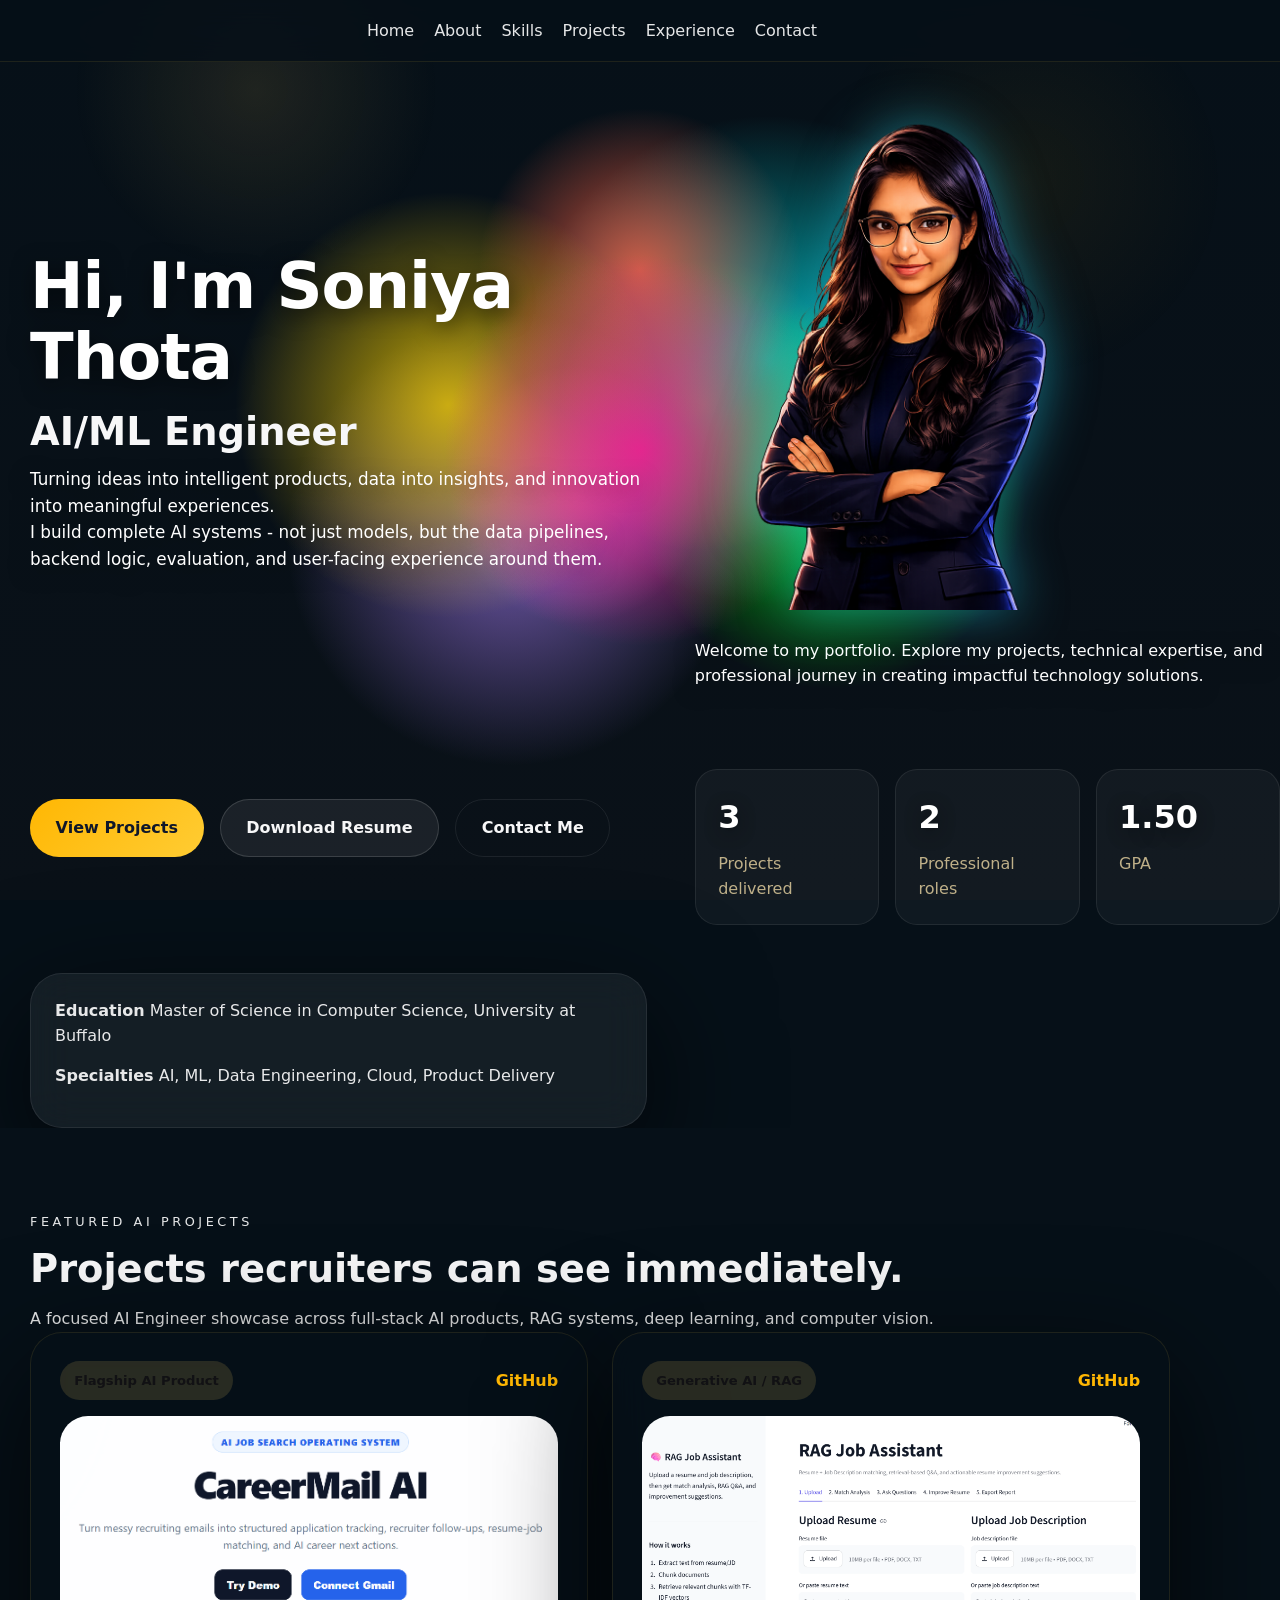
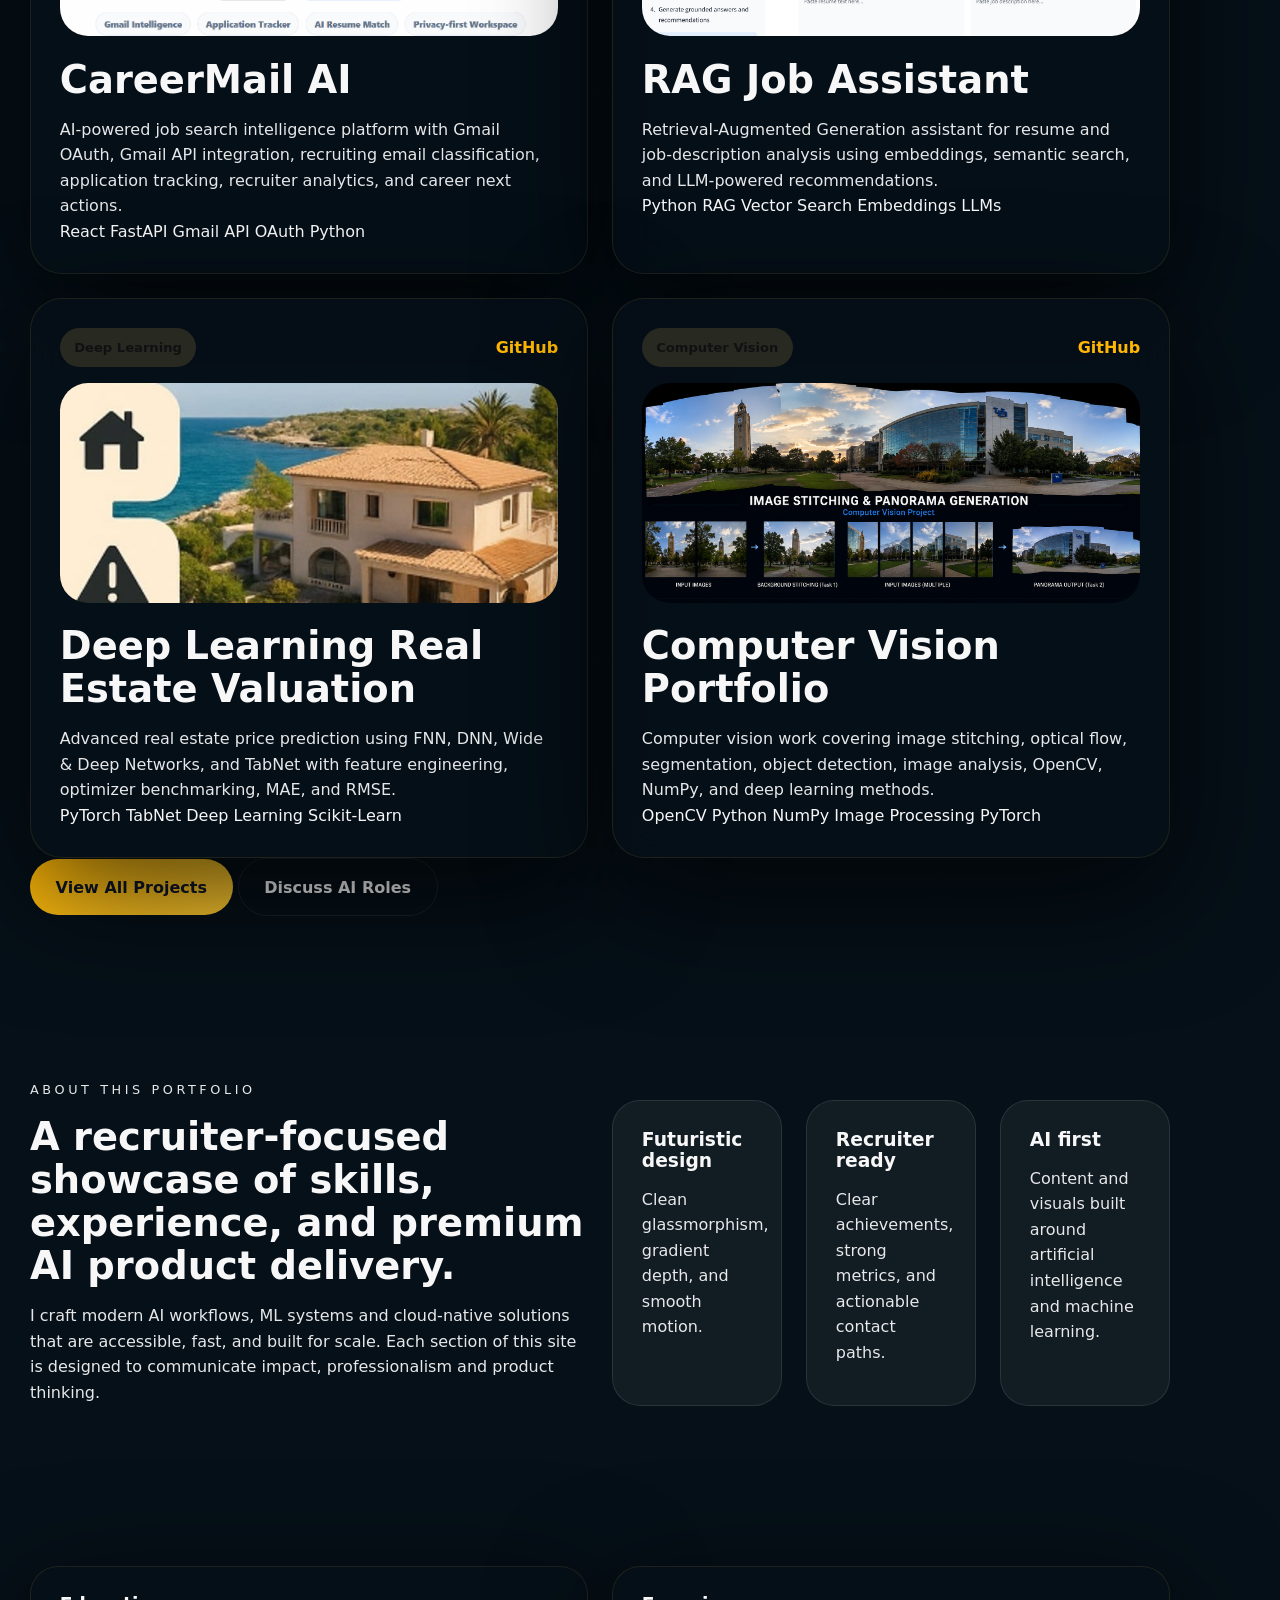
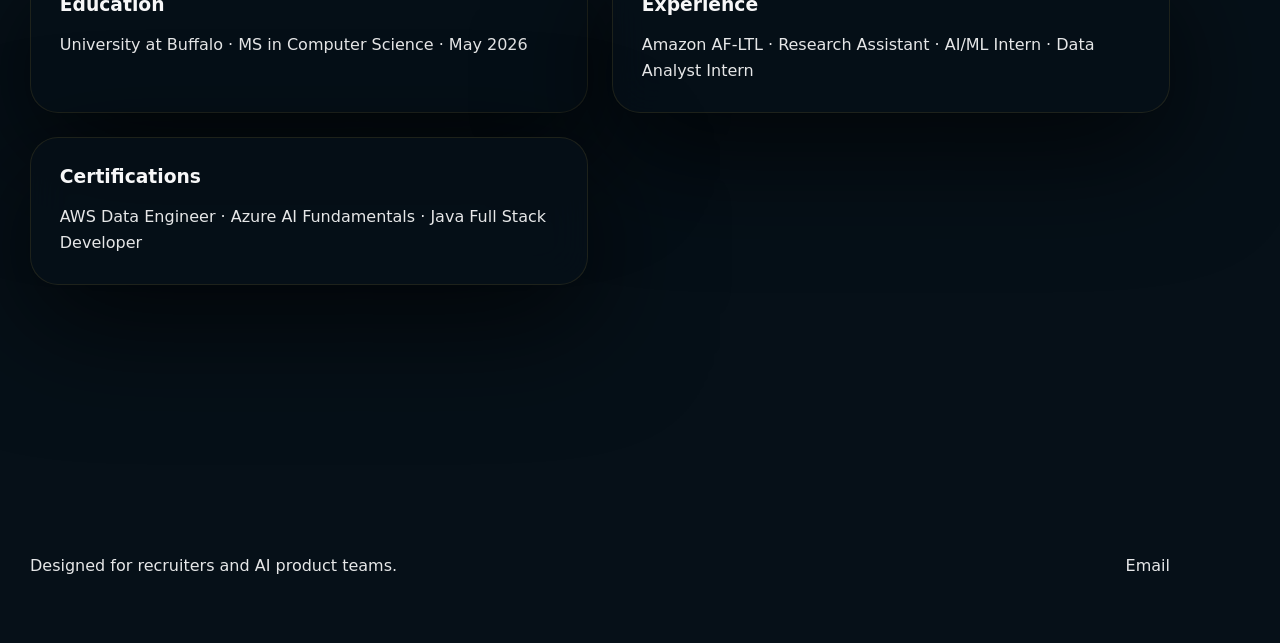
<file: index.html>
﻿<!DOCTYPE html>
<html lang="en">
<head>
  <meta charset="UTF-8">
  <meta http-equiv="X-UA-Compatible" content="IE=edge">
  <meta name="viewport" content="width=device-width, initial-scale=1.0">
  <title>Soniya Thota | AI/ML Engineer</title>
  <meta name="description" content="Soniya Thota is an AI/ML Engineer building intelligent systems through AI, ML, data engineering, and software development.">
  <link rel="stylesheet" href="style.css">
</head>
<body data-page="home">
  <div class="page-overlay"></div>
  <div class="progress-wrap"><div class="progress-bar" id="progressBar"></div></div>
  <header class="site-header">
    <div class="container header-inner">
      <nav class="site-nav" aria-label="Primary navigation">
        <a class="nav-link" href="index.html" data-page="home">Home</a>
        <a class="nav-link" href="about.html" data-page="about">About</a>
        <a class="nav-link" href="skills.html" data-page="skills">Skills</a>
        <a class="nav-link" href="projects.html" data-page="projects">Projects</a>
        <a class="nav-link" href="experience.html" data-page="experience">Experience</a>
        <a class="nav-link" href="contact.html" data-page="contact">Contact</a>
      </nav>
      <div class="header-actions">
        <!-- Theme toggle removed: site is dark-only -->
      </div>
    </div>
  </header>

  <main class="page page--home">
   <section class="hero">

    <div class="hero-content">
        <!-- ALL TEXT HERE -->
        <h1>Hi, I'm Soniya Thota</h1>
        <h2>AI/ML Engineer</h2>
    </div>

    <div class="hero-image">
          <img src="assets/avatar.png"
             class="avatar"
             alt="Soniya Thota">
    </div>

</div>
           <p class="hero-intro">
Turning ideas into intelligent products, data into insights, and innovation into meaningful experiences.
<br>
    I build complete AI systems - not just models, but the data pipelines, backend logic, evaluation, and user-facing experience around them.
           </br>
</p>


        <p class="hero-description">Welcome to my portfolio. Explore my projects, technical expertise, and professional journey in creating impactful technology solutions.</p>
        <div class="hero-actions">
          <a href="projects.html" class="button button--primary">View Projects</a>
          <a href="assets/resume.pdf" class="button button--secondary" download>Download Resume</a>
          <a href="contact.html" class="button button--ghost">Contact Me</a>
        </div>
        
        <div class="hero-metrics">
          <div><strong class="counter" data-target="5">0</strong><span>Projects delivered</span></div>
          <div><strong class="counter" data-target="4">0</strong><span>Professional roles</span></div>
          <div><strong class="counter" data-target="3.67">0</strong><span>GPA</span></div>
        </div>
      </div>

      <div class="hero-visual">
        <div class="hero-details card-glass">
          <p><strong>Education</strong> Master of Science in Computer Science, University at Buffalo</p>
          <p><strong>Specialties</strong> AI, ML, Data Engineering, Cloud, Product Delivery</p>
        </div>
      </div>

      <!-- Social links moved to bottom bar to avoid overlapping hero content -->
    </section>
<section class="section featured-projects-home">
  <div class="container">
    <p class="section-label">Featured AI Projects</p>
    <h2>Projects recruiters can see immediately.</h2>
    <p class="section-copy">
      A focused AI Engineer showcase across full-stack AI products, RAG systems, deep learning, and computer vision.
    </p>
  </div>

  <div class="container project-grid homepage-project-grid">

    <article class="project-card card-glass">
      <div class="project-top">
        <span class="project-badge">Flagship AI Product</span>
        <a class="project-link" href="https://github.com/soniya-thota/careermail-ai" target="_blank" rel="noreferrer">GitHub</a>
      </div>
      <div class="project-preview preview--careermail">
        <img src="assets/careermail.png" alt="project-preview preview--careermail">
      </div>
      <h2>CareerMail AI</h2>
      <p>
        AI-powered job search intelligence platform with Gmail OAuth, Gmail API integration,
        recruiting email classification, application tracking, recruiter analytics, and career next actions.
      </p>
      <div class="project-tags">
        <span>React</span>
        <span>FastAPI</span>
        <span>Gmail API</span>
        <span>OAuth</span>
        <span>Python</span>
      </div>
    </article>

    <article class="project-card card-glass">
      <div class="project-top">
        <span class="project-badge">Generative AI / RAG</span>
        <a class="project-link" href="https://github.com/soniya-thota/rag-job-assistant" target="_blank" rel="noreferrer">GitHub</a>
      </div>
      <div class="project-preview preview--rag"> 
        <img src="assets/rag.png" alt="project-preview preview--rag"></div>
      <h2>RAG Job Assistant</h2>
      <p>
        Retrieval-Augmented Generation assistant for resume and job-description analysis
        using embeddings, semantic search, and LLM-powered recommendations.
      </p>
      <div class="project-tags">
        <span>Python</span>
        <span>RAG</span>
        <span>Vector Search</span>
        <span>Embeddings</span>
        <span>LLMs</span>
      </div>
    </article>

    <article class="project-card card-glass">
      <div class="project-top">
        <span class="project-badge">Deep Learning</span>
        <a class="project-link" href="https://github.com/soniya-thota/House_Price_Prediction_Using_Tabnet" target="_blank" rel="noreferrer">GitHub</a>
      </div>
      <div class="project-preview">
        <img src="assets/House_price.jpeg" alt="Deep Learning Real Estate Valuation project preview">
      </div>
      <h2>Deep Learning Real Estate Valuation</h2>
      <p>
        Advanced real estate price prediction using FNN, DNN, Wide & Deep Networks,
        and TabNet with feature engineering, optimizer benchmarking, MAE, and RMSE.
      </p>
      <div class="project-tags">
        <span>PyTorch</span>
        <span>TabNet</span>
        <span>Deep Learning</span>
        <span>Scikit-Learn</span>
      </div>
    </article>

    <article class="project-card card-glass">
      <div class="project-top">
        <span class="project-badge">Computer Vision</span>
        <a class="project-link" href="https://github.com/soniya-thota/CVIP" target="_blank" rel="noreferrer">GitHub</a>
      </div>
      <div class="project-preview preview--vision">
        <img src="assets/CVIP.png" alt="CVIP project preview">
      </div>
      <h2>Computer Vision Portfolio</h2>
      <p>
        Computer vision work covering image stitching, optical flow, segmentation,
        object detection, image analysis, OpenCV, NumPy, and deep learning methods.
      </p>
      <div class="project-tags">
        <span>OpenCV</span>
        <span>Python</span>
        <span>NumPy</span>
        <span>Image Processing</span>
        <span>PyTorch</span>
      </div>
    </article>

  </div>

  <div class="container featured-projects-actions">
    <a href="projects.html" class="button button--primary">View All Projects</a>
    <a href="contact.html" class="button button--ghost">Discuss AI Roles</a>
  </div>
</section>
    <section class="section section--glass reveal">
      <div class="container split-grid">
        <div>
          <p class="section-label">About this portfolio</p>
          <h2>A recruiter-focused showcase of skills, experience, and premium AI product delivery.</h2>
          <p>I craft modern AI workflows, ML systems and cloud-native solutions that are accessible, fast, and built for scale. Each section of this site is designed to communicate impact, professionalism and product thinking.</p>
        </div>
        <div class="feature-grid">
          <article class="feature-card">
            <h3>Futuristic design</h3>
            <p>Clean glassmorphism, gradient depth, and smooth motion.</p>
          </article>
          <article class="feature-card">
            <h3>Recruiter ready</h3>
            <p>Clear achievements, strong metrics, and actionable contact paths.</p>
          </article>
          <article class="feature-card">
            <h3>AI first</h3>
            <p>Content and visuals built around artificial intelligence and machine learning.</p>
          </article>
        </div>
      </div>
    </section>

    <section class="section section--split reveal">
      <div class="container split-grid">
        <div class="mini-card card-glass">
          <h3>Education</h3>
          <p>University at Buffalo · MS in Computer Science · May 2026</p>
        </div>
        <div class="mini-card card-glass">
          <h3>Experience</h3>
          <p>Amazon AF-LTL · Research Assistant · AI/ML Intern · Data Analyst Intern</p>
        </div>
        <div class="mini-card card-glass">
          <h3>Certifications</h3>
          <p>AWS Data Engineer · Azure AI Fundamentals · Java Full Stack Developer</p>
        </div>
      </div>
    </section>

  </main>

  <footer class="site-footer">
    <div class="container footer-inner">
      <p>Designed for recruiters and AI product teams.</p>
      <nav class="footer-nav" aria-label="Footer navigation">
        <a href="mailto:thotasoni996@gmail.com">Email</a>
      </nav>
    </div>
  </footer>

  <div class="corner-social" aria-hidden="false">
    <a class="social-link" href="https://www.linkedin.com/in/thotasoni/" target="_blank" rel="noreferrer" aria-label="LinkedIn - opens in new tab">
      <svg viewBox="0 0 24 24" fill="currentColor" aria-hidden="true"><path d="M4.98 3.5C4.98 4.88 3.87 6 2.49 6S0 4.88 0 3.5 1.11 1 2.49 1 4.98 2.12 4.98 3.5zM0 8.98h4.98V24H0V8.98zM8.5 8.98h4.78v2.04h.07c.66-1.25 2.27-2.56 4.68-2.56 5 0 5.93 3.29 5.93 7.57V24h-4.98v-7.45c0-1.78-.03-4.07-2.48-4.07-2.48 0-2.86 1.94-2.86 3.95V24H8.5V8.98z"/></svg>
      <span>LinkedIn</span>
    </a>

    <a class="social-link" href="https://github.com/soniya-thota" target="_blank" rel="noreferrer" aria-label="GitHub - opens in new tab">
      <svg viewBox="0 0 24 24" fill="currentColor" aria-hidden="true"><path d="M12 .5C5.73.5.75 5.48.75 11.76c0 4.94 3.2 9.13 7.64 10.61.56.1.76-.24.76-.53 0-.26-.01-1.12-.02-2.03-3.11.68-3.77-1.5-3.77-1.5-.51-1.29-1.25-1.63-1.25-1.63-1.02-.7.08-.69.08-.69 1.13.08 1.73 1.16 1.73 1.16 1.01 1.73 2.65 1.23 3.29.94.1-.74.39-1.23.71-1.51-2.48-.28-5.09-1.24-5.09-5.53 0-1.22.43-2.22 1.14-3-.12-.28-.5-1.42.11-2.97 0 0 .93-.3 3.05 1.14a10.6 10.6 0 012.78-.37c.94.01 1.89.13 2.78.38 2.12-1.44 3.05-1.14 3.05-1.14.61 1.55.23 2.69.11 2.97.71.78 1.14 1.78 1.14 3 0 4.3-2.62 5.24-5.11 5.52.4.34.76 1.01.76 2.04 0 1.47-.01 2.65-.01 3.01 0 .29.2.64.77.53C19.05 20.88 22.25 16.7 22.25 11.76 22.25 5.48 17.27.5 12 .5z"/></svg>
      <span>GitHub</span>
    </a>

    <a class="social-link" href="assets/resume.pdf" download aria-label="Download resume">
      <svg viewBox="0 0 24 24" fill="currentColor" aria-hidden="true"><path d="M14 2H6a2 2 0 00-2 2v16a2 2 0 002 2h12a2 2 0 002-2V8l-6-6zM13 3.5L18.5 9H13V3.5zM8 12h8v2H8v-2zm0 4h8v2H8v-2z"/></svg>
      <span>Resume</span>
    </a>

    <div class="contact-info-divider"></div>

    <a class="contact-info-link" href="mailto:thotasoni996@gmail.com" aria-label="Email Soniya">
      <svg viewBox="0 0 24 24" fill="currentColor" aria-hidden="true"><path d="M20 4H4c-1.1 0-2 .9-2 2v12c0 1.1.9 2 2 2h16c1.1 0 2-.9 2-2V6c0-1.1-.9-2-2-2zm0 4l-8 5-8-5V6l8 5 8-5v2z"/></svg>
      <span class="contact-info-text">thotasoni996@gmail.com</span>
    </a>

    <a class="contact-info-link" href="tel:+17163089712" aria-label="Call Soniya">
      <svg viewBox="0 0 24 24" fill="currentColor" aria-hidden="true"><path d="M17.92 7.02C15.8915026 3.93029521 11.8589582 3.05342157 8.55 4.69v2.26c2.3 -1.1 4.05 -0.5 5.84 1.26 2.11 2.11 2.63 4.75 1.38 7.46h2.06c1.33 -2.92 0.97 -6.465 -0.91 -9.15zM19.53 3.02C16.604127 0.134285714 11.253143 0.534285714 7.54 2.23v2.26c2.5 -1.25 4.85 -0.75 6.54 0.99 2 2 2.34 4.26 1.5 6.02h2.04c.6 -1.89 .25 -4.23 -1.5 -6.48zm-9.8 11.01H6.63c.33 1.48 1.71 2.63 3.37 2.63 1.66 0 3.04 -1.15 3.37 -2.63v-4.28c0 -.75 .75 -1.5 1.5 -1.5s1.5 .75 1.5 1.5v4.28h2.04v-4.28C18.5 6.82 16.54 5 14 5c-2.54 0 -4.5 1.82 -4.5 4.04v5.99z"/></svg>
      <span class="contact-info-text">+1 (716) 308-9712</span>
    </a>
  </div>

  <script src="script.js"></script>
</body>
</html>
</file>
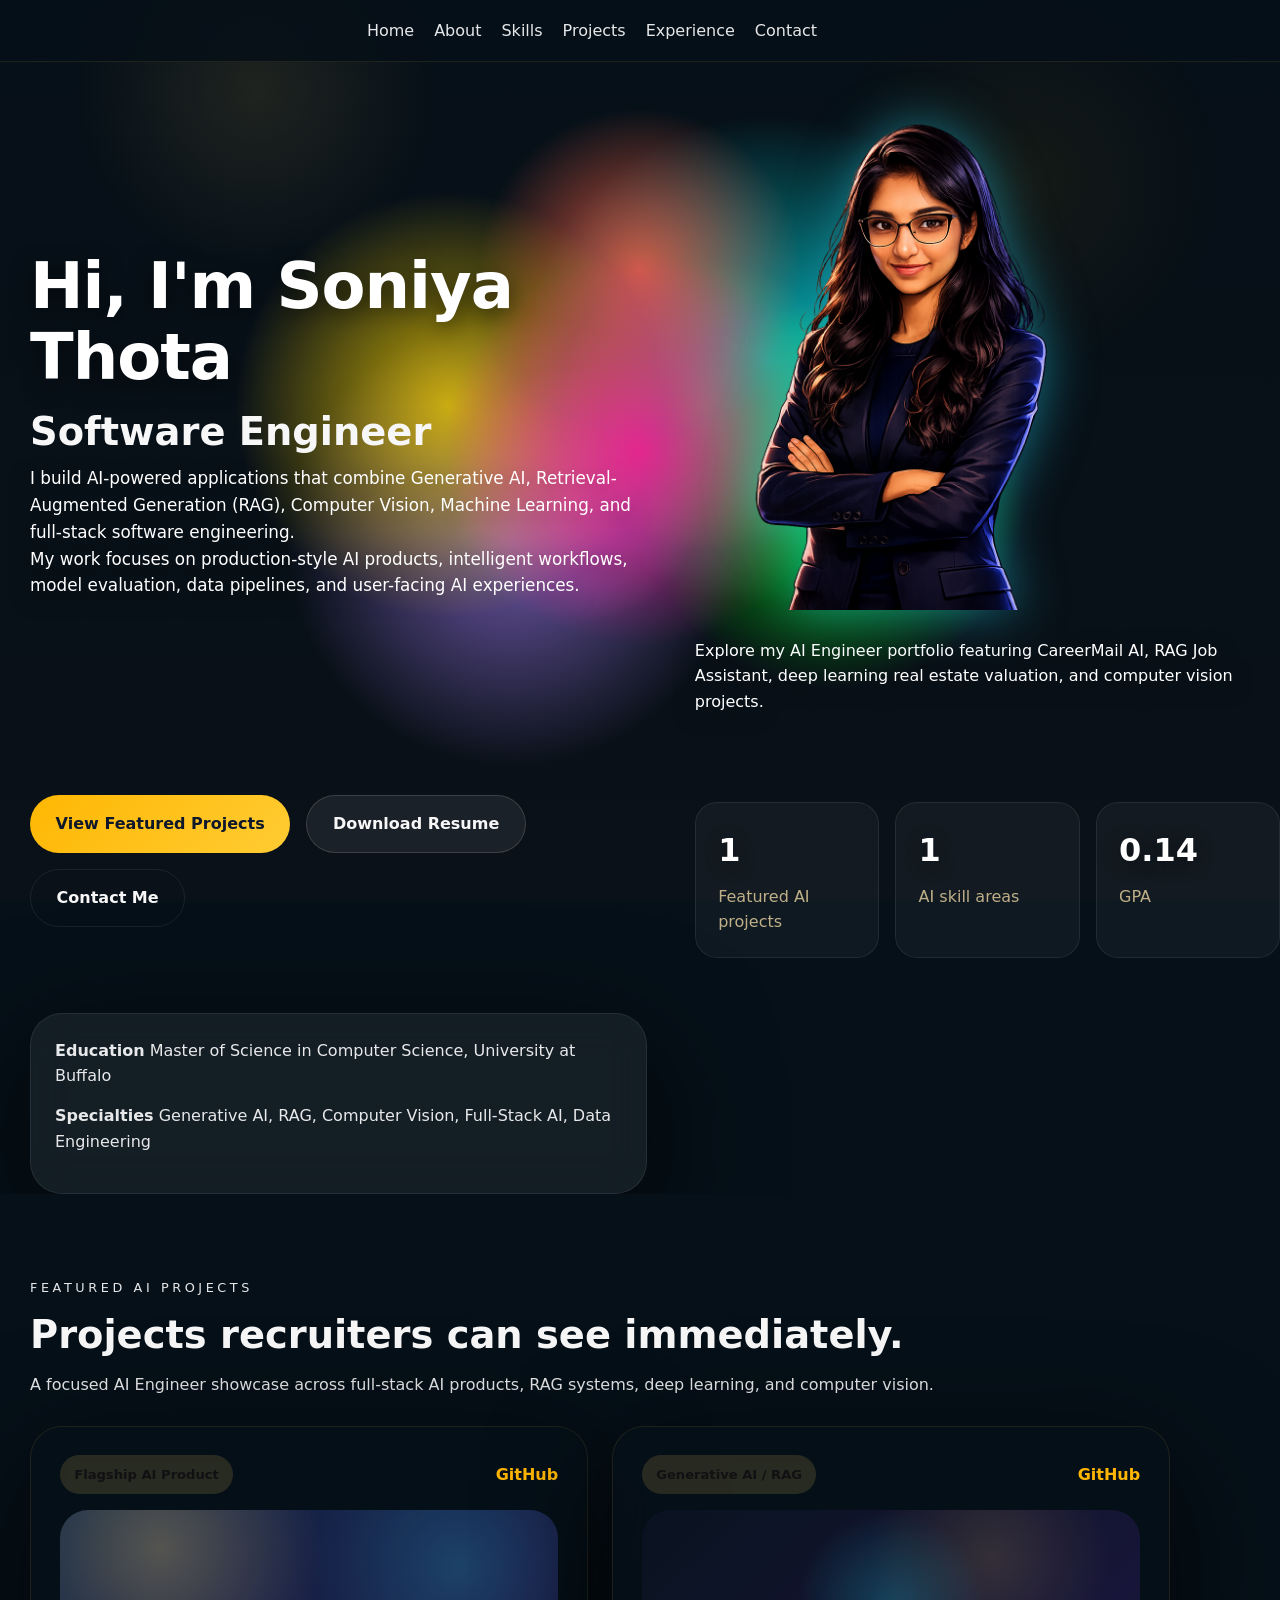
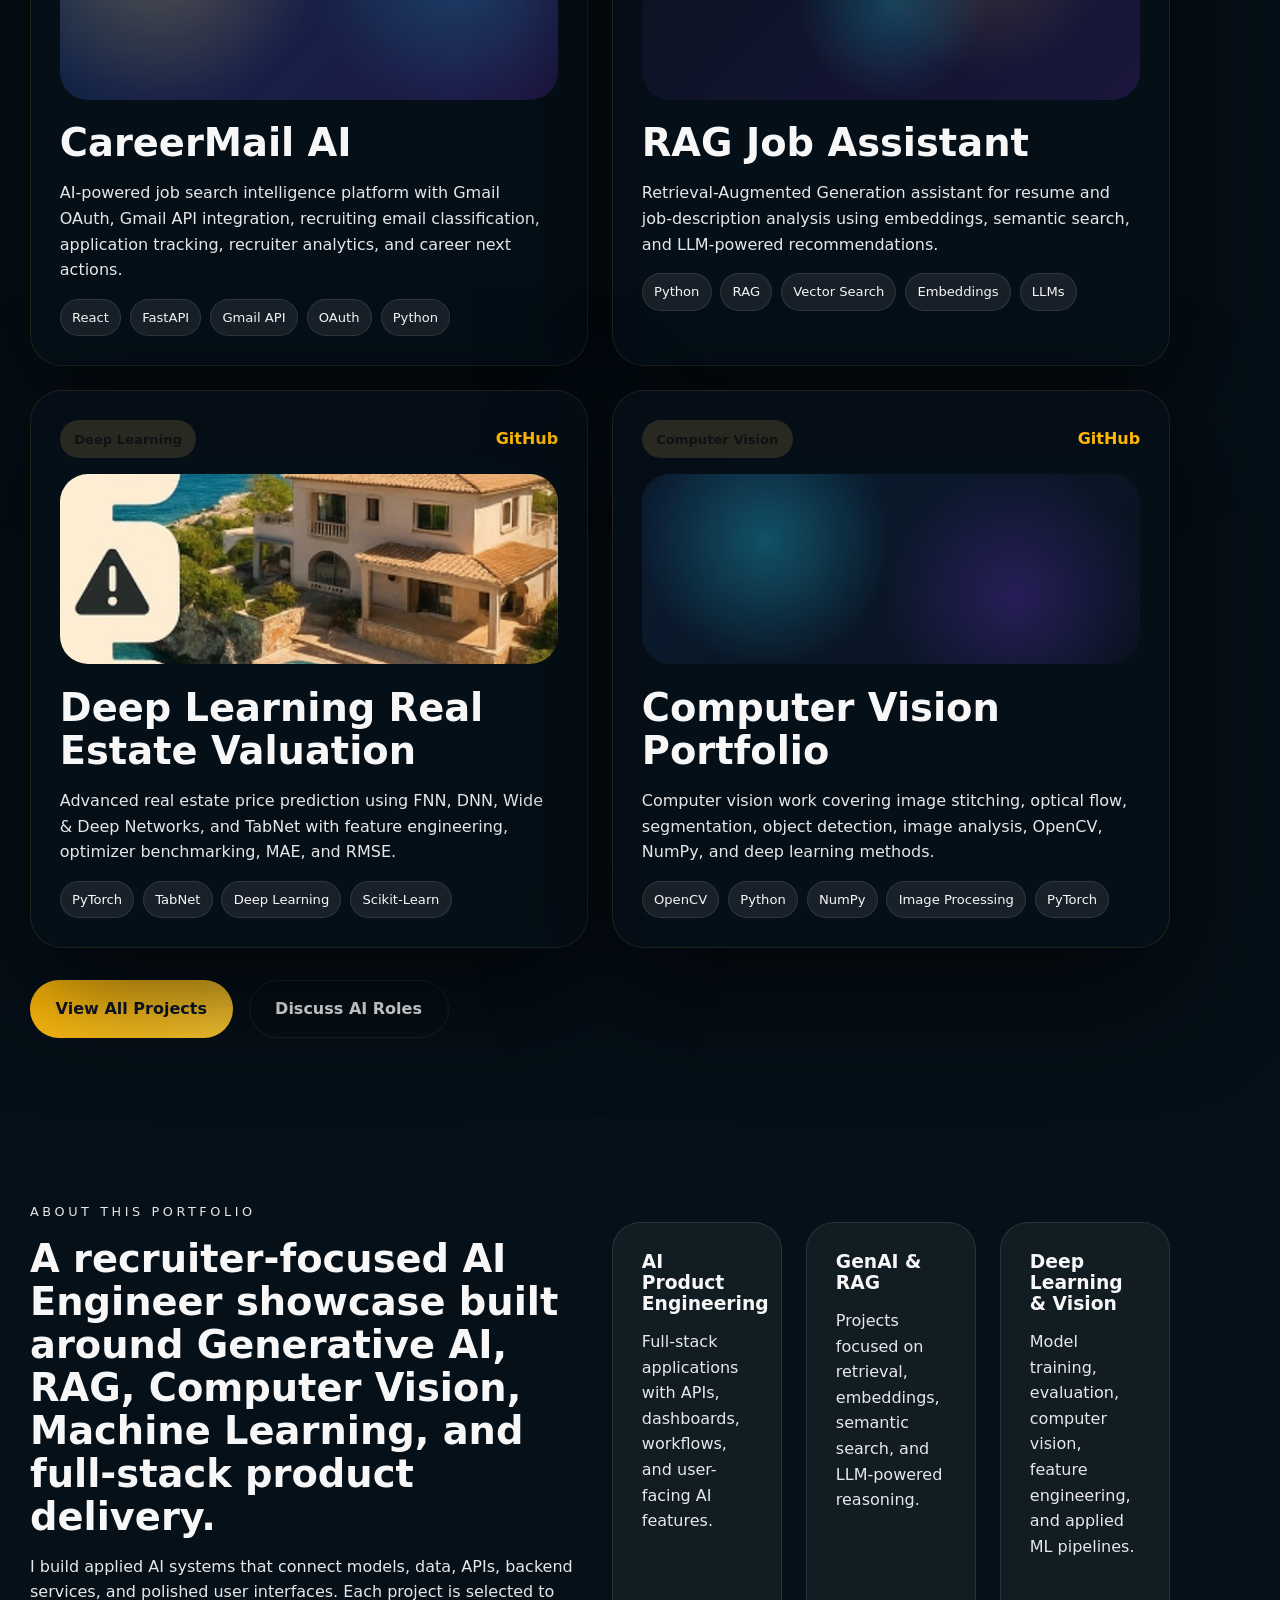
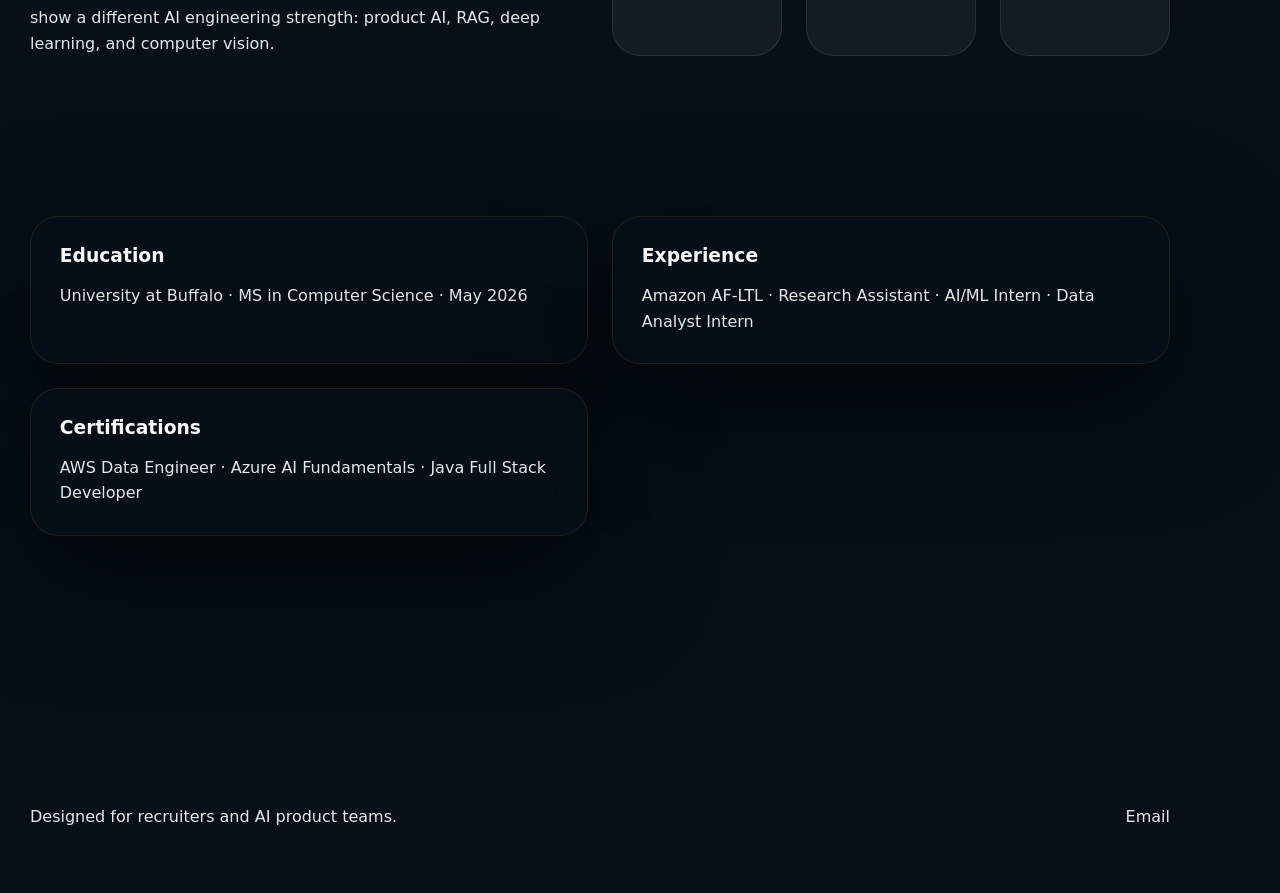
<file: OneDrive/Desktop/CERTII/JOBRAT/AI/soniya-thota-ai-engineer-portfolio/soniya-thota-portfolio/index.html>
<!DOCTYPE html>
<html lang="en">
<head>
  <meta charset="UTF-8">
  <meta http-equiv="X-UA-Compatible" content="IE=edge">
  <meta name="viewport" content="width=device-width, initial-scale=1.0">
  <title>Soniya Thota | Software Engineer | AI Engineer Portfolio</title>
  <meta name="description" content="Soniya Thota is an AI Engineer focused on Generative AI, RAG, Computer Vision, Machine Learning, and full-stack AI applications.">
  <link rel="stylesheet" href="style.css">
</head>
<body data-page="home">
  <div class="page-overlay"></div>
  <div class="progress-wrap"><div class="progress-bar" id="progressBar"></div></div>

  <header class="site-header">
    <div class="container header-inner">
      <nav class="site-nav" aria-label="Primary navigation">
        <a class="nav-link" href="index.html" data-page="home">Home</a>
        <a class="nav-link" href="about.html" data-page="about">About</a>
        <a class="nav-link" href="skills.html" data-page="skills">Skills</a>
        <a class="nav-link" href="projects.html" data-page="projects">Projects</a>
        <a class="nav-link" href="experience.html" data-page="experience">Experience</a>
        <a class="nav-link" href="contact.html" data-page="contact">Contact</a>
      </nav>
      <div class="header-actions">
        <!-- Theme toggle removed: site is dark-only -->
      </div>
    </div>
  </header>

  <main class="page page--home">
    <section class="hero">
      <div class="hero-content">
        <h1>Hi, I'm Soniya Thota</h1>
        <h2>Software Engineer</h2>
      </div>

      <div class="hero-image">
        <img src="assets/avatar.png" class="avatar" alt="Soniya Thota">
      </div>

      <p class="hero-intro">
        I build AI-powered applications that combine Generative AI, Retrieval-Augmented Generation (RAG), Computer Vision, Machine Learning, and full-stack software engineering.
        <br>
        My work focuses on production-style AI products, intelligent workflows, model evaluation, data pipelines, and user-facing AI experiences.
        </br>
      </p>

      <p class="hero-description">
        Explore my AI Engineer portfolio featuring CareerMail AI, RAG Job Assistant, deep learning real estate valuation, and computer vision projects.
      </p>

      <div class="hero-actions">
        <a href="projects.html" class="button button--primary">View Featured Projects</a>
        <a href="assets/resume.pdf" class="button button--secondary" download>Download Resume</a>
        <a href="contact.html" class="button button--ghost">Contact Me</a>
      </div>

      <div class="hero-metrics">
        <div><strong class="counter" data-target="4">0</strong><span>Featured AI projects</span></div>
        <div><strong class="counter" data-target="5">0</strong><span>AI skill areas</span></div>
        <div><strong class="counter" data-target="3.67">0</strong><span>GPA</span></div>
      </div>

      <div class="hero-visual">
        <div class="hero-details card-glass">
          <p><strong>Education</strong> Master of Science in Computer Science, University at Buffalo</p>
          <p><strong>Specialties</strong> Generative AI, RAG, Computer Vision, Full-Stack AI, Data Engineering</p>
        </div>
      </div>

      <!-- Social links moved to bottom bar to avoid overlapping hero content -->
    </section>

    <section class="section featured-projects-home">
      <div class="container">
        <p class="section-label">Featured AI Projects</p>
        <h2>Projects recruiters can see immediately.</h2>
        <p class="section-copy">A focused AI Engineer showcase across full-stack AI products, RAG systems, deep learning, and computer vision.</p>
      </div>

      <div class="container project-grid homepage-project-grid">
        <article class="project-card card-glass">
          <div class="project-top">
            <span class="project-badge">Flagship AI Product</span>
            <a class="project-link" href="https://github.com/soniya-thota/careermail-ai" target="_blank" rel="noreferrer">GitHub</a>
          </div>
          <div class="project-preview preview--careermail"></div>
          <h2>CareerMail AI</h2>
          <p>AI-powered job search intelligence platform with Gmail OAuth, Gmail API integration, recruiting email classification, application tracking, recruiter analytics, and career next actions.</p>
          <div class="project-tags"><span>React</span><span>FastAPI</span><span>Gmail API</span><span>OAuth</span><span>Python</span></div>
        </article>

        <article class="project-card card-glass">
          <div class="project-top">
            <span class="project-badge">Generative AI / RAG</span>
            <a class="project-link" href="https://github.com/soniya-thota/rag-job-assistant" target="_blank" rel="noreferrer">GitHub</a>
          </div>
          <div class="project-preview preview--rag"></div>
          <h2>RAG Job Assistant</h2>
          <p>Retrieval-Augmented Generation assistant for resume and job-description analysis using embeddings, semantic search, and LLM-powered recommendations.</p>
          <div class="project-tags"><span>Python</span><span>RAG</span><span>Vector Search</span><span>Embeddings</span><span>LLMs</span></div>
        </article>

        <article class="project-card card-glass">
          <div class="project-top">
            <span class="project-badge">Deep Learning</span>
            <a class="project-link" href="https://github.com/soniya-thota/House_Price_Prediction_Using_Tabnet" target="_blank" rel="noreferrer">GitHub</a>
          </div>
          <div class="project-preview">
            <img src="assets/House_price.jpeg" alt="Deep Learning Real Estate Valuation project preview">
          </div>
          <h2>Deep Learning Real Estate Valuation</h2>
          <p>Advanced real estate price prediction using FNN, DNN, Wide & Deep Networks, and TabNet with feature engineering, optimizer benchmarking, MAE, and RMSE.</p>
          <div class="project-tags"><span>PyTorch</span><span>TabNet</span><span>Deep Learning</span><span>Scikit-Learn</span></div>
        </article>

        <article class="project-card card-glass">
          <div class="project-top">
            <span class="project-badge">Computer Vision</span>
            <a class="project-link" href="https://github.com/soniya-thota" target="_blank" rel="noreferrer">GitHub</a>
          </div>
          <div class="project-preview preview--vision"></div>
          <h2>Computer Vision Portfolio</h2>
          <p>Computer vision work covering image stitching, optical flow, segmentation, object detection, image analysis, OpenCV, NumPy, and deep learning methods.</p>
          <div class="project-tags"><span>OpenCV</span><span>Python</span><span>NumPy</span><span>Image Processing</span><span>PyTorch</span></div>
        </article>
      </div>

      <div class="container featured-projects-actions">
        <a href="projects.html" class="button button--primary">View All Projects</a>
        <a href="contact.html" class="button button--ghost">Discuss AI Roles</a>
      </div>
    </section>

    <section class="section section--glass reveal">
      <div class="container split-grid">
        <div>
          <p class="section-label">About this portfolio</p>
          <h2>A recruiter-focused AI Engineer showcase built around Generative AI, RAG, Computer Vision, Machine Learning, and full-stack product delivery.</h2>
          <p>I build applied AI systems that connect models, data, APIs, backend services, and polished user interfaces. Each project is selected to show a different AI engineering strength: product AI, RAG, deep learning, and computer vision.</p>
        </div>

        <div class="feature-grid">
          <article class="feature-card">
            <h3>AI Product Engineering</h3>
            <p>Full-stack applications with APIs, dashboards, workflows, and user-facing AI features.</p>
          </article>
          <article class="feature-card">
            <h3>GenAI & RAG</h3>
            <p>Projects focused on retrieval, embeddings, semantic search, and LLM-powered reasoning.</p>
          </article>
          <article class="feature-card">
            <h3>Deep Learning & Vision</h3>
            <p>Model training, evaluation, computer vision, feature engineering, and applied ML pipelines.</p>
          </article>
        </div>
      </div>
    </section>

    <section class="section section--split reveal">
      <div class="container split-grid">
        <div class="mini-card card-glass">
          <h3>Education</h3>
          <p>University at Buffalo · MS in Computer Science · May 2026</p>
        </div>
        <div class="mini-card card-glass">
          <h3>Experience</h3>
          <p>Amazon AF-LTL · Research Assistant · AI/ML Intern · Data Analyst Intern</p>
        </div>
        <div class="mini-card card-glass">
          <h3>Certifications</h3>
          <p>AWS Data Engineer · Azure AI Fundamentals · Java Full Stack Developer</p>
        </div>
      </div>
    </section>
  </main>

  <footer class="site-footer">
    <div class="container footer-inner">
      <p>Designed for recruiters and AI product teams.</p>
      <nav class="footer-nav" aria-label="Footer navigation">
        <a href="mailto:thotasoni996@gmail.com">Email</a>
      </nav>
    </div>
  </footer>

  <div class="corner-social" aria-hidden="false">
    <a class="social-link" href="https://www.linkedin.com/in/thotasoni/" target="_blank" rel="noreferrer" aria-label="LinkedIn - opens in new tab">
      <span>LinkedIn</span>
    </a>
    <a class="social-link" href="https://github.com/soniya-thota" target="_blank" rel="noreferrer" aria-label="GitHub - opens in new tab">
      <span>GitHub</span>
    </a>
    <a class="social-link" href="assets/resume.pdf" download aria-label="Download resume">
      <span>Resume</span>
    </a>

    <div class="contact-info-divider"></div>

    <a class="contact-info-link" href="mailto:thotasoni996@gmail.com" aria-label="Email Soniya">
      <span class="contact-info-text">thotasoni996@gmail.com</span>
    </a>
    <a class="contact-info-link" href="tel:+17163089712" aria-label="Call Soniya">
      <span class="contact-info-text">+1 (716) 308-9712</span>
    </a>
  </div>

  <script src="script.js"></script>
</body>
</html>
</file>
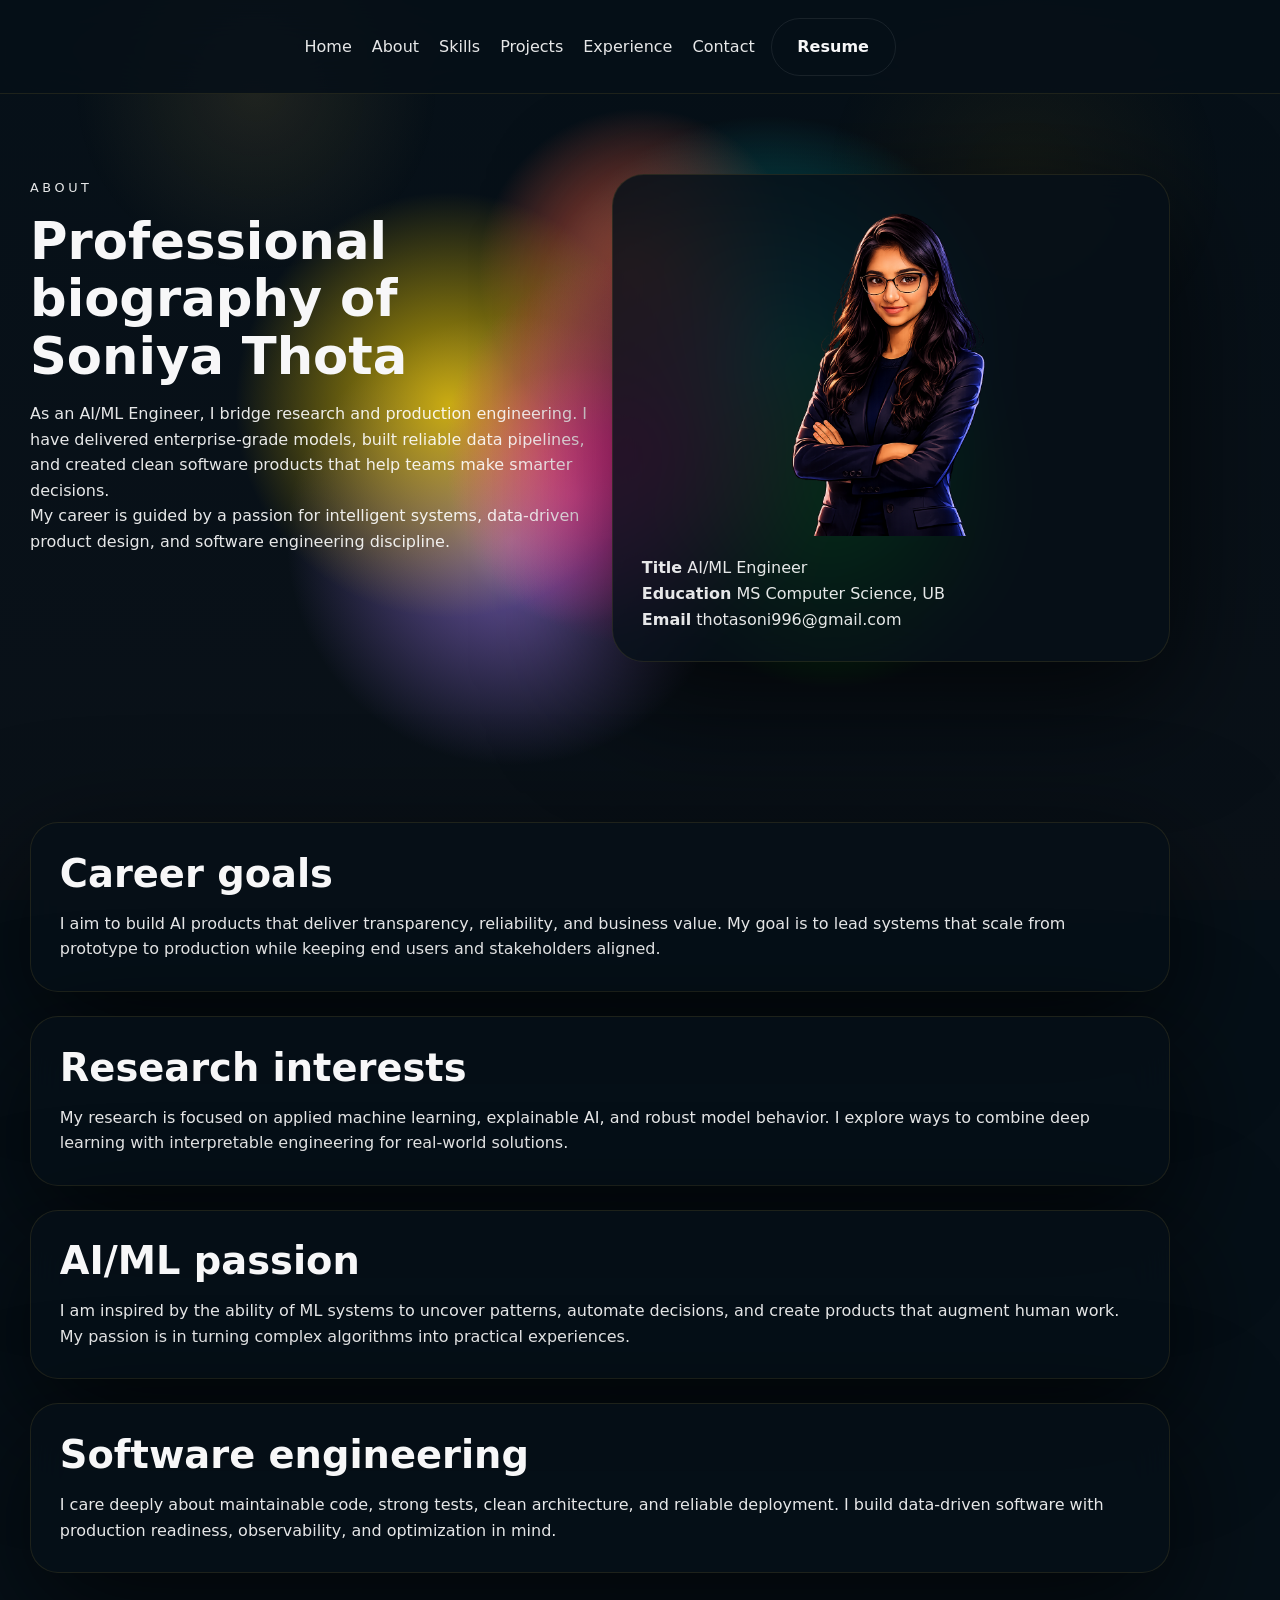
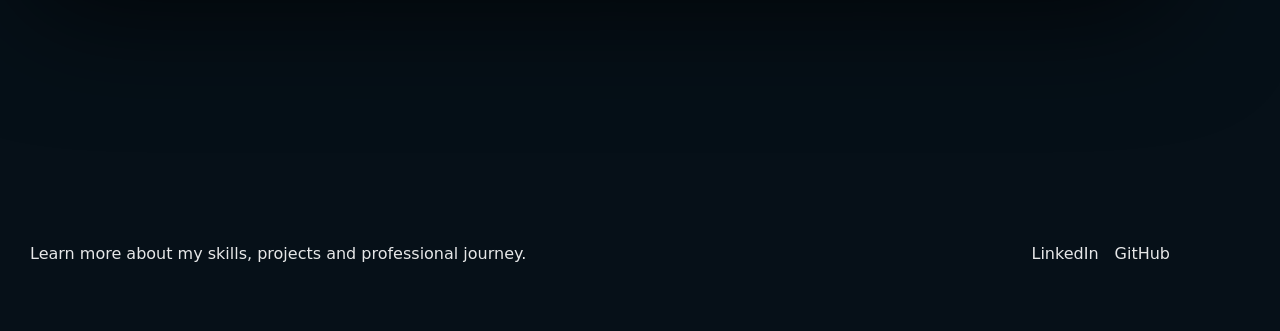
<file: about.html>
<!DOCTYPE html>
<html lang="en">
<head>
  <meta charset="UTF-8">
  <meta http-equiv="X-UA-Compatible" content="IE=edge">
  <meta name="viewport" content="width=device-width, initial-scale=1.0">
  <title>About | Soniya Thota</title>
  <meta name="description" content="About Soniya Thota, AI/ML Engineer. Learn about her professional biography, career goals, research interests, and passion for AI.">
  <link rel="stylesheet" href="style.css">
</head>
<body data-page="about">
  <div class="page-overlay"></div>
  <div class="progress-wrap"><div class="progress-bar" id="progressBar"></div></div>

  <header class="site-header">
    <div class="container header-inner">
      <nav class="site-nav" aria-label="Primary navigation">
        <a class="nav-link" href="index.html" data-page="home">Home</a>
        <a class="nav-link" href="about.html" data-page="about">About</a>
        <a class="nav-link" href="skills.html" data-page="skills">Skills</a>
        <a class="nav-link" href="projects.html" data-page="projects">Projects</a>
        <a class="nav-link" href="experience.html" data-page="experience">Experience</a>
        <a class="nav-link" href="contact.html" data-page="contact">Contact</a>
      </nav>
      <div class="header-actions">
        <button class="theme-toggle" id="themeToggle" type="button" aria-label="Toggle light and dark theme">🌙</button>
        <a class="button button--ghost" href="assets/resume.pdf" download>Resume</a>
      </div>
    </div>
  </header>

  <main class="page page--about">
    <section class="section section--intro reveal">
      <div class="container split-grid">
        <div>
          <p class="section-label">About</p>
          <h1>Professional biography of Soniya Thota</h1>
          <p>As an AI/ML Engineer, I bridge research and production engineering. I have delivered enterprise-grade models, built reliable data pipelines, and created clean software products that help teams make smarter decisions.</p>
          <p>My career is guided by a passion for intelligent systems, data-driven product design, and software engineering discipline.</p>
        </div>
        <div class="portrait-card card-glass">
          <img src="assets/avatar.png" alt="Soniya Thota portrait" loading="lazy">
          <div>
            <p><strong>Title</strong> AI/ML Engineer</p>
            <p><strong>Education</strong> MS Computer Science, UB</p>
            <p><strong>Email</strong> thotasoni996@gmail.com</p>
          </div>
        </div>
      </div>
    </section>

    <section class="section section--glass reveal">
      <div class="container about-grid">
        <article class="text-panel card-glass">
          <h2>Career goals</h2>
          <p>I aim to build AI products that deliver transparency, reliability, and business value. My goal is to lead systems that scale from prototype to production while keeping end users and stakeholders aligned.</p>
        </article>
        <article class="text-panel card-glass">
          <h2>Research interests</h2>
          <p>My research is focused on applied machine learning, explainable AI, and robust model behavior. I explore ways to combine deep learning with interpretable engineering for real-world solutions.</p>
        </article>
        <article class="text-panel card-glass">
          <h2>AI/ML passion</h2>
          <p>I am inspired by the ability of ML systems to uncover patterns, automate decisions, and create products that augment human work. My passion is in turning complex algorithms into practical experiences.</p>
        </article>
        <article class="text-panel card-glass">
          <h2>Software engineering</h2>
          <p>I care deeply about maintainable code, strong tests, clean architecture, and reliable deployment. I build data-driven software with production readiness, observability, and optimization in mind.</p>
        </article>
      </div>
    </section>
  </main>

  <footer class="site-footer">
    <div class="container footer-inner">
      <p>Learn more about my skills, projects and professional journey.</p>
      <nav class="footer-nav" aria-label="Footer navigation">
        <a href="https://www.linkedin.com/in/thotasoni/" target="_blank" rel="noreferrer">LinkedIn</a>
        <a href="https://github.com/soniya-thota" target="_blank" rel="noreferrer">GitHub</a>
      </nav>
    </div>
  </footer>

  <script src="script.js"></script>
</body>
</html>
</file>
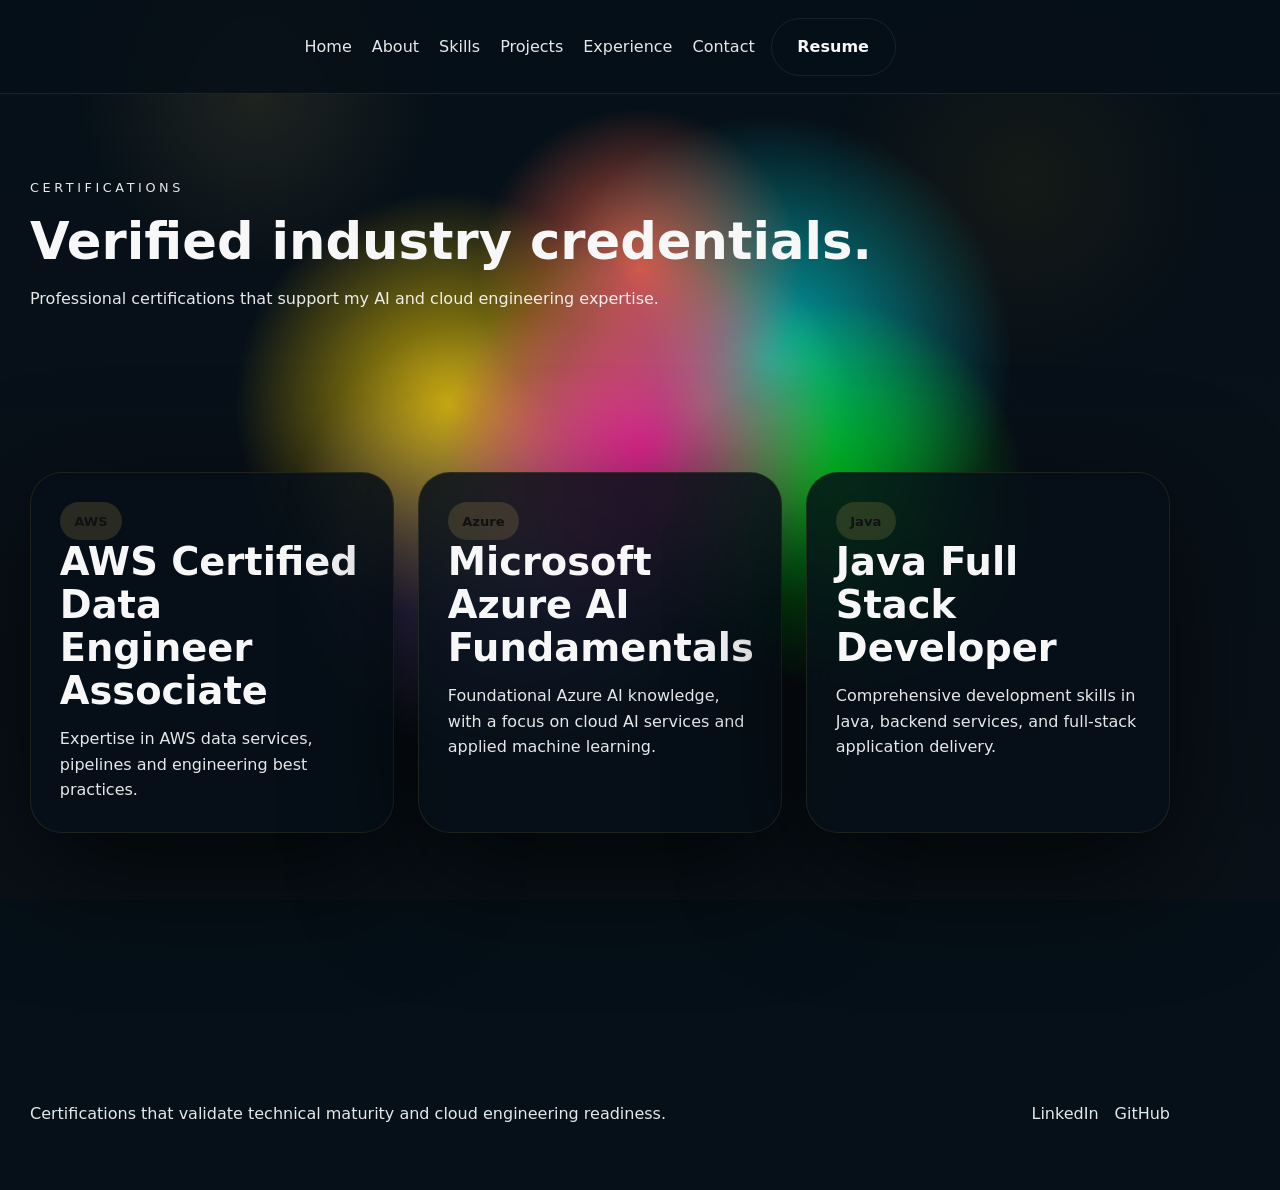
<file: certifications.html>
<!DOCTYPE html>
<html lang="en">
<head>
  <meta charset="UTF-8">
  <meta http-equiv="X-UA-Compatible" content="IE=edge">
  <meta name="viewport" content="width=device-width, initial-scale=1.0">
  <title>Certifications | Soniya Thota</title>
  <meta name="description" content="Certifications held by Soniya Thota, including AWS, Azure and Java credentials.">
  <link rel="stylesheet" href="style.css">
</head>
<body data-page="certifications">
  <div class="page-overlay"></div>
  <div class="progress-wrap"><div class="progress-bar" id="progressBar"></div></div>

  <header class="site-header">
    <div class="container header-inner">
      <nav class="site-nav" aria-label="Primary navigation">
        <a class="nav-link" href="index.html" data-page="home">Home</a>
        <a class="nav-link" href="about.html" data-page="about">About</a>
        <a class="nav-link" href="skills.html" data-page="skills">Skills</a>
        <a class="nav-link" href="projects.html" data-page="projects">Projects</a>
        <a class="nav-link" href="experience.html" data-page="experience">Experience</a>
        <a class="nav-link" href="contact.html" data-page="contact">Contact</a>
      </nav>
      <div class="header-actions">
        <button class="theme-toggle" id="themeToggle" type="button" aria-label="Toggle light and dark theme">🌙</button>
        <a class="button button--ghost" href="assets/resume.pdf" download>Resume</a>
      </div>
    </div>
  </header>

  <main class="page page--certifications">
    <section class="section reveal">
      <div class="container">
        <p class="section-label">Certifications</p>
        <h1>Verified industry credentials.</h1>
        <p class="section-copy">Professional certifications that support my AI and cloud engineering expertise.</p>
      </div>
    </section>

    <section class="section section--glass reveal">
      <div class="container certification-grid">
        <article class="cert-card card-glass">
          <span class="cert-badge">AWS</span>
          <h2>AWS Certified Data Engineer Associate</h2>
          <p>Expertise in AWS data services, pipelines and engineering best practices.</p>
        </article>
        <article class="cert-card card-glass">
          <span class="cert-badge">Azure</span>
          <h2>Microsoft Azure AI Fundamentals</h2>
          <p>Foundational Azure AI knowledge, with a focus on cloud AI services and applied machine learning.</p>
        </article>
        <article class="cert-card card-glass">
          <span class="cert-badge">Java</span>
          <h2>Java Full Stack Developer</h2>
          <p>Comprehensive development skills in Java, backend services, and full-stack application delivery.</p>
        </article>
      </div>
    </section>
  </main>

  <footer class="site-footer">
    <div class="container footer-inner">
      <p>Certifications that validate technical maturity and cloud engineering readiness.</p>
      <nav class="footer-nav" aria-label="Footer navigation">
        <a href="https://www.linkedin.com/in/thotasoni/" target="_blank" rel="noreferrer">LinkedIn</a>
        <a href="https://github.com/soniya-thota" target="_blank" rel="noreferrer">GitHub</a>
      </nav>
    </div>
  </footer>

  <script src="script.js"></script>
</body>
</html>
</file>
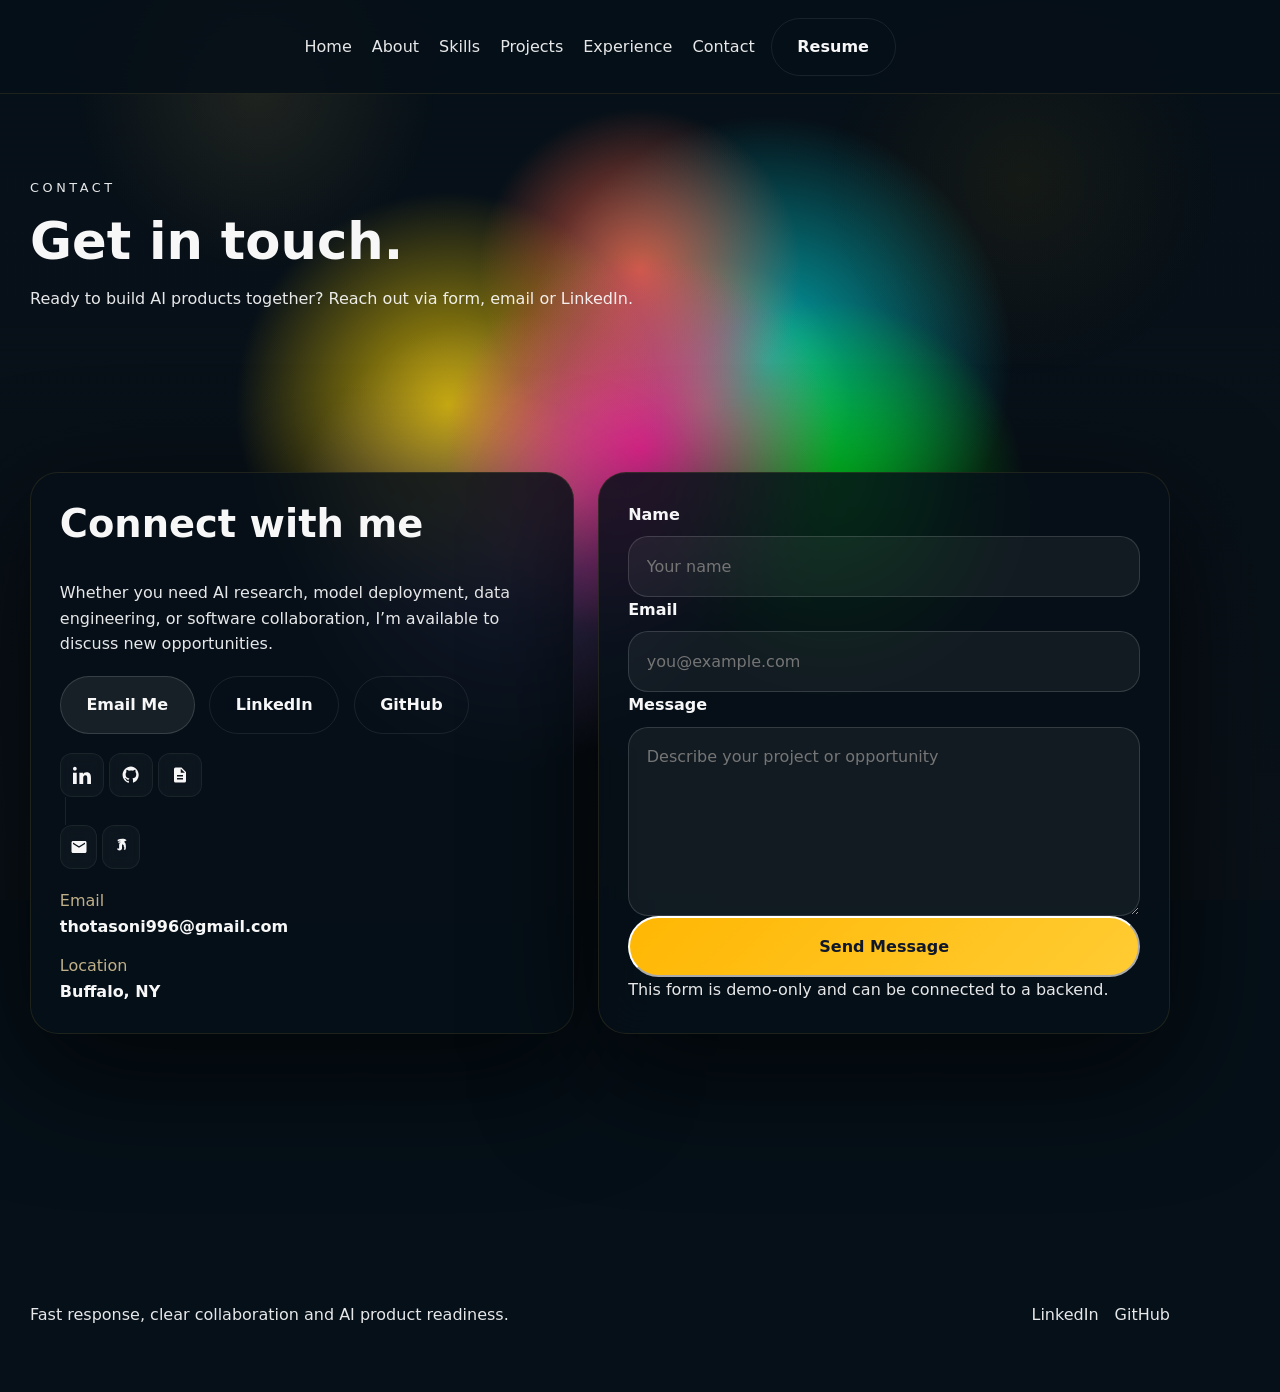
<file: contact.html>
<!DOCTYPE html>
<html lang="en">
<head>
  <meta charset="UTF-8">
  <meta http-equiv="X-UA-Compatible" content="IE=edge">
  <meta name="viewport" content="width=device-width, initial-scale=1.0">
  <title>Contact | Soniya Thota</title>
  <meta name="description" content="Contact Soniya Thota via email, LinkedIn, GitHub or the contact form.">
  <link rel="stylesheet" href="style.css">
</head>
<body data-page="contact">
  <div class="page-overlay"></div>
  <div class="progress-wrap"><div class="progress-bar" id="progressBar"></div></div>

  <header class="site-header">
    <div class="container header-inner">
      <nav class="site-nav" aria-label="Primary navigation">
        <a class="nav-link" href="index.html" data-page="home">Home</a>
        <a class="nav-link" href="about.html" data-page="about">About</a>
        <a class="nav-link" href="skills.html" data-page="skills">Skills</a>
        <a class="nav-link" href="projects.html" data-page="projects">Projects</a>
        <a class="nav-link" href="experience.html" data-page="experience">Experience</a>
        <a class="nav-link" href="contact.html" data-page="contact">Contact</a>
      </nav>
      <div class="header-actions">
        <button class="theme-toggle" id="themeToggle" type="button" aria-label="Toggle light and dark theme">🌙</button>
        <a class="button button--ghost" href="assets/resume.pdf" download>Resume</a>
      </div>
    </div>
  </header>

  <main class="page page--contact">
    <section class="section reveal">
      <div class="container">
        <p class="section-label">Contact</p>
        <h1>Get in touch.</h1>
        <p class="section-copy">Ready to build AI products together? Reach out via form, email or LinkedIn.</p>
      </div>
    </section>

    <section class="section section--glass reveal">
      <div class="container contact-grid">
        <div class="contact-panel card-glass">
          <h2>Connect with me</h2>
          <p>Whether you need AI research, model deployment, data engineering, or software collaboration, I’m available to discuss new opportunities.</p>
          <div class="contact-actions">
            <a href="mailto:thotasoni996@gmail.com" class="button button--secondary">Email Me</a>
            <a href="https://www.linkedin.com/in/thotasoni/" target="_blank" rel="noreferrer" class="button button--ghost">LinkedIn</a>
            <a href="https://github.com/soniya-thota" target="_blank" rel="noreferrer" class="button button--ghost">GitHub</a>
          </div>
          <div class="contact-social" aria-label="social links">
            <a class="social-link" href="https://www.linkedin.com/in/thotasoni/" target="_blank" rel="noreferrer" aria-label="LinkedIn">
              <svg viewBox="0 0 24 24" fill="currentColor" aria-hidden="true"><path d="M4.98 3.5C4.98 4.88 3.87 6 2.49 6S0 4.88 0 3.5 1.11 1 2.49 1 4.98 2.12 4.98 3.5zM0 8.98h4.98V24H0V8.98zM8.5 8.98h4.78v2.04h.07c.66-1.25 2.27-2.56 4.68-2.56 5 0 5.93 3.29 5.93 7.57V24h-4.98v-7.45c0-1.78-.03-4.07-2.48-4.07-2.48 0-2.86 1.94-2.86 3.95V24H8.5V8.98z"/></svg>
            </a>
            <a class="social-link" href="https://github.com/soniya-thota" target="_blank" rel="noreferrer" aria-label="GitHub">
              <svg viewBox="0 0 24 24" fill="currentColor" aria-hidden="true"><path d="M12 .5C5.73.5.75 5.48.75 11.76c0 4.94 3.2 9.13 7.64 10.61.56.1.76-.24.76-.53 0-.26-.01-1.12-.02-2.03-3.11.68-3.77-1.5-3.77-1.5-.51-1.29-1.25-1.63-1.25-1.63-1.02-.7.08-.69.08-.69 1.13.08 1.73 1.16 1.73 1.16 1.01 1.73 2.65 1.23 3.29.94.1-.74.39-1.23.71-1.51-2.48-.28-5.09-1.24-5.09-5.53 0-1.22.43-2.22 1.14-3-.12-.28-.5-1.42.11-2.97 0 0 .93-.3 3.05 1.14a10.6 10.6 0 012.78-.37c.94.01 1.89.13 2.78.38 2.12-1.44 3.05-1.14 3.05-1.14.61 1.55.23 2.69.11 2.97.71.78 1.14 1.78 1.14 3 0 4.3-2.62 5.24-5.11 5.52.4.34.76 1.01.76 2.04 0 1.47-.01 2.65-.01 3.01 0 .29.2.64.77.53C19.05 20.88 22.25 16.7 22.25 11.76 22.25 5.48 17.27.5 12 .5z"/></svg>
            </a>
            <a class="social-link" href="assets/resume.pdf" download aria-label="Resume">
              <svg viewBox="0 0 24 24" fill="currentColor" aria-hidden="true"><path d="M14 2H6a2 2 0 00-2 2v16a2 2 0 002 2h12a2 2 0 002-2V8l-6-6zM13 3.5L18.5 9H13V3.5zM8 12h8v2H8v-2zm0 4h8v2H8v-2z"/></svg>
            </a>
            <div class="contact-info-divider"></div>
            <a class="contact-info-link" href="mailto:thotasoni996@gmail.com" aria-label="Email">
              <svg viewBox="0 0 24 24" fill="currentColor" aria-hidden="true"><path d="M20 4H4c-1.1 0-2 .9-2 2v12c0 1.1.9 2 2 2h16c1.1 0 2-.9 2-2V6c0-1.1-.9-2-2-2zm0 4l-8 5-8-5V6l8 5 8-5v2z"/></svg>
              <span class="contact-info-text">thotasoni996@gmail.com</span>
            </a>
            <a class="contact-info-link" href="tel:+17163089712" aria-label="Phone">
              <svg viewBox="0 0 24 24" fill="currentColor" aria-hidden="true"><path d="M17.92 7.02C15.8915026 3.93029521 11.8589582 3.05342157 8.55 4.69v2.26c2.3 -1.1 4.05 -0.5 5.84 1.26 2.11 2.11 2.63 4.75 1.38 7.46h2.06c1.33 -2.92 0.97 -6.465 -0.91 -9.15zM19.53 3.02C16.604127 0.134285714 11.253143 0.534285714 7.54 2.23v2.26c2.5 -1.25 4.85 -0.75 6.54 0.99 2 2 2.34 4.26 1.5 6.02h2.04c.6 -1.89 .25 -4.23 -1.5 -6.48zm-9.8 11.01H6.63c.33 1.48 1.71 2.63 3.37 2.63 1.66 0 3.04 -1.15 3.37 -2.63v-4.28c0 -.75 .75 -1.5 1.5 -1.5s1.5 .75 1.5 1.5v4.28h2.04v-4.28C18.5 6.82 16.54 5 14 5c-2.54 0 -4.5 1.82 -4.5 4.04v5.99z"/></svg>
              <span class="contact-info-text">+1 (716) 308-9712</span>
            </a>
          </div>
          <div class="contact-meta">
            <div><span>Email</span><strong>thotasoni996@gmail.com</strong></div>
            <div><span>Location</span><strong>Buffalo, NY</strong></div>
          </div>
        </div>

        <form id="contactForm" class="contact-form card-glass">
          <label for="name">Name</label>
          <input id="name" name="name" type="text" placeholder="Your name" required>

          <label for="email">Email</label>
          <input id="email" name="email" type="email" placeholder="you@example.com" required>

          <label for="message">Message</label>
          <textarea id="message" name="message" rows="6" placeholder="Describe your project or opportunity" required></textarea>

          <button type="submit" class="button button--primary">Send Message</button>
          <p id="contactStatus" class="contact-status">This form is demo-only and can be connected to a backend.</p>
        </form>
      </div>
    </section>
  </main>

  <footer class="site-footer">
    <div class="container footer-inner">
      <p>Fast response, clear collaboration and AI product readiness.</p>
      <nav class="footer-nav" aria-label="Footer navigation">
        <a href="https://www.linkedin.com/in/thotasoni/" target="_blank" rel="noreferrer">LinkedIn</a>
        <a href="https://github.com/soniya-thota" target="_blank" rel="noreferrer">GitHub</a>
      </nav>
    </div>
  </footer>

  <script src="script.js"></script>
</body>
</html>
</file>
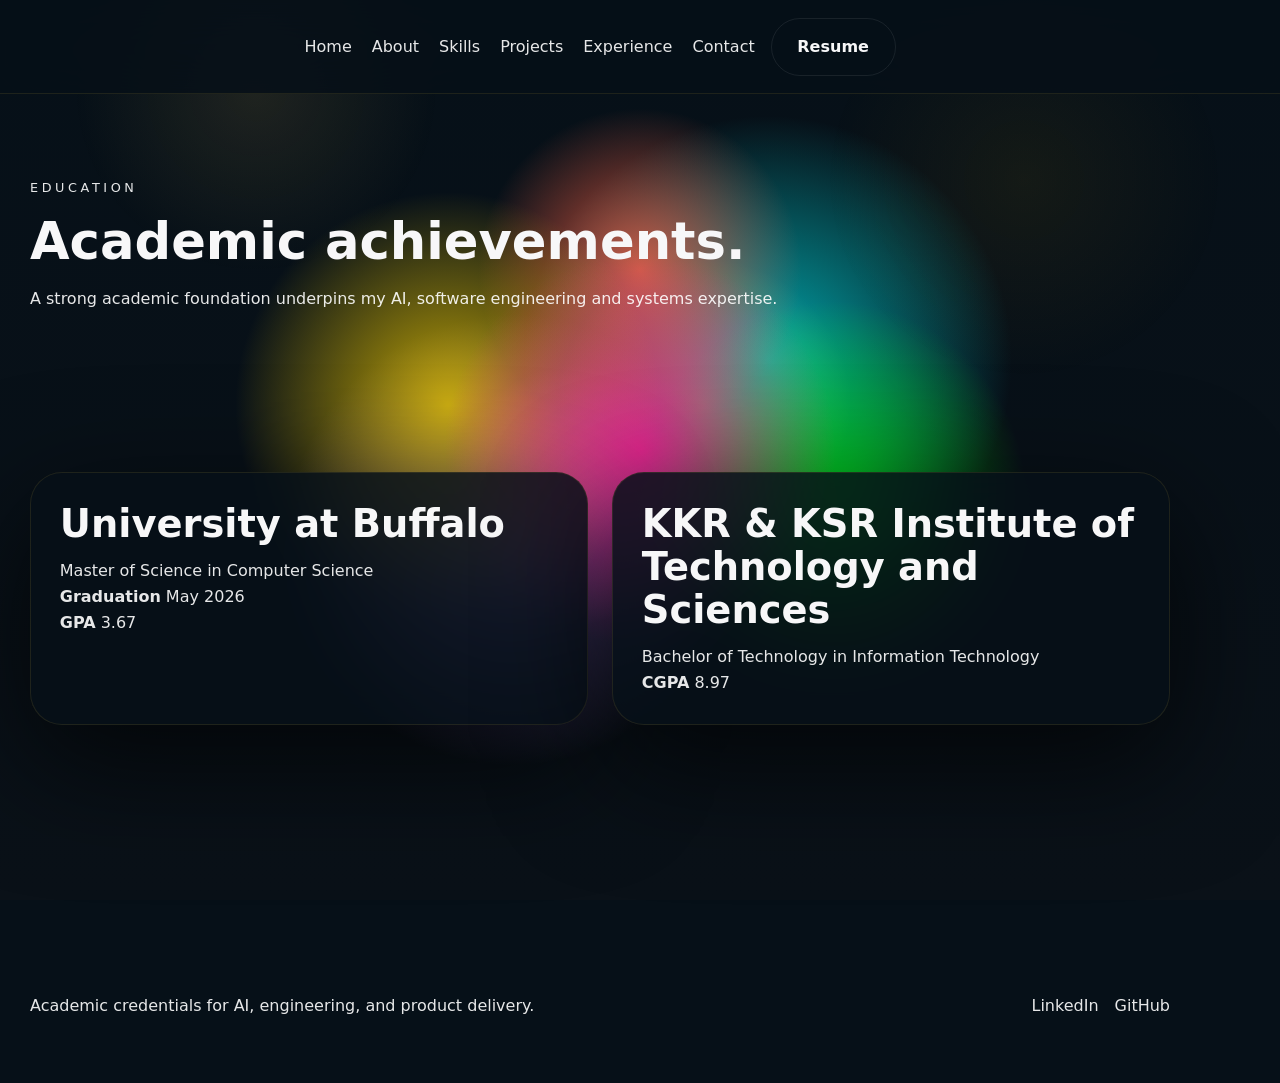
<file: education.html>
<!DOCTYPE html>
<html lang="en">
<head>
  <meta charset="UTF-8">
  <meta http-equiv="X-UA-Compatible" content="IE=edge">
  <meta name="viewport" content="width=device-width, initial-scale=1.0">
  <title>Education | Soniya Thota</title>
  <meta name="description" content="Education history for Soniya Thota, including University at Buffalo and KKR & KSR Institute of Technology and Sciences.">
  <link rel="stylesheet" href="style.css">
</head>
<body data-page="education">
  <div class="page-overlay"></div>
  <div class="progress-wrap"><div class="progress-bar" id="progressBar"></div></div>

  <header class="site-header">
    <div class="container header-inner">
      <nav class="site-nav" aria-label="Primary navigation">
        <a class="nav-link" href="index.html" data-page="home">Home</a>
        <a class="nav-link" href="about.html" data-page="about">About</a>
        <a class="nav-link" href="skills.html" data-page="skills">Skills</a>
        <a class="nav-link" href="projects.html" data-page="projects">Projects</a>
        <a class="nav-link" href="experience.html" data-page="experience">Experience</a>
        <a class="nav-link" href="contact.html" data-page="contact">Contact</a>
      </nav>
      <div class="header-actions">
        <button class="theme-toggle" id="themeToggle" type="button" aria-label="Toggle light and dark theme">🌙</button>
        <a class="button button--ghost" href="assets/resume.pdf" download>Resume</a>
      </div>
    </div>
  </header>

  <main class="page page--education">
    <section class="section reveal">
      <div class="container">
        <p class="section-label">Education</p>
        <h1>Academic achievements.</h1>
        <p class="section-copy">A strong academic foundation underpins my AI, software engineering and systems expertise.</p>
      </div>
    </section>

    <section class="section section--glass reveal">
      <div class="container education-grid">
        <article class="education-card card-glass">
          <h2>University at Buffalo</h2>
          <p>Master of Science in Computer Science</p>
          <p><strong>Graduation</strong> May 2026</p>
          <p><strong>GPA</strong> 3.67</p>
        </article>
        <article class="education-card card-glass">
          <h2>KKR & KSR Institute of Technology and Sciences</h2>
          <p>Bachelor of Technology in Information Technology</p>
          <p><strong>CGPA</strong> 8.97</p>
        </article>
      </div>
    </section>
  </main>

  <footer class="site-footer">
    <div class="container footer-inner">
      <p>Academic credentials for AI, engineering, and product delivery.</p>
      <nav class="footer-nav" aria-label="Footer navigation">
        <a href="https://www.linkedin.com/in/thotasoni/" target="_blank" rel="noreferrer">LinkedIn</a>
        <a href="https://github.com/soniya-thota" target="_blank" rel="noreferrer">GitHub</a>
      </nav>
    </div>
  </footer>

  <script src="script.js"></script>
</body>
</html>
</file>
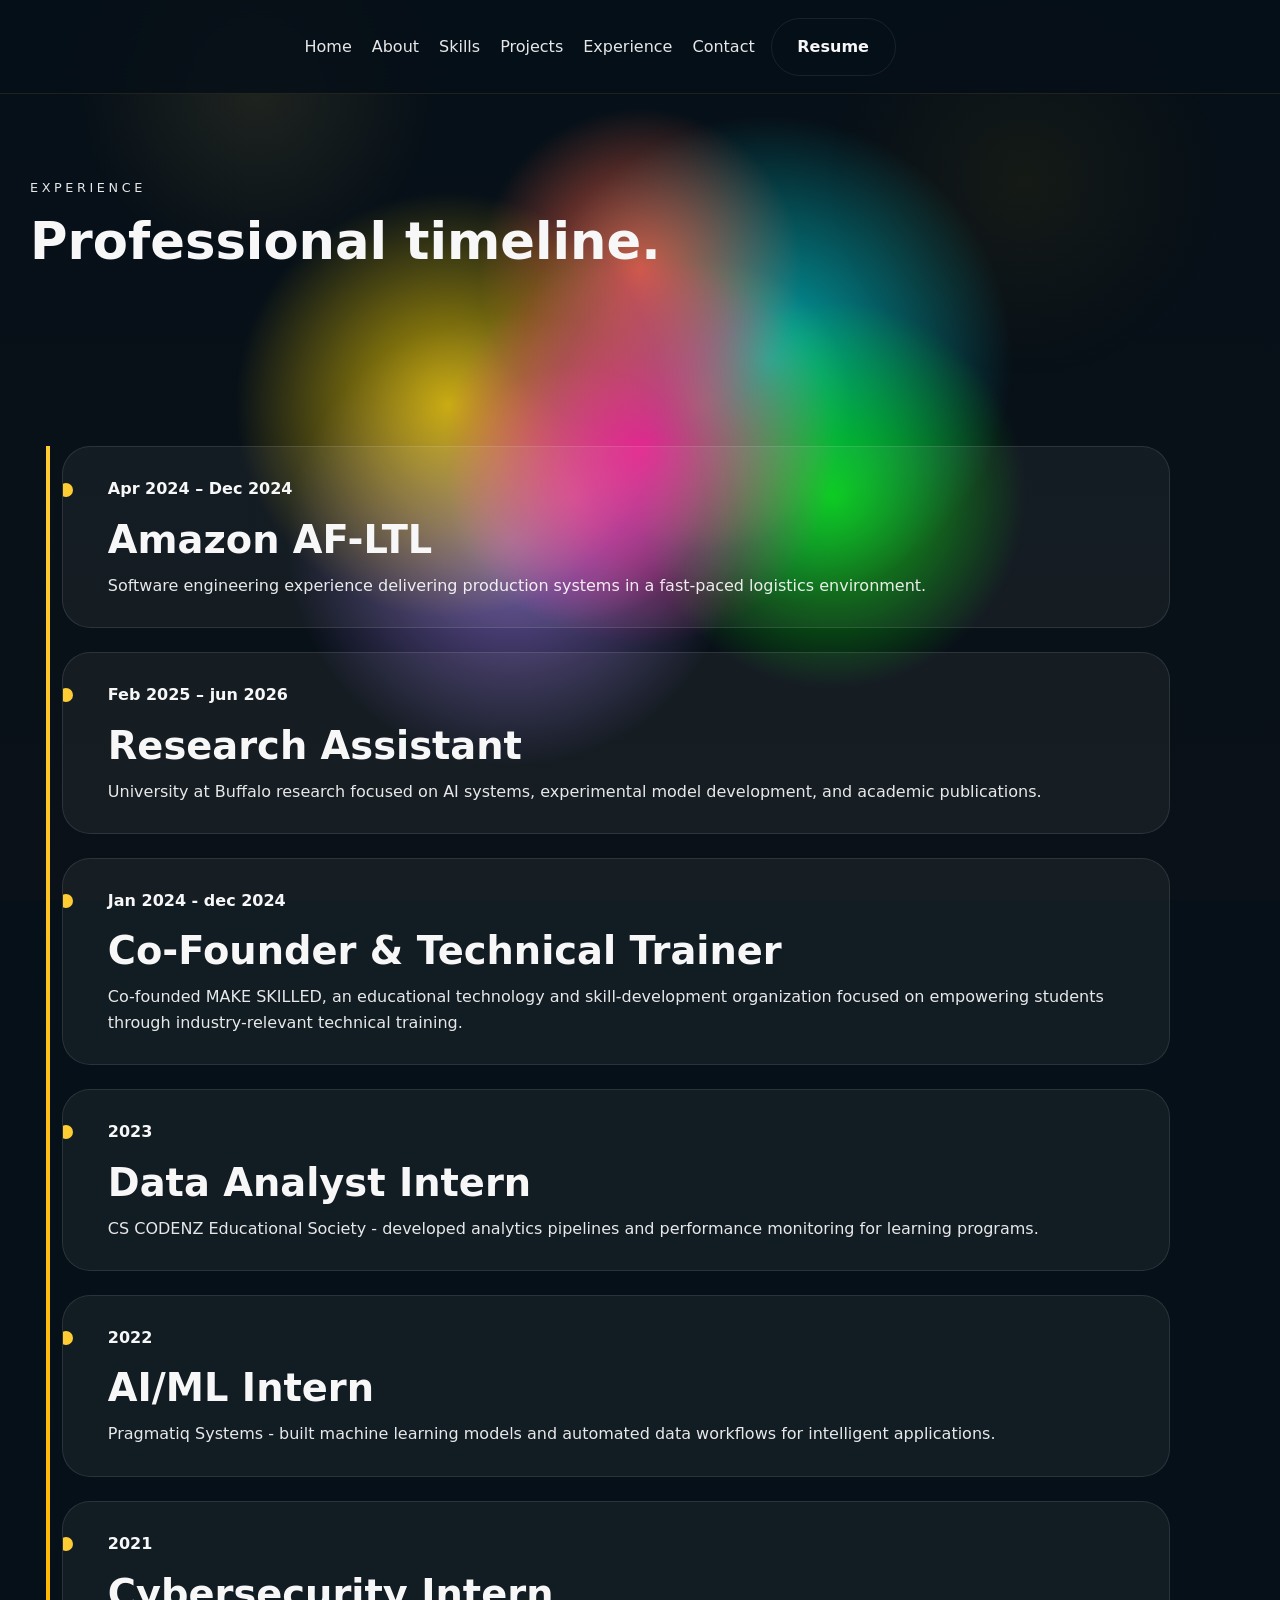
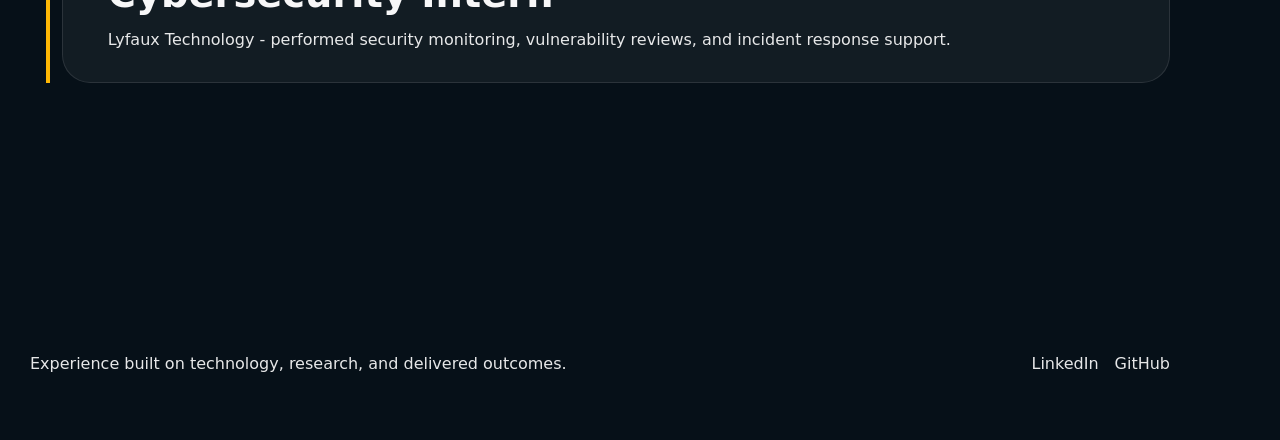
<file: experience.html>
<!DOCTYPE html>
<html lang="en">
<head>
  <meta charset="UTF-8">
  <meta http-equiv="X-UA-Compatible" content="IE=edge">
  <meta name="viewport" content="width=device-width, initial-scale=1.0">
  <title>Experience | Soniya Thota</title>
  <meta name="description" content="Experience timeline for Soniya Thota outlining roles at Amazon, University at Buffalo, and internships.">
  <link rel="stylesheet" href="style.css">
</head>
<body data-page="experience">
  <div class="page-overlay"></div>
  <div class="progress-wrap"><div class="progress-bar" id="progressBar"></div></div>

  <header class="site-header">
    <div class="container header-inner">
      <nav class="site-nav" aria-label="Primary navigation">
        <a class="nav-link" href="index.html" data-page="home">Home</a>
        <a class="nav-link" href="about.html" data-page="about">About</a>
        <a class="nav-link" href="skills.html" data-page="skills">Skills</a>
        <a class="nav-link" href="projects.html" data-page="projects">Projects</a>
        <a class="nav-link" href="experience.html" data-page="experience">Experience</a>
        <a class="nav-link" href="contact.html" data-page="contact">Contact</a>
      </nav>
      <div class="header-actions">
        <button class="theme-toggle" id="themeToggle" type="button" aria-label="Toggle light and dark theme">🌙</button>
        <a class="button button--ghost" href="assets/resume.pdf" download>Resume</a>
      </div>
    </div>
  </header>

  <main class="page page--experience">
    <section class="section reveal">
      <div class="container">
        <p class="section-label">Experience</p>
        <h1>Professional timeline.</h1>
      </div>
    </section>

    <section class="section section--glass reveal">
      <div class="container timeline">
        <article class="timeline-item">
          <span class="timeline-year">Apr 2024 – Dec 2024</span>
          <div class="timeline-content">
            <h2>Amazon AF-LTL</h2>
            <p>Software engineering experience delivering production systems in a fast-paced logistics environment.</p>
          </div>
        </article>
        <article class="timeline-item">
          <span class="timeline-year">Feb 2025 – jun 2026</span>
          <div class="timeline-content">
            <h2>Research Assistant</h2>
            <p>University at Buffalo research focused on AI systems, experimental model development, and academic publications.</p>
          </div>
        </article>
        <article class="timeline-item">
          <span class="timeline-year">Jan 2024 - dec 2024</span>
          <div class="timeline-content">
            <h2>Co-Founder & Technical Trainer</h2>
            <p>Co-founded MAKE SKILLED, an educational technology and skill-development organization focused on empowering students through industry-relevant technical training.</p>
          </div>
        </article>
        <article class="timeline-item">
          <span class="timeline-year">2023</span>
          <div class="timeline-content">
            <h2>Data Analyst Intern</h2>
            <p>CS CODENZ Educational Society - developed analytics pipelines and performance monitoring for learning programs.</p>
          </div>
        </article>
        <article class="timeline-item">
          <span class="timeline-year">2022</span>
          <div class="timeline-content">
            <h2>AI/ML Intern</h2>
            <p>Pragmatiq Systems - built machine learning models and automated data workflows for intelligent applications.</p>
          </div>
        </article>
        <article class="timeline-item">
          <span class="timeline-year">2021</span>
          <div class="timeline-content">
            <h2>Cybersecurity Intern</h2>
            <p>Lyfaux Technology - performed security monitoring, vulnerability reviews, and incident response support.</p>
          </div>
        </article>
      </div>
    </section>
  </main>

  <footer class="site-footer">
    <div class="container footer-inner">
      <p>Experience built on technology, research, and delivered outcomes.</p>
      <nav class="footer-nav" aria-label="Footer navigation">
        <a href="https://www.linkedin.com/in/thotasoni/" target="_blank" rel="noreferrer">LinkedIn</a>
        <a href="https://github.com/soniya-thota" target="_blank" rel="noreferrer">GitHub</a>
      </nav>
    </div>
  </footer>

  <script src="script.js"></script>
</body>
</html>
</file>
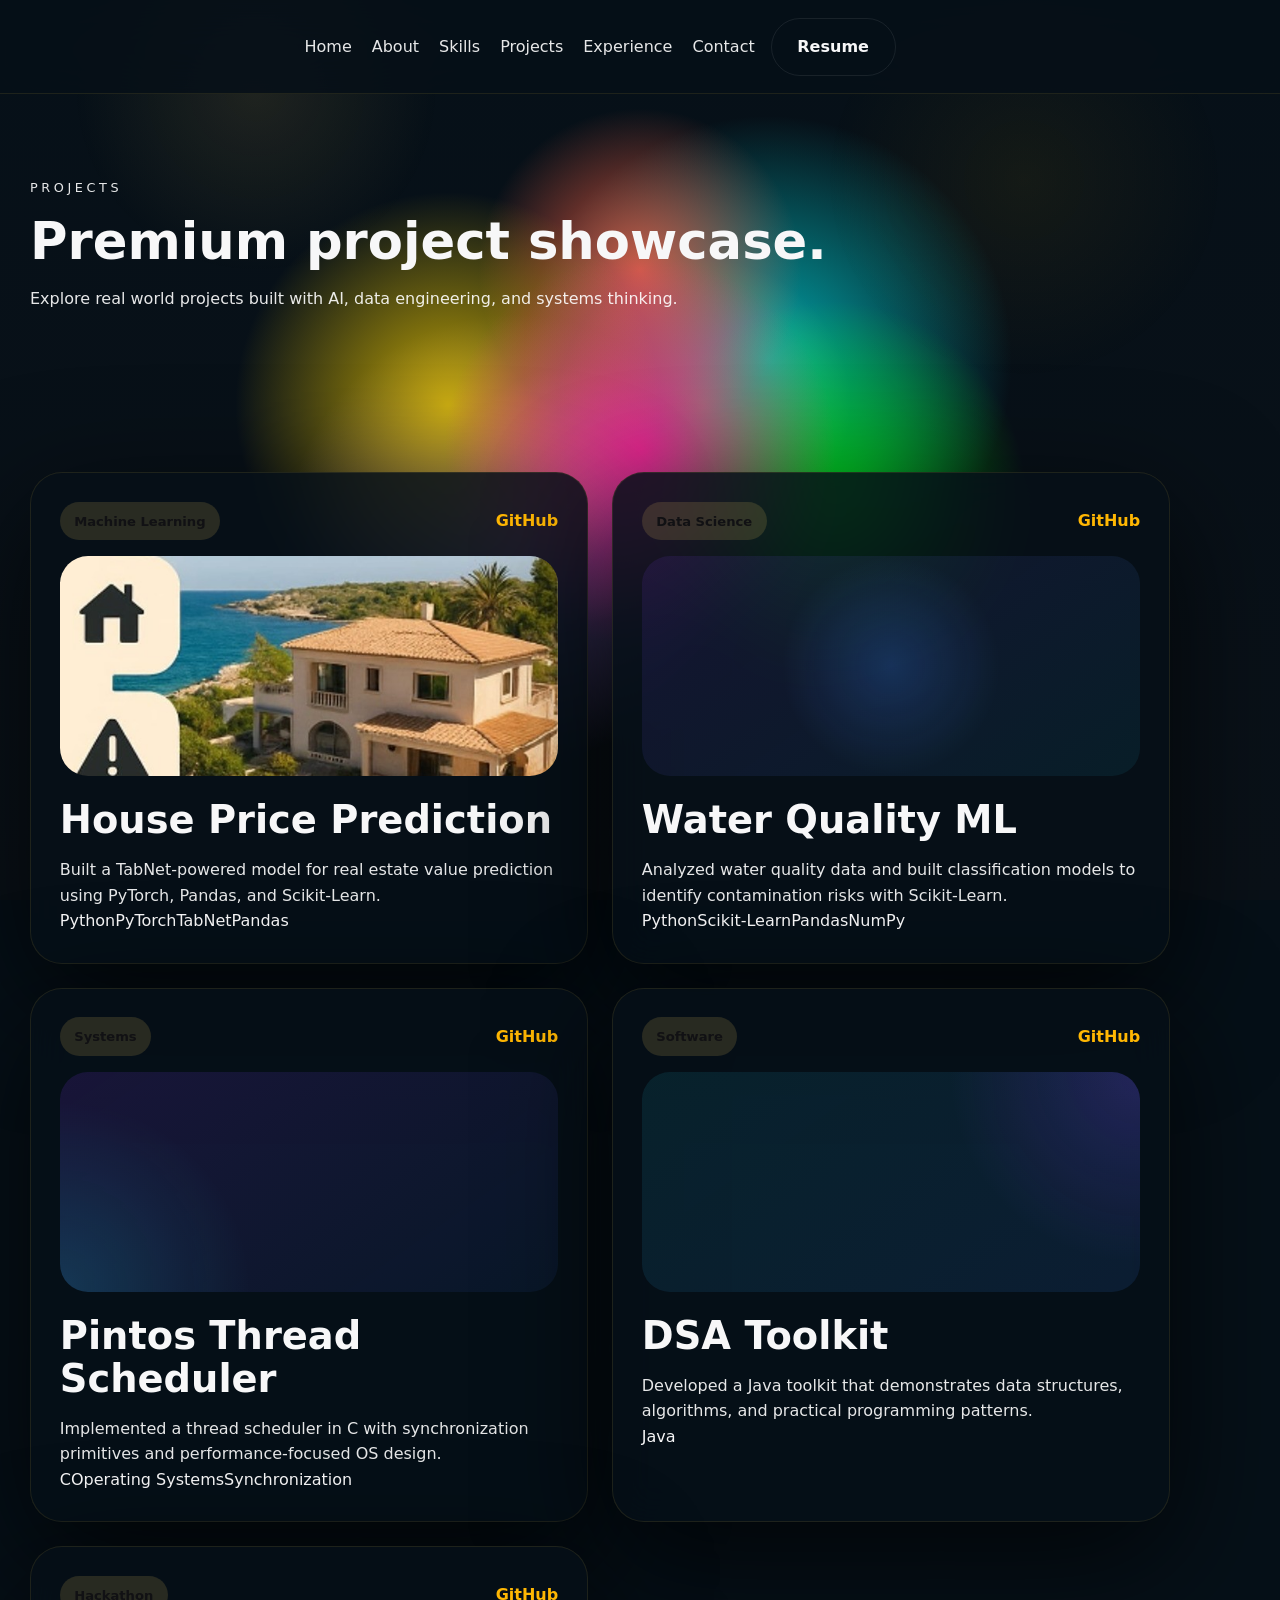
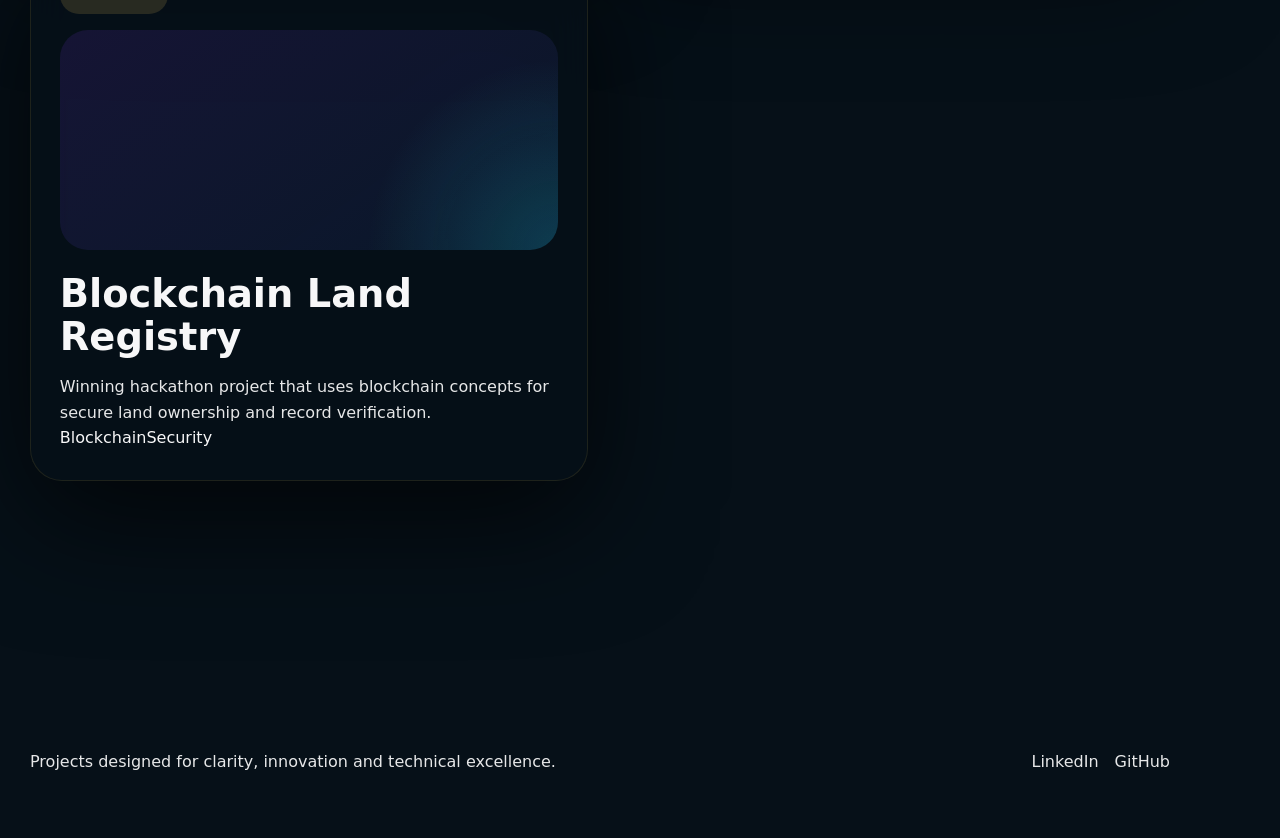
<file: projects.html>
<!DOCTYPE html>
<html lang="en">
<head>
  <meta charset="UTF-8">
  <meta http-equiv="X-UA-Compatible" content="IE=edge">
  <meta name="viewport" content="width=device-width, initial-scale=1.0">
  <title>Projects | Soniya Thota</title>
  <meta name="description" content="Project showcase for Soniya Thota with machine learning, data, and OS projects.">
  <link rel="stylesheet" href="style.css">
</head>
<body data-page="projects">
  <div class="page-overlay"></div>
  <div class="progress-wrap"><div class="progress-bar" id="progressBar"></div></div>

  <header class="site-header">
    <div class="container header-inner">
      <nav class="site-nav" aria-label="Primary navigation">
        <a class="nav-link" href="index.html" data-page="home">Home</a>
        <a class="nav-link" href="about.html" data-page="about">About</a>
        <a class="nav-link" href="skills.html" data-page="skills">Skills</a>
        <a class="nav-link" href="projects.html" data-page="projects">Projects</a>
        <a class="nav-link" href="experience.html" data-page="experience">Experience</a>
        <a class="nav-link" href="contact.html" data-page="contact">Contact</a>
      </nav>
      <div class="header-actions">
        <button class="theme-toggle" id="themeToggle" type="button" aria-label="Toggle light and dark theme">🌙</button>
        <a class="button button--ghost" href="assets/resume.pdf" download>Resume</a>
      </div>
    </div>
  </header>

  <main class="page page--projects">
    <section class="section reveal">
      <div class="container">
        <p class="section-label">Projects</p>
        <h1>Premium project showcase.</h1>
        <p class="section-copy">Explore real world projects built with AI, data engineering, and systems thinking.</p>
      </div>
    </section>

    <section class="section reveal">
      <div class="container project-grid">
        <article class="project-card card-glass">
          <div class="project-top">
            <span class="project-badge">Machine Learning</span>
            <a class="project-link" href="https://github.com/soniya-thota" target="_blank" rel="noreferrer">GitHub</a>
          </div>
          <div class="project-preview">
  <img src="assets/House_price.jpeg" alt="House Price Prediction project preview">
</div>
          <h2>House Price Prediction</h2>
          <p>Built a TabNet-powered model for real estate value prediction using PyTorch, Pandas, and Scikit-Learn.</p>
          <div class="project-tags"><span>Python</span><span>PyTorch</span><span>TabNet</span><span>Pandas</span></div>
        </article>

        <article class="project-card card-glass">
          <div class="project-top">
            <span class="project-badge">Data Science</span>
            <a class="project-link" href="https://github.com/soniya-thota" target="_blank" rel="noreferrer">GitHub</a>
          </div>
          <div class="project-preview preview--water"></div>
          <h2>Water Quality ML</h2>
          <p>Analyzed water quality data and built classification models to identify contamination risks with Scikit-Learn.</p>
          <div class="project-tags"><span>Python</span><span>Scikit-Learn</span><span>Pandas</span><span>NumPy</span></div>
        </article>

        <article class="project-card card-glass">
          <div class="project-top">
            <span class="project-badge">Systems</span>
            <a class="project-link" href="https://github.com/soniya-thota" target="_blank" rel="noreferrer">GitHub</a>
          </div>
          <div class="project-preview preview--os"></div>
          <h2>Pintos Thread Scheduler</h2>
          <p>Implemented a thread scheduler in C with synchronization primitives and performance-focused OS design.</p>
          <div class="project-tags"><span>C</span><span>Operating Systems</span><span>Synchronization</span></div>
        </article>

        <article class="project-card card-glass">
          <div class="project-top">
            <span class="project-badge">Software</span>
            <a class="project-link" href="https://github.com/soniya-thota" target="_blank" rel="noreferrer">GitHub</a>
          </div>
          <div class="project-preview preview--dsa"></div>
          <h2>DSA Toolkit</h2>
          <p>Developed a Java toolkit that demonstrates data structures, algorithms, and practical programming patterns.</p>
          <div class="project-tags"><span>Java</span></div>
        </article>

        <article class="project-card card-glass">
          <div class="project-top">
            <span class="project-badge">Hackathon</span>
            <a class="project-link" href="https://github.com/soniya-thota" target="_blank" rel="noreferrer">GitHub</a>
          </div>
          <div class="project-preview preview--blockchain"></div>
          <h2>Blockchain Land Registry</h2>
          <p>Winning hackathon project that uses blockchain concepts for secure land ownership and record verification.</p>
          <div class="project-tags"><span>Blockchain</span><span>Security</span></div>
        </article>
      </div>
    </section>
  </main>

  <footer class="site-footer">
    <div class="container footer-inner">
      <p>Projects designed for clarity, innovation and technical excellence.</p>
      <nav class="footer-nav" aria-label="Footer navigation">
        <a href="https://www.linkedin.com/in/thotasoni/" target="_blank" rel="noreferrer">LinkedIn</a>
        <a href="https://github.com/soniya-thota" target="_blank" rel="noreferrer">GitHub</a>
      </nav>
    </div>
  </footer>

  <script src="script.js"></script>
</body>
</html>
</file>
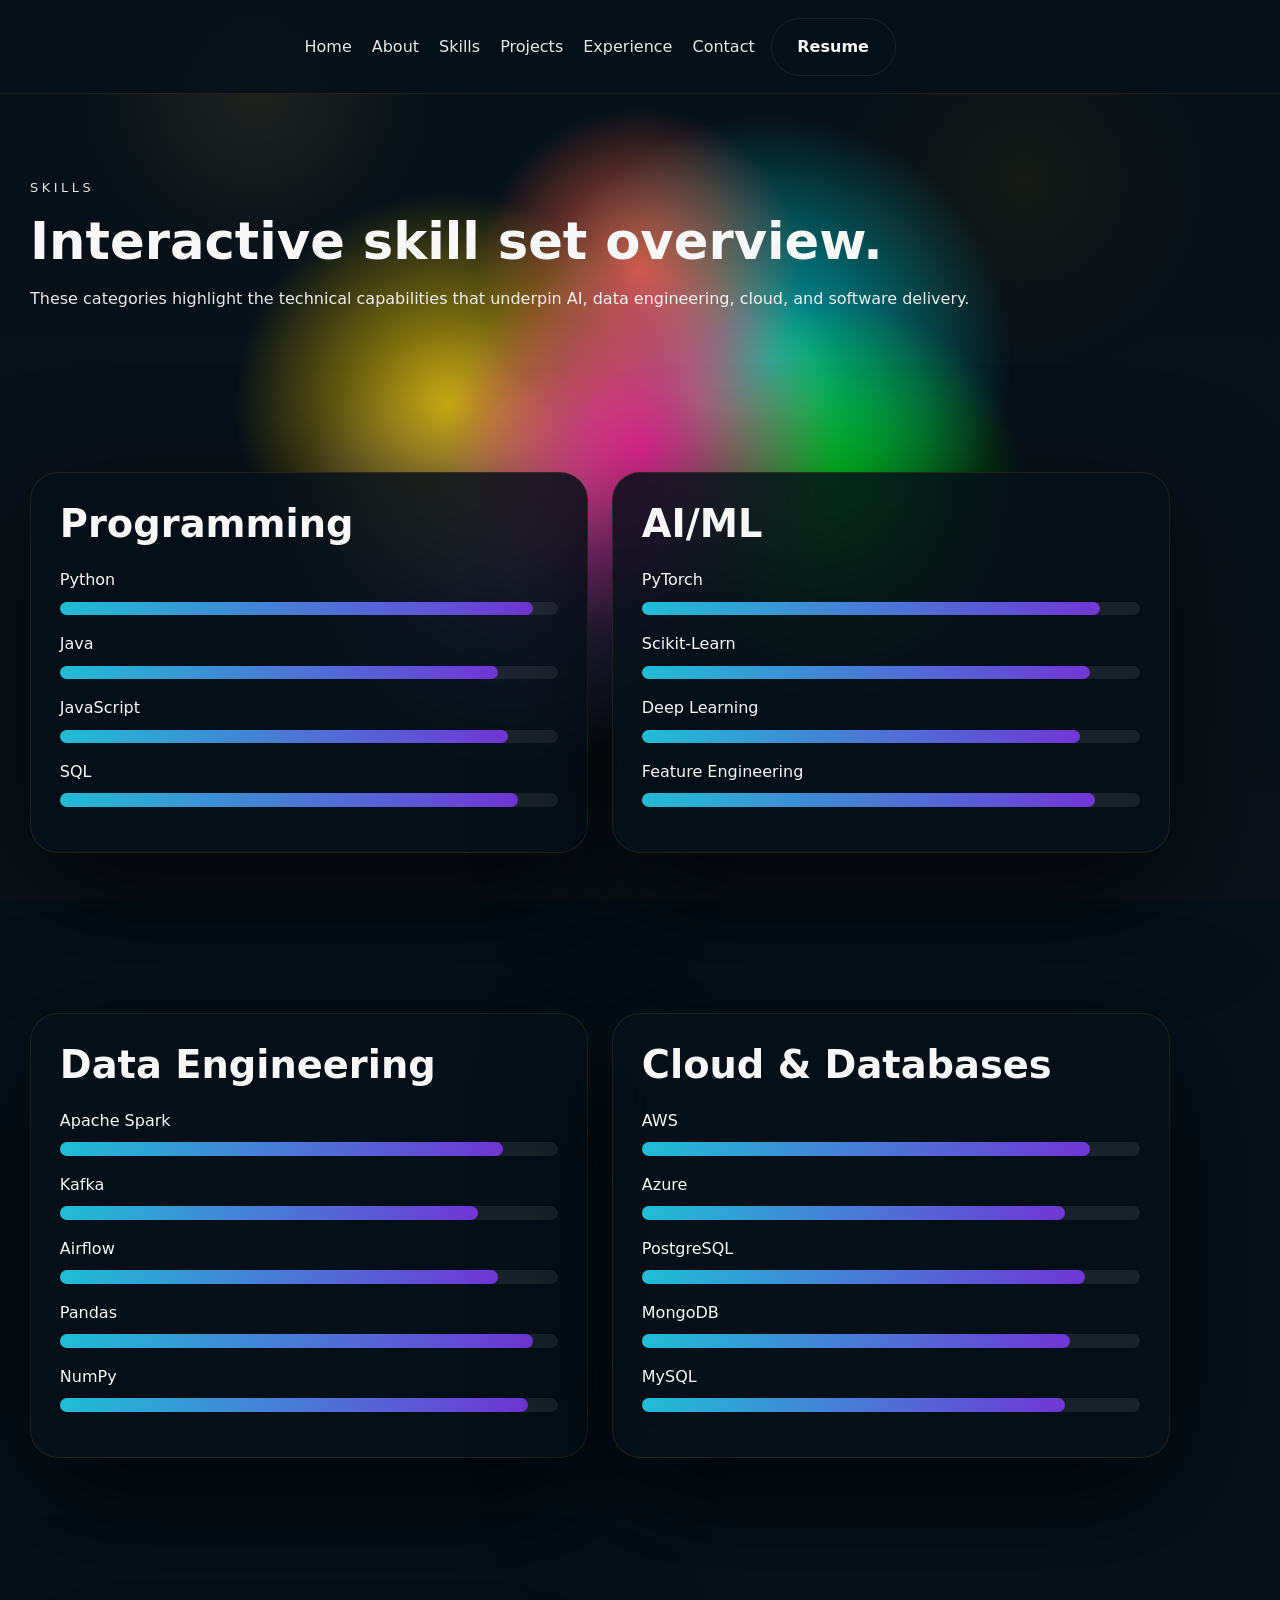
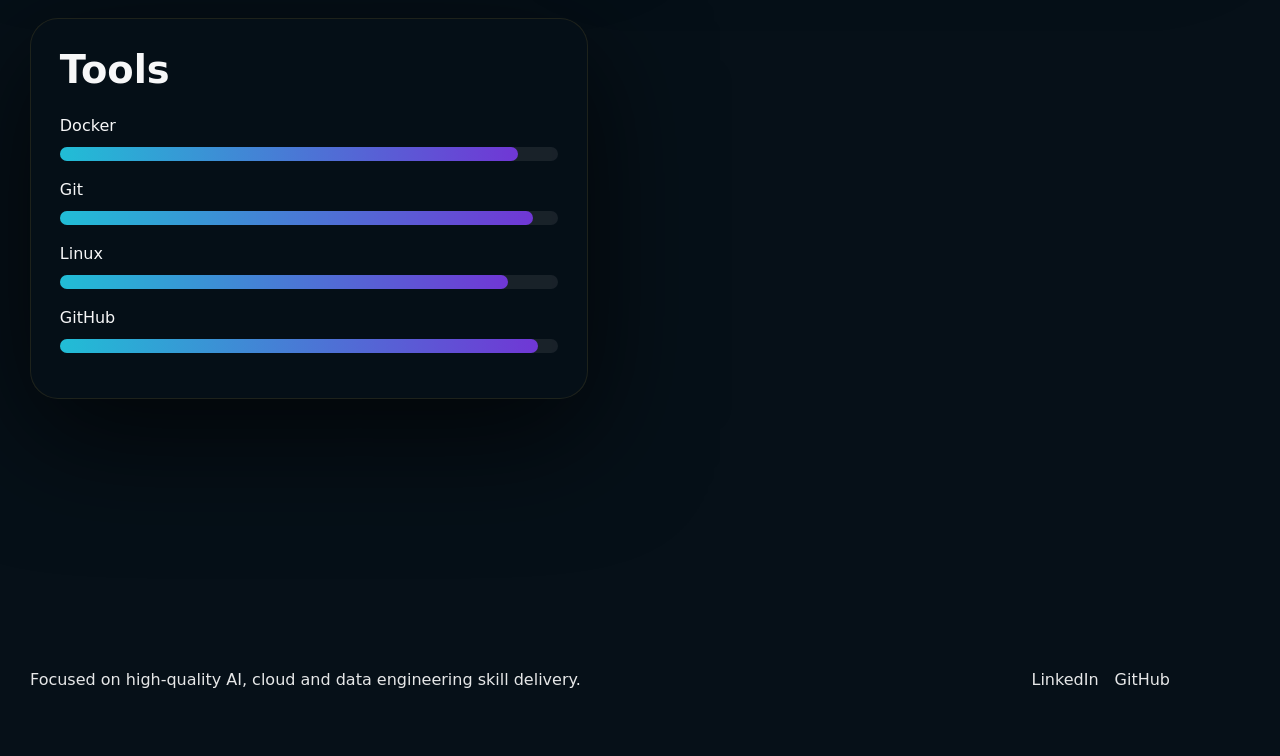
<file: skills.html>
<!DOCTYPE html>
<html lang="en">
<head>
  <meta charset="UTF-8">
  <meta http-equiv="X-UA-Compatible" content="IE=edge">
  <meta name="viewport" content="width=device-width, initial-scale=1.0">
  <title>Skills | Soniya Thota</title>
  <meta name="description" content="Skills page for Soniya Thota showcasing programming, AI/ML, data engineering, cloud, databases and tools.">
  <link rel="stylesheet" href="style.css">
</head>
<body data-page="skills">
  <div class="page-overlay"></div>
  <div class="progress-wrap"><div class="progress-bar" id="progressBar"></div></div>

  <header class="site-header">
    <div class="container header-inner">
      <nav class="site-nav" aria-label="Primary navigation">
        <a class="nav-link" href="index.html" data-page="home">Home</a>
        <a class="nav-link" href="about.html" data-page="about">About</a>
        <a class="nav-link" href="skills.html" data-page="skills">Skills</a>
        <a class="nav-link" href="projects.html" data-page="projects">Projects</a>
        <a class="nav-link" href="experience.html" data-page="experience">Experience</a>
        <a class="nav-link" href="contact.html" data-page="contact">Contact</a>
      </nav>
      <div class="header-actions">
        <button class="theme-toggle" id="themeToggle" type="button" aria-label="Toggle light and dark theme">🌙</button>
        <a class="button button--ghost" href="assets/resume.pdf" download>Resume</a>
      </div>
    </div>
  </header>

  <main class="page page--skills">
    <section class="section reveal">
      <div class="container">
        <p class="section-label">Skills</p>
        <h1>Interactive skill set overview.</h1>
        <p class="section-copy">These categories highlight the technical capabilities that underpin AI, data engineering, cloud, and software delivery.</p>
      </div>
    </section>

    <section class="section section--glass reveal">
      <div class="container skill-blocks">
        <article class="skill-group card-glass">
          <h2>Programming</h2>
          <div class="skill-item">
            <span>Python</span>
            <div class="skill-bar"><span style="width:95%"></span></div>
          </div>
          <div class="skill-item">
            <span>Java</span>
            <div class="skill-bar"><span style="width:88%"></span></div>
          </div>
          <div class="skill-item">
            <span>JavaScript</span>
            <div class="skill-bar"><span style="width:90%"></span></div>
          </div>
          <div class="skill-item">
            <span>SQL</span>
            <div class="skill-bar"><span style="width:92%"></span></div>
          </div>
        </article>

        <article class="skill-group card-glass">
          <h2>AI/ML</h2>
          <div class="skill-item">
            <span>PyTorch</span>
            <div class="skill-bar"><span style="width:92%"></span></div>
          </div>
          <div class="skill-item">
            <span>Scikit-Learn</span>
            <div class="skill-bar"><span style="width:90%"></span></div>
          </div>
          <div class="skill-item">
            <span>Deep Learning</span>
            <div class="skill-bar"><span style="width:88%"></span></div>
          </div>
          <div class="skill-item">
            <span>Feature Engineering</span>
            <div class="skill-bar"><span style="width:91%"></span></div>
          </div>
        </article>
      </div>
    </section>

    <section class="section section--glass reveal">
      <div class="container skill-blocks">
        <article class="skill-group card-glass">
          <h2>Data Engineering</h2>
          <div class="skill-item">
            <span>Apache Spark</span>
            <div class="skill-bar"><span style="width:89%"></span></div>
          </div>
          <div class="skill-item">
            <span>Kafka</span>
            <div class="skill-bar"><span style="width:84%"></span></div>
          </div>
          <div class="skill-item">
            <span>Airflow</span>
            <div class="skill-bar"><span style="width:88%"></span></div>
          </div>
          <div class="skill-item">
            <span>Pandas</span>
            <div class="skill-bar"><span style="width:95%"></span></div>
          </div>
          <div class="skill-item">
            <span>NumPy</span>
            <div class="skill-bar"><span style="width:94%"></span></div>
          </div>
        </article>

        <article class="skill-group card-glass">
          <h2>Cloud & Databases</h2>
          <div class="skill-item">
            <span>AWS</span>
            <div class="skill-bar"><span style="width:90%"></span></div>
          </div>
          <div class="skill-item">
            <span>Azure</span>
            <div class="skill-bar"><span style="width:85%"></span></div>
          </div>
          <div class="skill-item">
            <span>PostgreSQL</span>
            <div class="skill-bar"><span style="width:89%"></span></div>
          </div>
          <div class="skill-item">
            <span>MongoDB</span>
            <div class="skill-bar"><span style="width:86%"></span></div>
          </div>
          <div class="skill-item">
            <span>MySQL</span>
            <div class="skill-bar"><span style="width:85%"></span></div>
          </div>
        </article>
      </div>
    </section>

    <section class="section section--glass reveal">
      <div class="container skill-blocks">
        <article class="skill-group card-glass">
          <h2>Tools</h2>
          <div class="skill-item"><span>Docker</span><div class="skill-bar"><span style="width:92%"></span></div></div>
          <div class="skill-item"><span>Git</span><div class="skill-bar"><span style="width:95%"></span></div></div>
          <div class="skill-item"><span>Linux</span><div class="skill-bar"><span style="width:90%"></span></div></div>
          <div class="skill-item"><span>GitHub</span><div class="skill-bar"><span style="width:96%"></span></div></div>
        </article>
      </div>
    </section>
  </main>

  <footer class="site-footer">
    <div class="container footer-inner">
      <p>Focused on high-quality AI, cloud and data engineering skill delivery.</p>
      <nav class="footer-nav" aria-label="Footer navigation">
        <a href="https://www.linkedin.com/in/thotasoni/" target="_blank" rel="noreferrer">LinkedIn</a>
        <a href="https://github.com/soniya-thota" target="_blank" rel="noreferrer">GitHub</a>
      </nav>
    </div>
  </footer>

  <script src="script.js"></script>
</body>
</html>
</file>
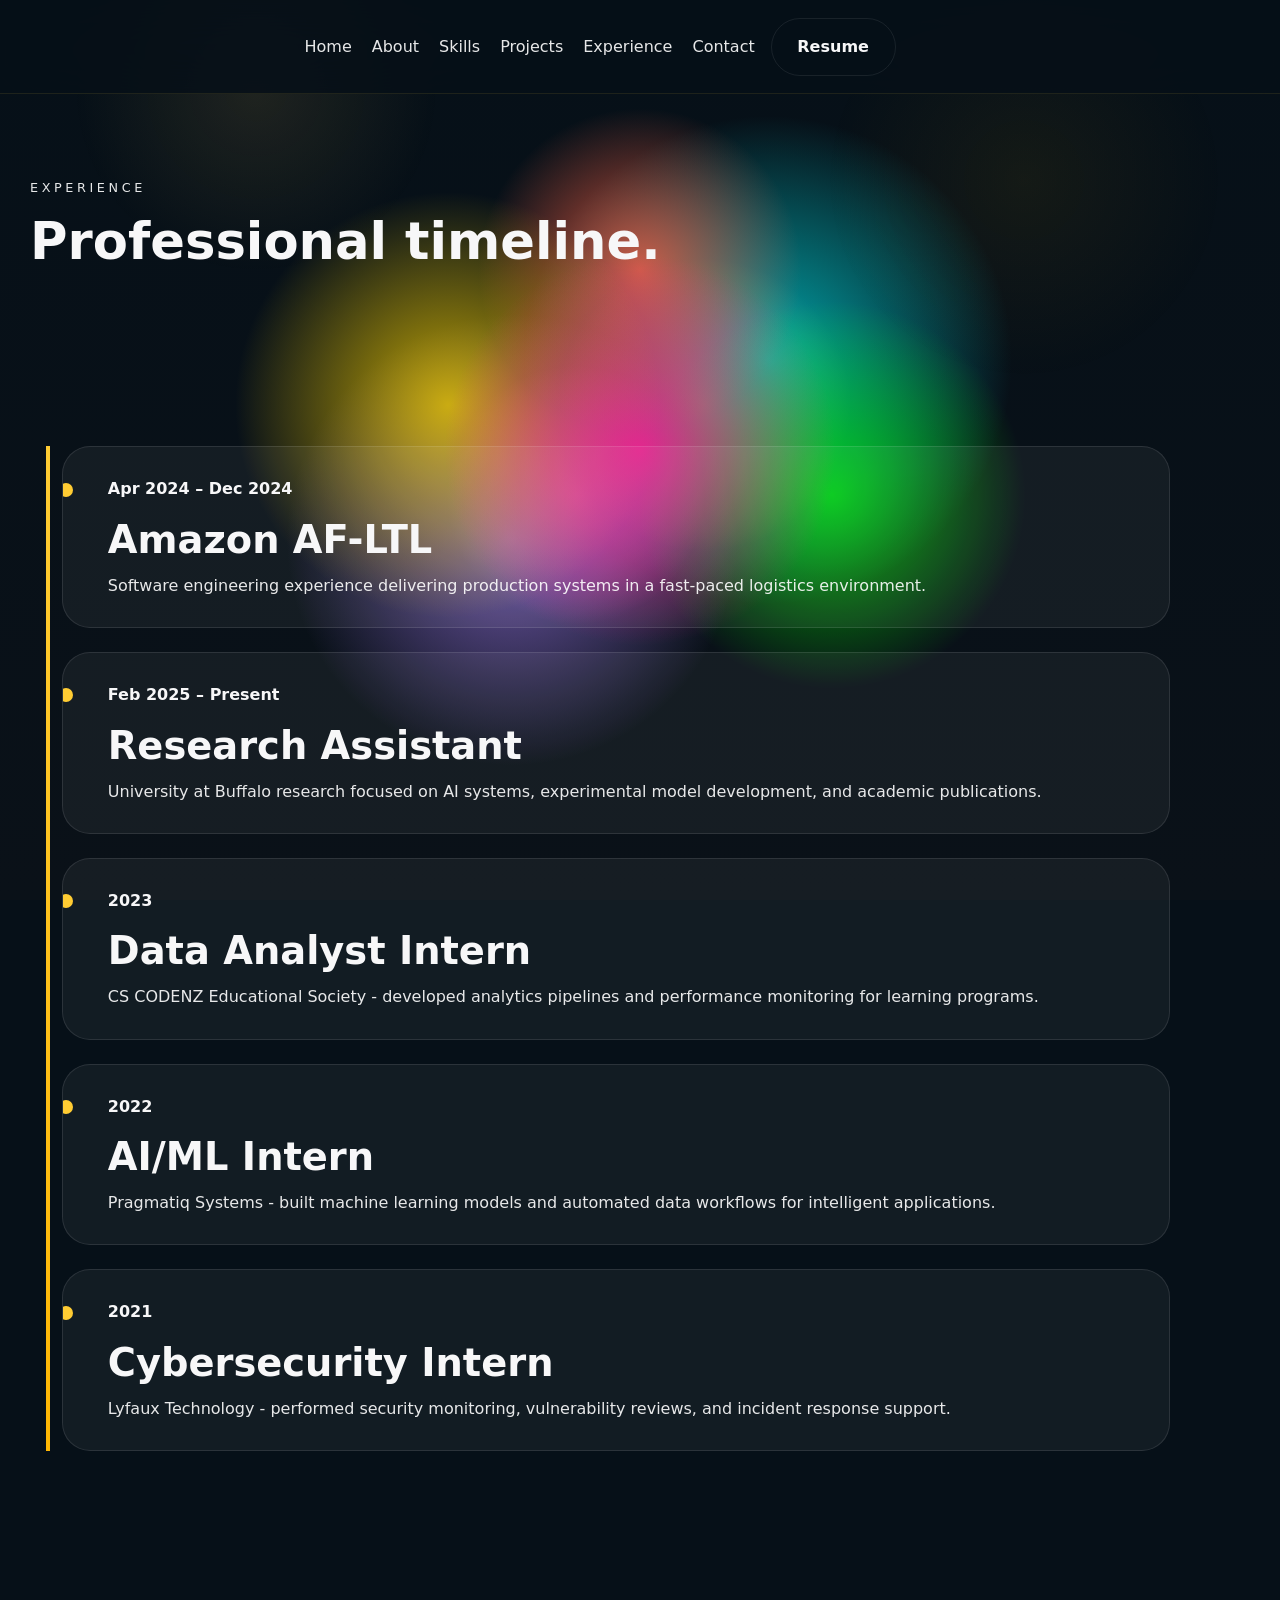
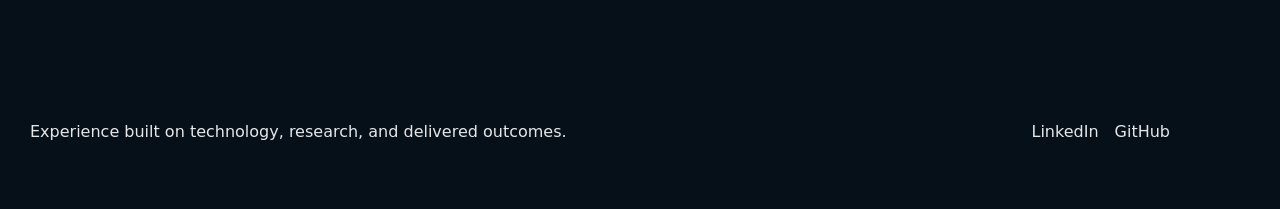
<file: OneDrive/Desktop/CERTII/JOBRAT/AI/soniya-thota-ai-engineer-portfolio/soniya-thota-portfolio/experience.html>
<!DOCTYPE html>
<html lang="en">
<head>
  <meta charset="UTF-8">
  <meta http-equiv="X-UA-Compatible" content="IE=edge">
  <meta name="viewport" content="width=device-width, initial-scale=1.0">
  <title>Experience | Soniya Thota</title>
  <meta name="description" content="Experience timeline for Soniya Thota outlining roles at Amazon, University at Buffalo, and internships.">
  <link rel="stylesheet" href="style.css">
</head>
<body data-page="experience">
  <div class="page-overlay"></div>
  <div class="progress-wrap"><div class="progress-bar" id="progressBar"></div></div>

  <header class="site-header">
    <div class="container header-inner">
      <nav class="site-nav" aria-label="Primary navigation">
        <a class="nav-link" href="index.html" data-page="home">Home</a>
        <a class="nav-link" href="about.html" data-page="about">About</a>
        <a class="nav-link" href="skills.html" data-page="skills">Skills</a>
        <a class="nav-link" href="projects.html" data-page="projects">Projects</a>
        <a class="nav-link" href="experience.html" data-page="experience">Experience</a>
        <a class="nav-link" href="contact.html" data-page="contact">Contact</a>
      </nav>
      <div class="header-actions">
        <button class="theme-toggle" id="themeToggle" type="button" aria-label="Toggle light and dark theme">🌙</button>
        <a class="button button--ghost" href="assets/resume.pdf" download>Resume</a>
      </div>
    </div>
  </header>

  <main class="page page--experience">
    <section class="section reveal">
      <div class="container">
        <p class="section-label">Experience</p>
        <h1>Professional timeline.</h1>
      </div>
    </section>

    <section class="section section--glass reveal">
      <div class="container timeline">
        <article class="timeline-item">
          <span class="timeline-year">Apr 2024 – Dec 2024</span>
          <div class="timeline-content">
            <h2>Amazon AF-LTL</h2>
            <p>Software engineering experience delivering production systems in a fast-paced logistics environment.</p>
          </div>
        </article>
        <article class="timeline-item">
          <span class="timeline-year">Feb 2025 – Present</span>
          <div class="timeline-content">
            <h2>Research Assistant</h2>
            <p>University at Buffalo research focused on AI systems, experimental model development, and academic publications.</p>
          </div>
        </article>
        <article class="timeline-item">
          <span class="timeline-year">2023</span>
          <div class="timeline-content">
            <h2>Data Analyst Intern</h2>
            <p>CS CODENZ Educational Society - developed analytics pipelines and performance monitoring for learning programs.</p>
          </div>
        </article>
        <article class="timeline-item">
          <span class="timeline-year">2022</span>
          <div class="timeline-content">
            <h2>AI/ML Intern</h2>
            <p>Pragmatiq Systems - built machine learning models and automated data workflows for intelligent applications.</p>
          </div>
        </article>
        <article class="timeline-item">
          <span class="timeline-year">2021</span>
          <div class="timeline-content">
            <h2>Cybersecurity Intern</h2>
            <p>Lyfaux Technology - performed security monitoring, vulnerability reviews, and incident response support.</p>
          </div>
        </article>
      </div>
    </section>
  </main>

  <footer class="site-footer">
    <div class="container footer-inner">
      <p>Experience built on technology, research, and delivered outcomes.</p>
      <nav class="footer-nav" aria-label="Footer navigation">
        <a href="https://www.linkedin.com/in/thotasoni/" target="_blank" rel="noreferrer">LinkedIn</a>
        <a href="https://github.com/soniya-thota" target="_blank" rel="noreferrer">GitHub</a>
      </nav>
    </div>
  </footer>

  <script src="script.js"></script>
</body>
</html>
</file>
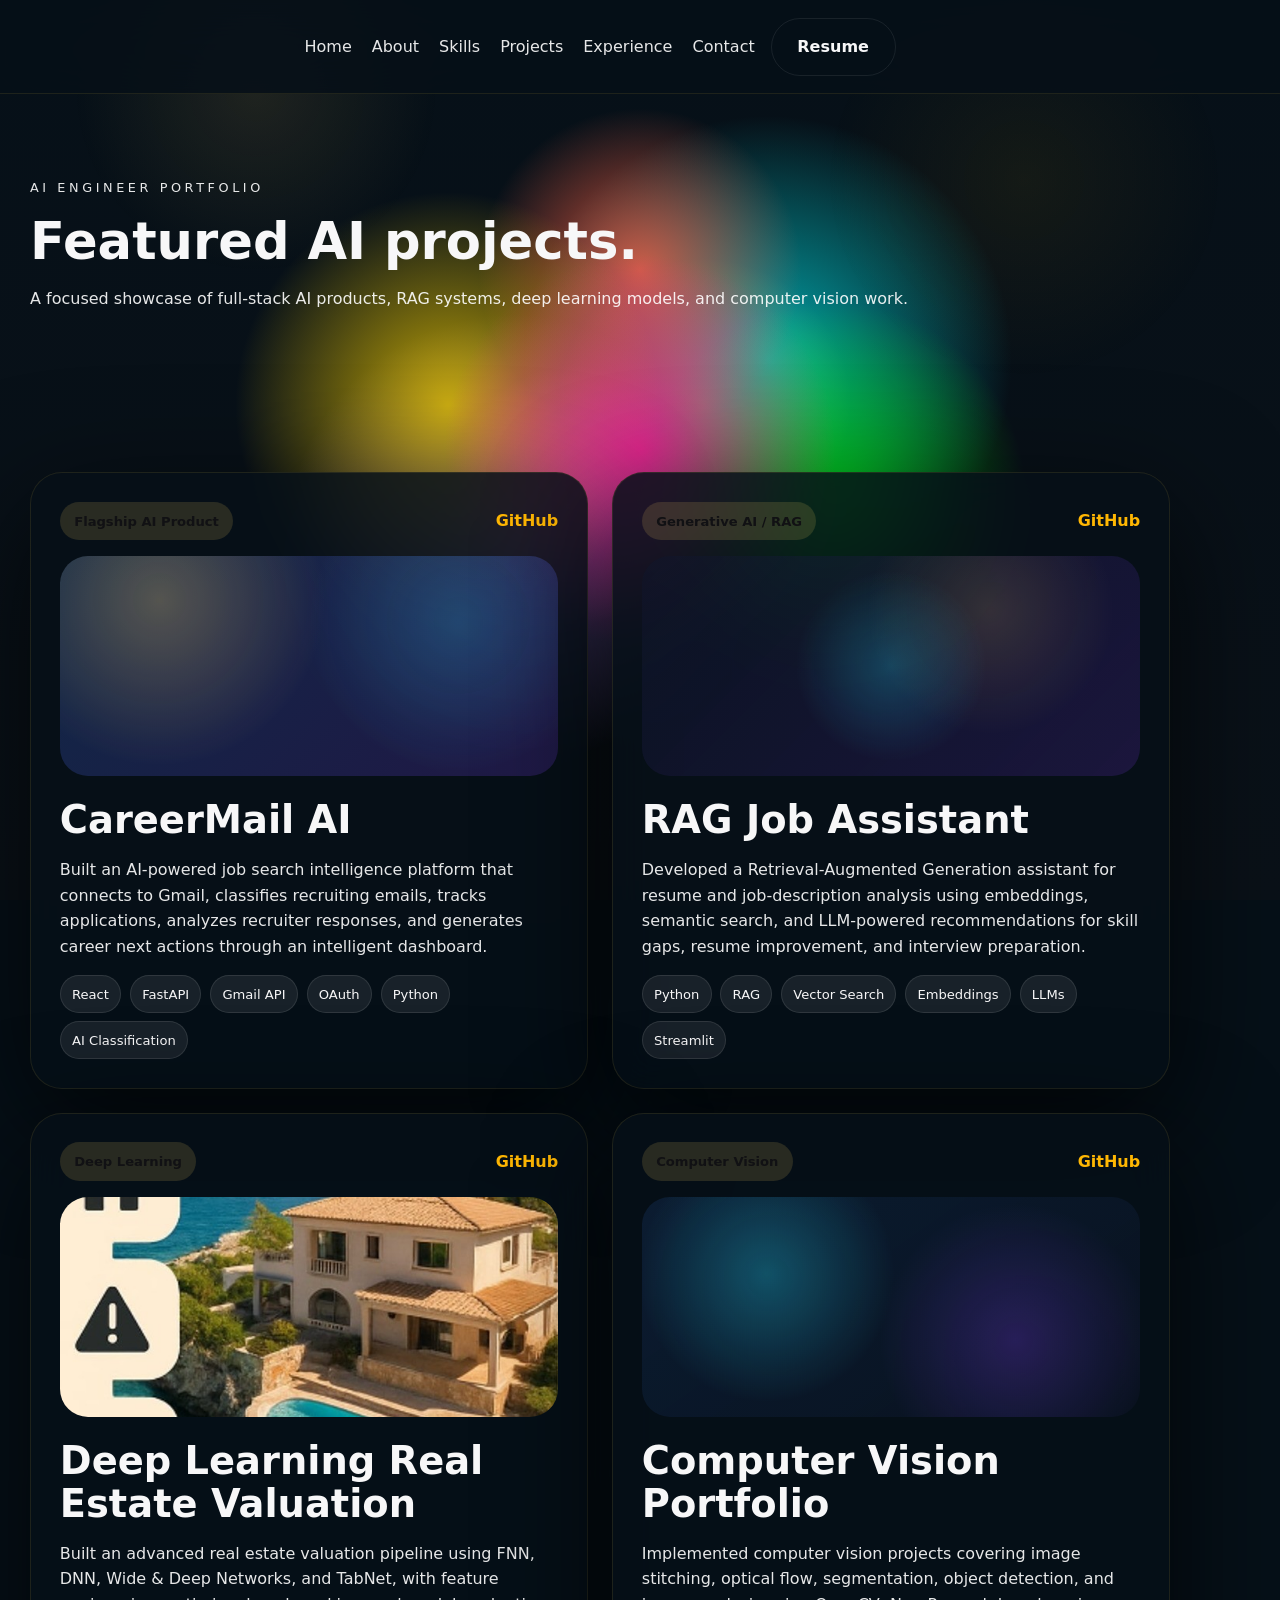
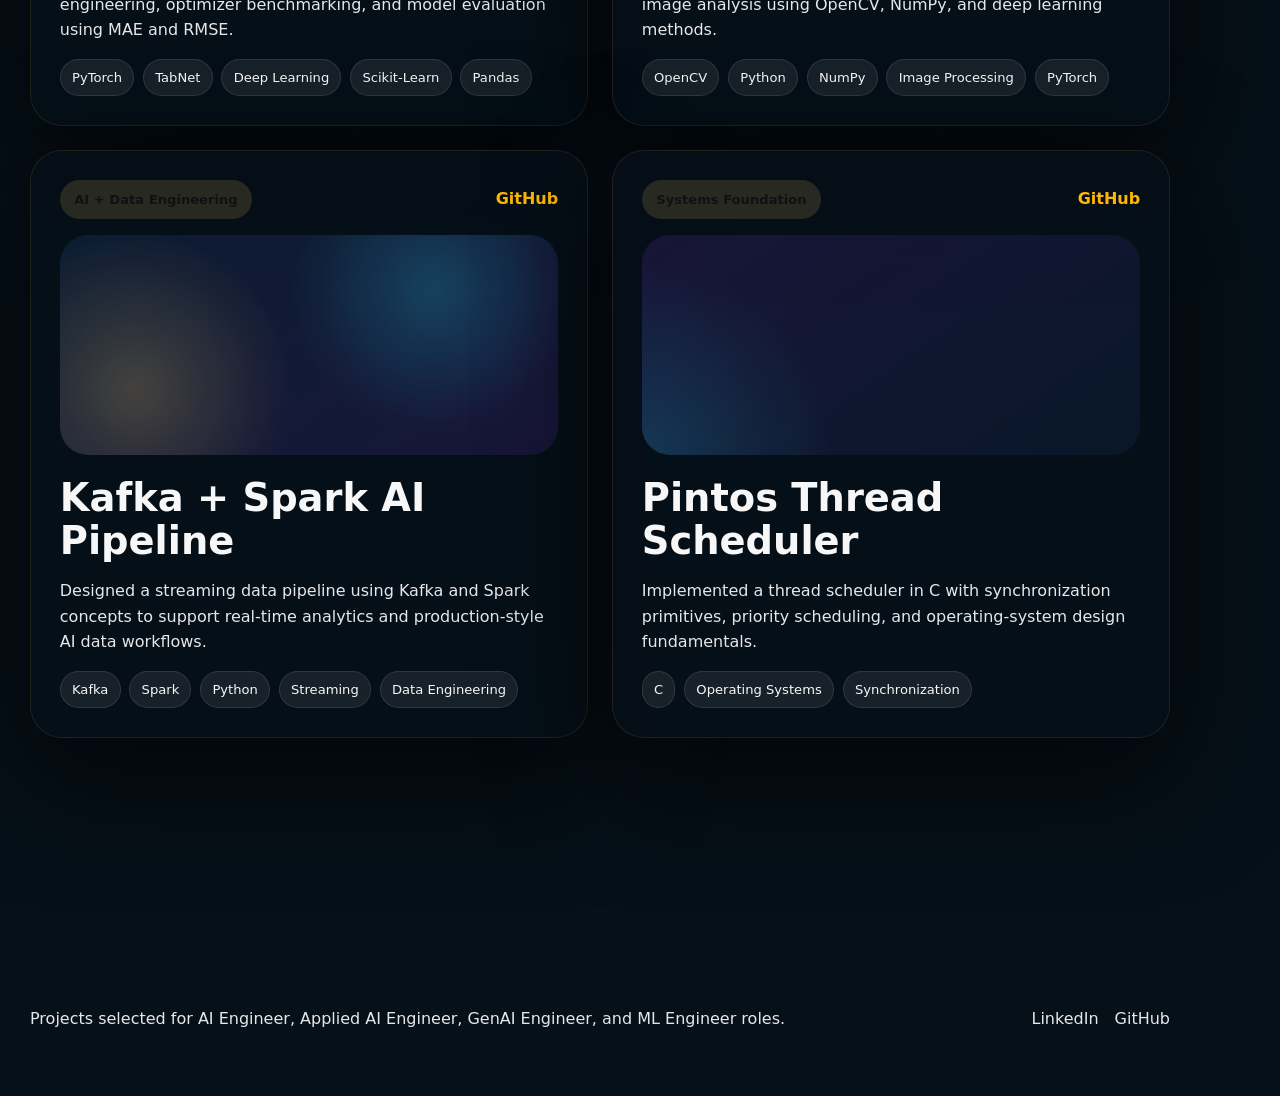
<file: OneDrive/Desktop/CERTII/JOBRAT/AI/soniya-thota-ai-engineer-portfolio/soniya-thota-portfolio/projects.html>
<!DOCTYPE html>
<html lang="en">
<head>
  <meta charset="UTF-8">
  <meta http-equiv="X-UA-Compatible" content="IE=edge">
  <meta name="viewport" content="width=device-width, initial-scale=1.0">
  <title>AI Engineer Projects | Soniya Thota</title>
  <meta name="description" content="AI Engineer project showcase for Soniya Thota featuring CareerMail AI, RAG Job Assistant, deep learning real estate valuation, and computer vision projects.">
  <link rel="stylesheet" href="style.css">
</head>
<body data-page="projects">
  <div class="page-overlay"></div>
  <div class="progress-wrap"><div class="progress-bar" id="progressBar"></div></div>

  <header class="site-header">
    <div class="container header-inner">
      <nav class="site-nav" aria-label="Primary navigation">
        <a class="nav-link" href="index.html" data-page="home">Home</a>
        <a class="nav-link" href="about.html" data-page="about">About</a>
        <a class="nav-link" href="skills.html" data-page="skills">Skills</a>
        <a class="nav-link" href="projects.html" data-page="projects">Projects</a>
        <a class="nav-link" href="experience.html" data-page="experience">Experience</a>
        <a class="nav-link" href="contact.html" data-page="contact">Contact</a>
      </nav>
      <div class="header-actions">
        <button class="theme-toggle" id="themeToggle" type="button" aria-label="Toggle light and dark theme">🌙</button>
        <a class="button button--ghost" href="assets/resume.pdf" download>Resume</a>
      </div>
    </div>
  </header>

  <main class="page page--projects">
    <section class="section">
      <div class="container">
        <p class="section-label">AI Engineer Portfolio</p>
        <h1>Featured AI projects.</h1>
        <p class="section-copy">A focused showcase of full-stack AI products, RAG systems, deep learning models, and computer vision work.</p>
      </div>
    </section>

    <section class="section">
      <div class="container project-grid">
        <article class="project-card card-glass">
          <div class="project-top">
            <span class="project-badge">Flagship AI Product</span>
            <a class="project-link" href="https://github.com/soniya-thota/careermail-ai" target="_blank" rel="noreferrer">GitHub</a>
          </div>
          <div class="project-preview preview--careermail"></div>
          <h2>CareerMail AI</h2>
          <p>Built an AI-powered job search intelligence platform that connects to Gmail, classifies recruiting emails, tracks applications, analyzes recruiter responses, and generates career next actions through an intelligent dashboard.</p>
          <div class="project-tags"><span>React</span><span>FastAPI</span><span>Gmail API</span><span>OAuth</span><span>Python</span><span>AI Classification</span></div>
        </article>

        <article class="project-card card-glass">
          <div class="project-top">
            <span class="project-badge">Generative AI / RAG</span>
            <a class="project-link" href="https://github.com/soniya-thota/rag-job-assistant" target="_blank" rel="noreferrer">GitHub</a>
          </div>
          <div class="project-preview preview--rag"></div>
          <h2>RAG Job Assistant</h2>
          <p>Developed a Retrieval-Augmented Generation assistant for resume and job-description analysis using embeddings, semantic search, and LLM-powered recommendations for skill gaps, resume improvement, and interview preparation.</p>
          <div class="project-tags"><span>Python</span><span>RAG</span><span>Vector Search</span><span>Embeddings</span><span>LLMs</span><span>Streamlit</span></div>
        </article>

        <article class="project-card card-glass">
          <div class="project-top">
            <span class="project-badge">Deep Learning</span>
            <a class="project-link" href="https://github.com/soniya-thota/House_Price_Prediction_Using_Tabnet" target="_blank" rel="noreferrer">GitHub</a>
          </div>
          <div class="project-preview">
            <img src="assets/House_price.jpeg" alt="Deep Learning Real Estate Valuation project preview">
          </div>
          <h2>Deep Learning Real Estate Valuation</h2>
          <p>Built an advanced real estate valuation pipeline using FNN, DNN, Wide & Deep Networks, and TabNet, with feature engineering, optimizer benchmarking, and model evaluation using MAE and RMSE.</p>
          <div class="project-tags"><span>PyTorch</span><span>TabNet</span><span>Deep Learning</span><span>Scikit-Learn</span><span>Pandas</span></div>
        </article>

        <article class="project-card card-glass">
          <div class="project-top">
            <span class="project-badge">Computer Vision</span>
            <a class="project-link" href="https://github.com/soniya-thota" target="_blank" rel="noreferrer">GitHub</a>
          </div>
          <div class="project-preview preview--vision"></div>
          <h2>Computer Vision Portfolio</h2>
          <p>Implemented computer vision projects covering image stitching, optical flow, segmentation, object detection, and image analysis using OpenCV, NumPy, and deep learning methods.</p>
          <div class="project-tags"><span>OpenCV</span><span>Python</span><span>NumPy</span><span>Image Processing</span><span>PyTorch</span></div>
        </article>

        <article class="project-card card-glass">
          <div class="project-top">
            <span class="project-badge">AI + Data Engineering</span>
            <a class="project-link" href="https://github.com/soniya-thota/streaming-pipeline-kafka" target="_blank" rel="noreferrer">GitHub</a>
          </div>
          <div class="project-preview preview--pipeline"></div>
          <h2>Kafka + Spark AI Pipeline</h2>
          <p>Designed a streaming data pipeline using Kafka and Spark concepts to support real-time analytics and production-style AI data workflows.</p>
          <div class="project-tags"><span>Kafka</span><span>Spark</span><span>Python</span><span>Streaming</span><span>Data Engineering</span></div>
        </article>

        <article class="project-card card-glass">
          <div class="project-top">
            <span class="project-badge">Systems Foundation</span>
            <a class="project-link" href="https://github.com/soniya-thota/Pintos-Operating-System---Threading-Scheduler" target="_blank" rel="noreferrer">GitHub</a>
          </div>
          <div class="project-preview preview--os"></div>
          <h2>Pintos Thread Scheduler</h2>
          <p>Implemented a thread scheduler in C with synchronization primitives, priority scheduling, and operating-system design fundamentals.</p>
          <div class="project-tags"><span>C</span><span>Operating Systems</span><span>Synchronization</span></div>
        </article>
      </div>
    </section>
  </main>

  <footer class="site-footer">
    <div class="container footer-inner">
      <p>Projects selected for AI Engineer, Applied AI Engineer, GenAI Engineer, and ML Engineer roles.</p>
      <nav class="footer-nav" aria-label="Footer navigation">
        <a href="https://www.linkedin.com/in/thotasoni/" target="_blank" rel="noreferrer">LinkedIn</a>
        <a href="https://github.com/soniya-thota" target="_blank" rel="noreferrer">GitHub</a>
      </nav>
    </div>
  </footer>

  <script src="script.js"></script>
</body>
</html>
</file>
<file: style.css>
﻿/* Global reset */
* {
  margin: 0;
  padding: 0;
  box-sizing: border-box;
}

:root {
  color-scheme: dark;
  font-family: 'Inter', 'Poppins', system-ui, -apple-system, BlinkMacSystemFont, 'Segoe UI', sans-serif;
  font-size: 16px;
  /* Black + Yellow theme */
  color: #f7f7f8;
  background: #061018;
  --surface: rgba(6, 16, 24, 0.86);
  --surface-soft: rgba(10, 20, 30, 0.74);
  --border: rgba(255, 205, 72, 0.10);
  --accent: #ffcc33; /* warm gold */
  --accent-soft: #ffb703; /* softer gold */
  --accent-2: #22d3ee; /* cyan highlight */
  --text: #f7f7f8;
  --muted: #bfb089;
  --shadow: 0 36px 120px rgba(0, 0, 0, 0.7);
  --radius: 28px;
}

body {
  min-height: 100vh;
  background: 
    radial-gradient(circle at 50% 50%, rgba(255, 20, 147, 0.8) 0%, transparent 25%),
    radial-gradient(circle at 35% 45%, rgba(255, 215, 0, 0.75) 0%, transparent 22%),
    radial-gradient(circle at 65% 55%, rgba(0, 255, 0, 0.7) 0%, transparent 20%),
    radial-gradient(circle at 50% 30%, rgba(255, 99, 71, 0.8) 0%, transparent 18%),
    radial-gradient(circle at 40% 60%, rgba(147, 112, 219, 0.75) 0%, transparent 24%),
    radial-gradient(circle at 60% 40%, rgba(0, 206, 209, 0.8) 0%, transparent 26%),
    radial-gradient(circle at 45% 55%, rgba(255, 105, 180, 0.65) 0%, transparent 15%),
    radial-gradient(circle at 55% 45%, rgba(255, 140, 0, 0.7) 0%, transparent 17%),
    linear-gradient(180deg, #061018 0%, #0a1118 100%);
  background-attachment: fixed;
  color: var(--text);
  line-height: 1.6;
  position: relative;
}

body::before {
  content: '';
  position: fixed;
  top: 0;
  left: 0;
  right: 0;
  bottom: 0;
  background: linear-gradient(180deg, rgba(6,16,24,0.45) 0%, rgba(6,16,24,0.50) 100%);
  pointer-events: none;
  z-index: -1;
}

body.theme-light {
  color: #111114;
  background: radial-gradient(circle at top left, rgba(255, 209, 102, 0.06), transparent 18%),
              radial-gradient(circle at bottom right, rgba(255, 183, 3, 0.04), transparent 16%),
              #fffced;
}

body.theme-light .site-header,
body.theme-light .card-glass,
body.theme-light .project-card,
body.theme-light .contact-panel,
body.theme-light .contact-form,
body.theme-light .education-card,
body.theme-light .cert-card,
body.theme-light .timeline-item,
body.theme-light .portrait-card {
  background: rgba(255, 255, 255, 0.72);
  color: #0f172a;
  border-color: rgba(15, 23, 42, 0.12);
}

body.theme-light .site-footer,
body.theme-light .hero-details,
body.theme-light .feature-card,
body.theme-light .mini-card,
body.theme-light .skill-group,
body.theme-light .hero-card {
  background: rgba(255, 255, 255, 0.55);
}

body.theme-light .site-nav a,
body.theme-light .footer-link,
body.theme-light .button--ghost,
body.theme-light .theme-toggle {
  color: #0f172a;
}

body.theme-light .hero-badge,
body.theme-light .section-label,
body.theme-light .contact-meta span,
body.theme-light .project-badge,
body.theme-light .cert-badge,
body.theme-light .project-link {
  color: #0f172a;
}

img {
  max-width: 100%;
  display: block;
}

a {
  color: inherit;
  text-decoration: none;
}

button,
input,
textarea {
  font: inherit;
}

button {
  cursor: pointer;
}

.container {
  width: min(1140px, calc(100% - 2rem));
  margin: 1 auto;
  margin-left: 30px;
}

.page-overlay {
  position: fixed;
  inset: 0;
  pointer-events: none;
  background: radial-gradient(circle at 20% 10%, rgba(255, 209, 102, 0.10), transparent 14%),
              radial-gradient(circle at 80% 20%, rgba(255, 183, 3, 0.06), transparent 16%);
  z-index: 0;
}

.progress-wrap {
  position: fixed;
  inset: 0 0 auto 0;
  height: 4px;
  z-index: 60;
  background: transparent;
}

.progress-bar {
  width: 0%;
  height: 100%;
  background: linear-gradient(90deg, var(--accent), var(--accent-soft));
  transition: width 0.2s ease;
}

.site-header {
  position: sticky;
  top: 0;
  z-index: 50;
  backdrop-filter: blur(24px);
  background: var(--surface);
  border-bottom: 1px solid var(--border);
}

.header-inner {
  display: flex;
  align-items: center;
  justify-content: center;
  gap: 1rem;
  padding: 1.1rem 0;
}

.brand {
  font-size: 1.2rem;
  font-weight: 800;
  letter-spacing: 1px;
}

.site-nav {
  display: flex;
  flex-wrap: wrap;
  gap: 1.25rem;
}

.nav-link {
  color: var(--muted);
  transition: color 0.2s ease;
}

.nav-link:hover,
.nav-link.active {
  color: var(--text);
}

.header-actions {
  display: flex;
  align-items: center;
  gap: 0.85rem;
}

.theme-toggle {
  border: none;
  background: rgba(255, 255, 255, 0.06);
  color: var(--text);
  width: 44px;
  height: 44px;
  border-radius: 16px;
  display: grid;
  place-items: center;
  transition: transform 0.2s ease, background 0.2s ease;
}

.theme-toggle:hover {
  transform: translateY(-2px);
}
.hero-image{
    display:flex;
    justify-content:right;
    align-items:right;
    right: 500px;
}

.avatar{
    width:750px;
    right:500px;
    max-width:1050%;
    animation:floatAvatar 2s ease-in-out infinite;
    filter:drop-shadow(0 0 25px rgba(34,211,238,.5));
}

@keyframes floatAvatar{
    50%,100%{
        transform:translateY(0);
    }
    50%{
        transform:translateY(-20px);
    }
}

/* Force dark-only: hide the theme toggle control */
.theme-toggle { display: none !important; }

.button {
  display: inline-flex;
  align-items: center;
  justify-content: center;
  gap: 0.6rem;
  padding: 0.95rem 1.6rem;
  border-radius: 999px;
  font-weight: 700;
  transition: transform 0.25s ease, opacity 0.25s ease;
}

.button:hover {
  transform: translateY(-2px);
}

.button--primary {
  color: #0f172a;
  background: linear-gradient(135deg, var(--accent-soft), var(--accent));
}

.button--secondary {
  border: 1px solid rgba(255, 255, 255, 0.14);
  background: rgba(255, 255, 255, 0.07);
  color: var(--text);
}

.button--ghost {
  background: transparent;
  border: 1px solid rgba(255, 255, 255, 0.08);
}

.page {
  position: relative;
  z-index: 1;
  overflow: hidden;
}

.section {
  padding: 5rem 0;
}

.section-label {
  display: inline-flex;
  text-transform: uppercase;
  letter-spacing: 0.28em;
  color: var(--accent);
  font-size: 0.8rem;
  margin-bottom: 0.9rem;
}

h1,
h2,
h3,
h4 {
  margin-bottom: 1rem;
  line-height: 1.12;
}

h1 {
  font-size: clamp(2.5rem, 4vw, 4.2rem);
}

h2 {
  font-size: clamp(1.8rem, 3vw, 2.6rem);
}

p {
  color: var(--muted);
}

.reveal {
  opacity: 0;
  transform: translateY(30px);
  transition: opacity 0.8s ease, transform 0.8s ease;
}

.reveal.active {
  opacity: 1;
  transform: translateY(0);
}

.card-glass {
  background: var(--surface);
  backdrop-filter: blur(20px);
  border: 1px solid var(--border);
  border-radius: var(--radius);
  box-shadow: var(--shadow);
}

.hero {
  display: grid;
  grid-template-columns: 1.05fr 0.95fr;
  align-items: center;
  gap: 3rem;
  min-height: calc(100vh - 110px);
  padding-top: 3rem;
  position: relative;
  overflow: hidden;
}

/* Holi colors background - handled by body gradient */
.hero-avatar-bg {
  position: absolute;
  inset: 0;
  opacity: 0;
  z-index: 0;
  overflow: hidden;
  pointer-events: none;
}

.avatar-bg-img {
  display: none;
}

.hero-content {
  max-width: 680px;
  position: relative;
  z-index: 2;
  margin-left: 30px;
}

.hero-badge {
  display: inline-flex;
  padding: 0.8rem 1.15rem;
  border-radius: 999px;
  background: rgba(255, 209, 102, 0.12);
  color: #111114;
  font-size: 0.9rem;
  margin-bottom: 1.6rem;
}

.hero h1 {
  font-size: clamp(3.5rem, 5vw, 5.2rem);
}

.hero h1 span {
  display: block;
  color: #ffffff;
}

.hero-intro {
  color: #cbd5e1;
  font-size: 1.05rem;
  margin-bottom: 1.25rem;
  max-width: 720px;
  margin-top: -320px;
   margin-left: 30px;
}


.hero-description {
  margin-bottom: 2rem;
  max-width: 700px;
  margin-top: -20px;
}

.hero-actions {
  display: flex;
  flex-wrap: wrap;
  gap: 1rem;
  margin-bottom: 2.4rem;
  margin-left: 30px;
}

.hero-metrics {
  display: grid;
  grid-template-columns: repeat(3, minmax(0, 1fr));
  gap: 1rem;
}

.hero-metrics div {
  padding: 1.35rem 1.4rem;
  border-radius: 22px;
  background: rgba(255, 255, 255, 0.04);
  border: 1px solid rgba(255, 255, 255, 0.08);
}

.hero-metrics strong {
  display: block;
  font-size: 2rem;
  color: #ffffff;
}

.hero-metrics span {
  display: block;
  color: var(--muted);
  margin-top: 0.5rem;
}

.hero-visual {
  display: grid;
  gap: 1.5rem;
  position: relative;
  z-index: 2;
  margin-left: 30px;
}

.avatar-card {
  position: relative;
  overflow: hidden;
  padding: 1.2rem;
  border-radius: 36px;
  background: linear-gradient(180deg, rgba(255,255,255,0.08), rgba(255,255,255,0.04));
}

.avatar-frame {
  width: 100%;
  height: 0;
  padding-bottom: 120%;
  position: relative;
  border-radius: 32px;
  overflow: hidden;
  background: radial-gradient(circle at 30% 30%, rgba(34, 211, 238, 0.2), transparent 42%);
}

.avatar-fallback {
  position: absolute;
  inset: 0;
  width: 100%;
  height: 100%;
  display: block;
}

.avatar-frame img {
  position: absolute;
  inset: 0;
  width: 100%;
  height: 100%;
  object-fit: cover;
  animation: float 6s ease-in-out infinite;
}

.avatar-frame img.hidden { display: none; }

/* High-contrast overrides for better readability */
:root {
  --text-primary: #ffffff;
  --text-strong: #ffffff;
  --text-muted-strong: rgba(255,255,255,0.9);
}

/* Hero title and name */
.hero h1,
.hero h1 span,
.hero .hero-intro,
.hero .hero-description {
  color: var(--text-primary) !important;
  text-shadow: 0 6px 22px rgba(0,0,0,0.55);
}

.hero h1 { font-weight: 800; letter-spacing: -1px; }

/* Make role and smaller headings clear */
.hero .role,
.hero .hero-badge,
.nav-link,
.site-nav a {
  color: var(--text-muted-strong) !important;
}

/* Counters / metrics */
.hero-metrics strong,
.counter-value {
  color: #ffffff !important;
  text-shadow: 0 4px 18px rgba(0,0,0,0.45);
}

/* Speech bubble: dark text on light bubble for clarity */
.speech-bubble,
.speech-bubble p {
  color: #0b1220 !important;
  font-weight: 600;
}

/* Ensure links and footer text are visible */
.footer-link,
.site-footer,
.contact-meta,
p {
  color: var(--text-muted-strong) !important;
}

/* Audio play overlay on avatar */
.audio-play {
  position: absolute;
  right: 12px;
  bottom: 12px;
  width: 44px;
  height: 44px;
  display: grid;
  place-items: center;
  border-radius: 999px;
  border: 1px solid rgba(255,255,255,0.12);
  background: linear-gradient(180deg, rgba(255,209,102,0.95), rgba(255,183,3,0.95));
  color: #111114;
  font-weight: 800;
  box-shadow: 0 8px 30px rgba(0,0,0,0.45);
  cursor: pointer;
  transform: translateY(0);
  transition: transform 180ms ease, opacity 180ms ease;
  opacity: 0.98;
  z-index: 30;
}

.audio-play.show {
  opacity: 1;
}

.audio-play.playing {
  transform: scale(0.96) rotate(6deg);
}

.speech-bubble {
  margin-top: 1.5rem;
  padding: 1.3rem 1.4rem;
  border-radius: 28px;
  background: rgba(9, 17, 34, 0.96);
  border: 1px solid rgba(255, 255, 255, 0.1);
  position: relative;
  color: #dbeafe;
}

.speech-bubble::after {
  content: '';
  position: absolute;
  left: 2rem;
  bottom: -16px;
  width: 28px;
  height: 28px;
  background: rgba(9, 17, 34, 0.96);
  clip-path: polygon(50% 100%, 0 0, 100% 0);
}

.speech-bubble.speaking {
  animation: bubble-talk 0.7s ease-in-out infinite;
  box-shadow: 0 18px 45px rgba(255, 209, 102, 0.22);
}

@keyframes bubble-talk {
  0%, 100% { transform: translateY(0); }
  50% { transform: translateY(-3px) scale(1.005); }
}

.hero-details {
  padding: 1.5rem;
  border-radius: 32px;
  background: rgba(255, 255, 255, 0.06);
  border: 1px solid rgba(255, 255, 255, 0.08);
}

.hero-details p {
  margin-bottom: 0.9rem;
}

.split-grid {
  display: grid;
  grid-template-columns: 1fr 1fr;
  gap: 1.5rem;
}

.feature-grid {
  display: grid;
  grid-template-columns: repeat(3, minmax(0, 1fr));
  gap: 1.5rem;
  margin-top: 1.5rem;
}

.feature-card,
.mini-card,
.text-panel,
.education-card,
.cert-card,
.timeline-item,
.portrait-card,
.contact-panel,
.contact-form,
.skill-group,
.project-card {
  overflow: hidden;
}

.feature-card,
.mini-card,
.text-panel,
.education-card,
.cert-card,
.timeline-item,
.portrait-card,
.contact-panel,
.contact-form,
.skill-group,
.project-card {
  padding: 1.8rem;
}

.feature-card {
  border-radius: 28px;
  background: rgba(255, 255, 255, 0.05);
  border: 1px solid rgba(255, 255, 255, 0.1);
}

.feature-card h3 {
  margin-bottom: 0.9rem;
}

.mini-card {
  border-radius: 28px;
}

.contact-grid,
.education-grid,
.certification-grid,
.skill-blocks,
.project-grid,
.timeline,
.about-grid {
  display: grid;
  gap: 1.5rem;
}

.skill-blocks {
  grid-template-columns: repeat(2, minmax(0, 1fr));
}

.skill-group {
  border-radius: 28px;
}

.skill-group h2 {
  margin-bottom: 1.4rem;
}

.skill-item {
  margin-bottom: 1rem;
}

.skill-item span {
  display: block;
  margin-bottom: 0.55rem;
  color: var(--text);
}

.skill-bar {
  width: 100%;
  height: 0.85rem;
  border-radius: 999px;
  background: rgba(255, 255, 255, 0.08);
}

.skill-bar span {
  display: block;
  height: 100%;
  border-radius: 999px;
  background: linear-gradient(90deg, rgba(34, 211, 238, 0.88), rgba(124, 58, 237, 0.88));
}

.project-grid {
  grid-template-columns: repeat(2, minmax(0, 1fr));
}

.project-card {
  border-radius: 32px;
}

.project-top {
  display: flex;
  align-items: center;
  justify-content: space-between;
  gap: 1rem;
  margin-bottom: 1rem;
}

.project-badge,
.cert-badge {
  display: inline-flex;
  padding: 0.55rem 0.9rem;
  border-radius: 999px;
  background: rgba(255, 209, 102, 0.14);
  color: #111114;
  font-size: 0.82rem;
  font-weight: 700;
}

.project-link {
  color: var(--accent-soft);
  font-weight: 600;
}

.project-preview {
  height: 220px;
  border-radius: 28px;
  margin-bottom: 1.35rem;
  background: linear-gradient(135deg, rgba(59, 130, 246, 0.24), rgba(124, 58, 237, 0.24));
  position: relative;
  overflow: hidden;
}

.preview--tabnet { background-image: radial-gradient(circle at top left, rgba(34, 211, 238, 0.25), transparent 38%), linear-gradient(135deg, rgba(59, 130, 246, 0.15), rgba(124, 58, 237, 0.14)); }
.preview--water { background-image: radial-gradient(circle at center, rgba(59, 130, 246, 0.22), transparent 40%), linear-gradient(145deg, rgba(124, 58, 237, 0.12), rgba(34, 211, 238, 0.08)); }
.preview--os { background-image: radial-gradient(circle at bottom left, rgba(34, 211, 238, 0.18), transparent 35%), linear-gradient(145deg, rgba(124, 58, 237, 0.16), rgba(59, 130, 246, 0.08)); }
.preview--dsa { background-image: radial-gradient(circle at top right, rgba(124, 58, 237, 0.22), transparent 35%), linear-gradient(145deg, rgba(34, 211, 238, 0.1), rgba(59, 130, 246, 0.12)); }
.preview--blockchain { background-image: radial-gradient(circle at bottom right, rgba(34, 211, 238, 0.2), transparent 35%), linear-gradient(145deg, rgba(124, 58, 237, 0.14), rgba(59, 130, 246, 0.08)); }

.timeline {
  position: relative;
  padding-left: 2rem;
}

.timeline::before {
  content: '';
  position: absolute;
  left: 16px;
  top: 0;
  bottom: 0;
  width: 4px;
  background: linear-gradient(to bottom, var(--accent), var(--accent-soft));
}

.timeline-item {
  position: relative;
  padding: 1.8rem 1.6rem 1.8rem 2.8rem;
  border-radius: 28px;
  background: rgba(255, 255, 255, 0.05);
  border: 1px solid rgba(255, 255, 255, 0.1);
}

.timeline-item::before {
  content: '';
  position: absolute;
  left: -4px;
  top: 2.2rem;
  width: 14px;
  height: 14px;
  background: var(--accent);
  border-radius: 50%;
}

.timeline-year {
  display: block;
  margin-bottom: 1rem;
  font-weight: 700;
  color: var(--text);
}

.timeline-content h2 {
  margin-bottom: 0.75rem;
}

.education-grid {
  grid-template-columns: repeat(2, minmax(0, 1fr));
}

.education-card {
  border-radius: 32px;
}

.education-card h2,
.cert-card h2 {
  margin-bottom: 0.85rem;
}

.certification-grid {
  grid-template-columns: repeat(3, minmax(0, 1fr));
}

.cert-card {
  border-radius: 32px;
}

.contact-grid {
  grid-template-columns: 1fr 1.05fr;
}

.contact-panel {
  display: grid;
  gap: 1.2rem;
}

.contact-actions {
  display: flex;
  flex-wrap: wrap;
  gap: 0.9rem;
}

.contact-meta {
  display: grid;
  gap: 0.85rem;
}

.contact-meta span {
  display: block;
  color: var(--muted);
}

.contact-meta strong {
  color: var(--text);
}

.contact-form {
  display: grid;
}

.contact-form label {
  color: var(--text);
  margin-bottom: 0.45rem;
  font-weight: 600;
}

.contact-form input,
.contact-form textarea {
  border: 1px solid rgba(255, 255, 255, 0.14);
  border-radius: 20px;
  background: rgba(255, 255, 255, 0.05);
  color: var(--text);
  padding: 1rem 1.1rem;
  outline: none;
}

.contact-form input:focus,
.contact-form textarea:focus {
  border-color: var(--accent-soft);
}

.contact-status {
  color: var(--accent-soft);
}

.portrait-card {
  border-radius: 32px;
  display: grid;
  gap: 1.2rem;
}

.portrait-card img {
  width: 100%;
  border-radius: 28px;
}

.site-footer {
  padding: 3rem 0 4rem;
}

.footer-inner {
  display: flex;
  align-items: center;
  justify-content: space-between;
  gap: 1rem;
}

.footer-nav {
  display: flex;
  flex-wrap: wrap;
  gap: 1rem;
}

.footer-link {
  color: var(--accent-soft);
}

/* Bottom-centered horizontal social bar */
.corner-social {
  position: fixed;
  left: 50%;
  transform: translateX(-50%);
  bottom: 24px;
  display: flex;
  flex-direction: row;
  gap: 0.6rem;
  align-items: center;
  z-index: 9999;
  padding: 6px 8px;
  background: linear-gradient(180deg, rgba(255,255,255,0.02), rgba(255,255,255,0.01));
  border-radius: 999px;
  box-shadow: 0 14px 40px rgba(2,6,20,0.7);
  border: 1px solid rgba(255,255,255,0.05);
}

/* Hidden by default; shown when user reaches footer/contact */
.corner-social { opacity: 0; transform: translateX(-50%) translateY(8px); pointer-events: none; transition: opacity 260ms ease, transform 260ms ease; }
.corner-social.visible { opacity: 1; transform: translateX(-50%) translateY(0); pointer-events: auto; }

.social-link {
  display: inline-flex;
  align-items: center;
  justify-content: center;
  gap: 0.5rem;
  padding: 0.55rem;
  width: 44px;
  height: 44px;
  border-radius: 12px;
  background: rgba(255,255,255,0.03);
  color: var(--text);
  border: 1px solid rgba(255,255,255,0.06);
  font-weight: 700;
  text-decoration: none;
  backdrop-filter: blur(6px);
  transition: transform 160ms ease, background 160ms ease;
}

.social-link:hover {
  transform: translateY(-4px) scale(1.02);
  background: rgba(255,255,255,0.06);
}

.social-link svg {
  width: 18px;
  height: 18px;
  flex: 0 0 18px;
}

/* hide text labels so the bar is compact and doesn't block content */
.social-link span { display: none; }

/* Contact info divider */
.contact-info-divider {
  width: 1px;
  height: 28px;
  background: rgba(255,255,255,0.08);
  margin: 0 0.3rem;
}

/* Contact info links (email/phone) in the bottom bar and contact section */
.contact-info-link {
  display: inline-flex;
  align-items: center;
  gap: 0.5rem;
  padding: 0.55rem;
  width: auto;
  height: 44px;
  border-radius: 12px;
  background: rgba(255,255,255,0.03);
  color: var(--text);
  border: 1px solid rgba(255,255,255,0.06);
  font-weight: 600;
  text-decoration: none;
  backdrop-filter: blur(6px);
  transition: transform 160ms ease, background 160ms ease;
  font-size: 0.9rem;
  white-space: nowrap;
}

.contact-info-link:hover {
  transform: translateY(-4px) scale(1.01);
  background: rgba(255,255,255,0.06);
}

.contact-info-link svg {
  width: 18px;
  height: 18px;
  flex: 0 0 18px;
}

.contact-info-text { display: none; }

/* ensure main content leaves space for the fixed social bar */
main.page { padding-bottom: 140px; }

/* Toast notifications shown after clicking social links */
.site-toast {
  position: fixed;
  left: 50%;
  transform: translateX(-50%);
  bottom: 86px;
  z-index: 120;
  background: rgba(6,9,22,0.92);
  color: #e6f6fb;
  padding: 0.6rem 1rem;
  border-radius: 12px;
  box-shadow: 0 8px 30px rgba(2,4,20,0.45);
  transform-origin: center bottom;
  transform: translate(-50%, 8px);
  opacity: 0;
  transition: opacity 220ms ease, transform 220ms ease;
  font-weight: 600;
}
.site-toast.visible {
  transform: translateY(0);
  opacity: 1;
}

@media (max-width: 720px) {
  .site-toast { left: 12px; bottom: 92px; font-size: 0.95rem; }
}

@media (max-width: 720px) {
  .corner-social {
    left: 50%;
    transform: translateX(-50%);
    bottom: 12px;
    gap: 0.4rem;
    padding: 4px;
  }
  .social-link {
    width: 40px;
    height: 40px;
    padding: 0.45rem;
  }
}

@keyframes float {
  0%, 100% { transform: translateY(0); }
  50% { transform: translateY(-12px); }
}

@media (max-width: 960px) {
  .hero,
  .feature-grid,
  .skill-blocks,
  .project-grid,
  .contact-grid,
  .education-grid,
  .about-grid,
  .certification-grid {
    grid-template-columns: 1fr;
  }

  .timeline {
    padding-left: 1rem;
  }

  .timeline::before {
    left: 8px;
  }

  .timeline-item {
    padding-left: 2.2rem;
  }
}

@media (max-width: 720px) {
  .header-inner {
    flex-direction: column;
    align-items: stretch;
  }

  .site-nav {
    justify-content: center;
  }

  .hero {
    gap: 2rem;
  }

  .hero h1 {
    font-size: 3.4rem;
  }

  .progress-wrap {
    display: none;
  }
}
</file>
<file: OneDrive/Desktop/CERTII/JOBRAT/AI/soniya-thota-ai-engineer-portfolio/soniya-thota-portfolio/style.css>
﻿/* Global reset */
* {
  margin: 0;
  padding: 0;
  box-sizing: border-box;
}

:root {
  color-scheme: dark;
  font-family: 'Inter', 'Poppins', system-ui, -apple-system, BlinkMacSystemFont, 'Segoe UI', sans-serif;
  font-size: 16px;
  /* Black + Yellow theme */
  color: #f7f7f8;
  background: #061018;
  --surface: rgba(6, 16, 24, 0.86);
  --surface-soft: rgba(10, 20, 30, 0.74);
  --border: rgba(255, 205, 72, 0.10);
  --accent: #ffcc33; /* warm gold */
  --accent-soft: #ffb703; /* softer gold */
  --accent-2: #22d3ee; /* cyan highlight */
  --text: #f7f7f8;
  --muted: #bfb089;
  --shadow: 0 36px 120px rgba(0, 0, 0, 0.7);
  --radius: 28px;
}

body {
  min-height: 100vh;
  background: 
    radial-gradient(circle at 50% 50%, rgba(255, 20, 147, 0.8) 0%, transparent 25%),
    radial-gradient(circle at 35% 45%, rgba(255, 215, 0, 0.75) 0%, transparent 22%),
    radial-gradient(circle at 65% 55%, rgba(0, 255, 0, 0.7) 0%, transparent 20%),
    radial-gradient(circle at 50% 30%, rgba(255, 99, 71, 0.8) 0%, transparent 18%),
    radial-gradient(circle at 40% 60%, rgba(147, 112, 219, 0.75) 0%, transparent 24%),
    radial-gradient(circle at 60% 40%, rgba(0, 206, 209, 0.8) 0%, transparent 26%),
    radial-gradient(circle at 45% 55%, rgba(255, 105, 180, 0.65) 0%, transparent 15%),
    radial-gradient(circle at 55% 45%, rgba(255, 140, 0, 0.7) 0%, transparent 17%),
    linear-gradient(180deg, #061018 0%, #0a1118 100%);
  background-attachment: fixed;
  color: var(--text);
  line-height: 1.6;
  position: relative;
}

body::before {
  content: '';
  position: fixed;
  top: 0;
  left: 0;
  right: 0;
  bottom: 0;
  background: linear-gradient(180deg, rgba(6,16,24,0.45) 0%, rgba(6,16,24,0.50) 100%);
  pointer-events: none;
  z-index: -1;
}

body.theme-light {
  color: #111114;
  background: radial-gradient(circle at top left, rgba(255, 209, 102, 0.06), transparent 18%),
              radial-gradient(circle at bottom right, rgba(255, 183, 3, 0.04), transparent 16%),
              #fffced;
}

body.theme-light .site-header,
body.theme-light .card-glass,
body.theme-light .project-card,
body.theme-light .contact-panel,
body.theme-light .contact-form,
body.theme-light .education-card,
body.theme-light .cert-card,
body.theme-light .timeline-item,
body.theme-light .portrait-card {
  background: rgba(255, 255, 255, 0.72);
  color: #0f172a;
  border-color: rgba(15, 23, 42, 0.12);
}

body.theme-light .site-footer,
body.theme-light .hero-details,
body.theme-light .feature-card,
body.theme-light .mini-card,
body.theme-light .skill-group,
body.theme-light .hero-card {
  background: rgba(255, 255, 255, 0.55);
}

body.theme-light .site-nav a,
body.theme-light .footer-link,
body.theme-light .button--ghost,
body.theme-light .theme-toggle {
  color: #0f172a;
}

body.theme-light .hero-badge,
body.theme-light .section-label,
body.theme-light .contact-meta span,
body.theme-light .project-badge,
body.theme-light .cert-badge,
body.theme-light .project-link {
  color: #0f172a;
}

img {
  max-width: 100%;
  display: block;
}

a {
  color: inherit;
  text-decoration: none;
}

button,
input,
textarea {
  font: inherit;
}

button {
  cursor: pointer;
}

.container {
  width: min(1140px, calc(100% - 2rem));
  margin: 1 auto;
  margin-left: 30px;
}

.page-overlay {
  position: fixed;
  inset: 0;
  pointer-events: none;
  background: radial-gradient(circle at 20% 10%, rgba(255, 209, 102, 0.10), transparent 14%),
              radial-gradient(circle at 80% 20%, rgba(255, 183, 3, 0.06), transparent 16%);
  z-index: 0;
}

.progress-wrap {
  position: fixed;
  inset: 0 0 auto 0;
  height: 4px;
  z-index: 60;
  background: transparent;
}

.progress-bar {
  width: 0%;
  height: 100%;
  background: linear-gradient(90deg, var(--accent), var(--accent-soft));
  transition: width 0.2s ease;
}

.site-header {
  position: sticky;
  top: 0;
  z-index: 50;
  backdrop-filter: blur(24px);
  background: var(--surface);
  border-bottom: 1px solid var(--border);
}

.header-inner {
  display: flex;
  align-items: center;
  justify-content: center;
  gap: 1rem;
  padding: 1.1rem 0;
}

.brand {
  font-size: 1.2rem;
  font-weight: 800;
  letter-spacing: 1px;
}

.site-nav {
  display: flex;
  flex-wrap: wrap;
  gap: 1.25rem;
}

.nav-link {
  color: var(--muted);
  transition: color 0.2s ease;
}

.nav-link:hover,
.nav-link.active {
  color: var(--text);
}

.header-actions {
  display: flex;
  align-items: center;
  gap: 0.85rem;
}

.theme-toggle {
  border: none;
  background: rgba(255, 255, 255, 0.06);
  color: var(--text);
  width: 44px;
  height: 44px;
  border-radius: 16px;
  display: grid;
  place-items: center;
  transition: transform 0.2s ease, background 0.2s ease;
}

.theme-toggle:hover {
  transform: translateY(-2px);
}
.hero-image{
    display:flex;
    justify-content:right;
    align-items:right;
    right: 500px;
}

.avatar{
    width:750px;
    right:500px;
    max-width:1050%;
    animation:floatAvatar 2s ease-in-out infinite;
    filter:drop-shadow(0 0 25px rgba(34,211,238,.5));
}

@keyframes floatAvatar{
    50%,100%{
        transform:translateY(0);
    }
    50%{
        transform:translateY(-20px);
    }
}

/* Force dark-only: hide the theme toggle control */
.theme-toggle { display: none !important; }

.button {
  display: inline-flex;
  align-items: center;
  justify-content: center;
  gap: 0.6rem;
  padding: 0.95rem 1.6rem;
  border-radius: 999px;
  font-weight: 700;
  transition: transform 0.25s ease, opacity 0.25s ease;
}

.button:hover {
  transform: translateY(-2px);
}

.button--primary {
  color: #0f172a;
  background: linear-gradient(135deg, var(--accent-soft), var(--accent));
}

.button--secondary {
  border: 1px solid rgba(255, 255, 255, 0.14);
  background: rgba(255, 255, 255, 0.07);
  color: var(--text);
}

.button--ghost {
  background: transparent;
  border: 1px solid rgba(255, 255, 255, 0.08);
}

.page {
  position: relative;
  z-index: 1;
  overflow: hidden;
}

.section {
  padding: 5rem 0;
}

.section-label {
  display: inline-flex;
  text-transform: uppercase;
  letter-spacing: 0.28em;
  color: var(--accent);
  font-size: 0.8rem;
  margin-bottom: 0.9rem;
}

h1,
h2,
h3,
h4 {
  margin-bottom: 1rem;
  line-height: 1.12;
}

h1 {
  font-size: clamp(2.5rem, 4vw, 4.2rem);
}

h2 {
  font-size: clamp(1.8rem, 3vw, 2.6rem);
}

p {
  color: var(--muted);
}

.reveal {
  opacity: 0;
  transform: translateY(30px);
  transition: opacity 0.8s ease, transform 0.8s ease;
}

.reveal.active {
  opacity: 1;
  transform: translateY(0);
}

.card-glass {
  background: var(--surface);
  backdrop-filter: blur(20px);
  border: 1px solid var(--border);
  border-radius: var(--radius);
  box-shadow: var(--shadow);
}

.hero {
  display: grid;
  grid-template-columns: 1.05fr 0.95fr;
  align-items: center;
  gap: 3rem;
  min-height: calc(100vh - 110px);
  padding-top: 3rem;
  position: relative;
  overflow: hidden;
}

/* Holi colors background - handled by body gradient */
.hero-avatar-bg {
  position: absolute;
  inset: 0;
  opacity: 0;
  z-index: 0;
  overflow: hidden;
  pointer-events: none;
}

.avatar-bg-img {
  display: none;
}

.hero-content {
  max-width: 680px;
  position: relative;
  z-index: 2;
  margin-left: 30px;
}

.hero-badge {
  display: inline-flex;
  padding: 0.8rem 1.15rem;
  border-radius: 999px;
  background: rgba(255, 209, 102, 0.12);
  color: #111114;
  font-size: 0.9rem;
  margin-bottom: 1.6rem;
}

.hero h1 {
  font-size: clamp(3.5rem, 5vw, 5.2rem);
}

.hero h1 span {
  display: block;
  color: #ffffff;
}

.hero-intro {
  color: #cbd5e1;
  font-size: 1.05rem;
  margin-bottom: 1.25rem;
  max-width: 720px;
  margin-top: -320px;
   margin-left: 30px;
}


.hero-description {
  margin-bottom: 2rem;
  max-width: 700px;
  margin-top: -20px;
}

.hero-actions {
  display: flex;
  flex-wrap: wrap;
  gap: 1rem;
  margin-bottom: 2.4rem;
  margin-left: 30px;
}

.hero-metrics {
  display: grid;
  grid-template-columns: repeat(3, minmax(0, 1fr));
  gap: 1rem;
}

.hero-metrics div {
  padding: 1.35rem 1.4rem;
  border-radius: 22px;
  background: rgba(255, 255, 255, 0.04);
  border: 1px solid rgba(255, 255, 255, 0.08);
}

.hero-metrics strong {
  display: block;
  font-size: 2rem;
  color: #ffffff;
}

.hero-metrics span {
  display: block;
  color: var(--muted);
  margin-top: 0.5rem;
}

.hero-visual {
  display: grid;
  gap: 1.5rem;
  position: relative;
  z-index: 2;
  margin-left: 30px;
}

.avatar-card {
  position: relative;
  overflow: hidden;
  padding: 1.2rem;
  border-radius: 36px;
  background: linear-gradient(180deg, rgba(255,255,255,0.08), rgba(255,255,255,0.04));
}

.avatar-frame {
  width: 100%;
  height: 0;
  padding-bottom: 120%;
  position: relative;
  border-radius: 32px;
  overflow: hidden;
  background: radial-gradient(circle at 30% 30%, rgba(34, 211, 238, 0.2), transparent 42%);
}

.avatar-fallback {
  position: absolute;
  inset: 0;
  width: 100%;
  height: 100%;
  display: block;
}

.avatar-frame img {
  position: absolute;
  inset: 0;
  width: 100%;
  height: 100%;
  object-fit: cover;
  animation: float 6s ease-in-out infinite;
}

.avatar-frame img.hidden { display: none; }

/* High-contrast overrides for better readability */
:root {
  --text-primary: #ffffff;
  --text-strong: #ffffff;
  --text-muted-strong: rgba(255,255,255,0.9);
}

/* Hero title and name */
.hero h1,
.hero h1 span,
.hero .hero-intro,
.hero .hero-description {
  color: var(--text-primary) !important;
  text-shadow: 0 6px 22px rgba(0,0,0,0.55);
}

.hero h1 { font-weight: 800; letter-spacing: -1px; }

/* Make role and smaller headings clear */
.hero .role,
.hero .hero-badge,
.nav-link,
.site-nav a {
  color: var(--text-muted-strong) !important;
}

/* Counters / metrics */
.hero-metrics strong,
.counter-value {
  color: #ffffff !important;
  text-shadow: 0 4px 18px rgba(0,0,0,0.45);
}

/* Speech bubble: dark text on light bubble for clarity */
.speech-bubble,
.speech-bubble p {
  color: #0b1220 !important;
  font-weight: 600;
}

/* Ensure links and footer text are visible */
.footer-link,
.site-footer,
.contact-meta,
p {
  color: var(--text-muted-strong) !important;
}

/* Audio play overlay on avatar */
.audio-play {
  position: absolute;
  right: 12px;
  bottom: 12px;
  width: 44px;
  height: 44px;
  display: grid;
  place-items: center;
  border-radius: 999px;
  border: 1px solid rgba(255,255,255,0.12);
  background: linear-gradient(180deg, rgba(255,209,102,0.95), rgba(255,183,3,0.95));
  color: #111114;
  font-weight: 800;
  box-shadow: 0 8px 30px rgba(0,0,0,0.45);
  cursor: pointer;
  transform: translateY(0);
  transition: transform 180ms ease, opacity 180ms ease;
  opacity: 0.98;
  z-index: 30;
}

.audio-play.show {
  opacity: 1;
}

.audio-play.playing {
  transform: scale(0.96) rotate(6deg);
}

.speech-bubble {
  margin-top: 1.5rem;
  padding: 1.3rem 1.4rem;
  border-radius: 28px;
  background: rgba(9, 17, 34, 0.96);
  border: 1px solid rgba(255, 255, 255, 0.1);
  position: relative;
  color: #dbeafe;
}

.speech-bubble::after {
  content: '';
  position: absolute;
  left: 2rem;
  bottom: -16px;
  width: 28px;
  height: 28px;
  background: rgba(9, 17, 34, 0.96);
  clip-path: polygon(50% 100%, 0 0, 100% 0);
}

.speech-bubble.speaking {
  animation: bubble-talk 0.7s ease-in-out infinite;
  box-shadow: 0 18px 45px rgba(255, 209, 102, 0.22);
}

@keyframes bubble-talk {
  0%, 100% { transform: translateY(0); }
  50% { transform: translateY(-3px) scale(1.005); }
}

.hero-details {
  padding: 1.5rem;
  border-radius: 32px;
  background: rgba(255, 255, 255, 0.06);
  border: 1px solid rgba(255, 255, 255, 0.08);
}

.hero-details p {
  margin-bottom: 0.9rem;
}

.split-grid {
  display: grid;
  grid-template-columns: 1fr 1fr;
  gap: 1.5rem;
}

.feature-grid {
  display: grid;
  grid-template-columns: repeat(3, minmax(0, 1fr));
  gap: 1.5rem;
  margin-top: 1.5rem;
}

.feature-card,
.mini-card,
.text-panel,
.education-card,
.cert-card,
.timeline-item,
.portrait-card,
.contact-panel,
.contact-form,
.skill-group,
.project-card {
  overflow: hidden;
}

.feature-card,
.mini-card,
.text-panel,
.education-card,
.cert-card,
.timeline-item,
.portrait-card,
.contact-panel,
.contact-form,
.skill-group,
.project-card {
  padding: 1.8rem;
}

.feature-card {
  border-radius: 28px;
  background: rgba(255, 255, 255, 0.05);
  border: 1px solid rgba(255, 255, 255, 0.1);
}

.feature-card h3 {
  margin-bottom: 0.9rem;
}

.mini-card {
  border-radius: 28px;
}

.contact-grid,
.education-grid,
.certification-grid,
.skill-blocks,
.project-grid,
.timeline,
.about-grid {
  display: grid;
  gap: 1.5rem;
}

.skill-blocks {
  grid-template-columns: repeat(2, minmax(0, 1fr));
}

.skill-group {
  border-radius: 28px;
}

.skill-group h2 {
  margin-bottom: 1.4rem;
}

.skill-item {
  margin-bottom: 1rem;
}

.skill-item span {
  display: block;
  margin-bottom: 0.55rem;
  color: var(--text);
}

.skill-bar {
  width: 100%;
  height: 0.85rem;
  border-radius: 999px;
  background: rgba(255, 255, 255, 0.08);
}

.skill-bar span {
  display: block;
  height: 100%;
  border-radius: 999px;
  background: linear-gradient(90deg, rgba(34, 211, 238, 0.88), rgba(124, 58, 237, 0.88));
}

.project-grid {
  grid-template-columns: repeat(2, minmax(0, 1fr));
}

.project-card {
  border-radius: 32px;
}

.project-top {
  display: flex;
  align-items: center;
  justify-content: space-between;
  gap: 1rem;
  margin-bottom: 1rem;
}

.project-badge,
.cert-badge {
  display: inline-flex;
  padding: 0.55rem 0.9rem;
  border-radius: 999px;
  background: rgba(255, 209, 102, 0.14);
  color: #111114;
  font-size: 0.82rem;
  font-weight: 700;
}

.project-link {
  color: var(--accent-soft);
  font-weight: 600;
}

.project-preview {
  height: 220px;
  border-radius: 28px;
  margin-bottom: 1.35rem;
  background: linear-gradient(135deg, rgba(59, 130, 246, 0.24), rgba(124, 58, 237, 0.24));
  position: relative;
  overflow: hidden;
}

.preview--tabnet { background-image: radial-gradient(circle at top left, rgba(34, 211, 238, 0.25), transparent 38%), linear-gradient(135deg, rgba(59, 130, 246, 0.15), rgba(124, 58, 237, 0.14)); }
.preview--water { background-image: radial-gradient(circle at center, rgba(59, 130, 246, 0.22), transparent 40%), linear-gradient(145deg, rgba(124, 58, 237, 0.12), rgba(34, 211, 238, 0.08)); }
.preview--os { background-image: radial-gradient(circle at bottom left, rgba(34, 211, 238, 0.18), transparent 35%), linear-gradient(145deg, rgba(124, 58, 237, 0.16), rgba(59, 130, 246, 0.08)); }
.preview--dsa { background-image: radial-gradient(circle at top right, rgba(124, 58, 237, 0.22), transparent 35%), linear-gradient(145deg, rgba(34, 211, 238, 0.1), rgba(59, 130, 246, 0.12)); }
.preview--blockchain { background-image: radial-gradient(circle at bottom right, rgba(34, 211, 238, 0.2), transparent 35%), linear-gradient(145deg, rgba(124, 58, 237, 0.14), rgba(59, 130, 246, 0.08)); }

.timeline {
  position: relative;
  padding-left: 2rem;
}

.timeline::before {
  content: '';
  position: absolute;
  left: 16px;
  top: 0;
  bottom: 0;
  width: 4px;
  background: linear-gradient(to bottom, var(--accent), var(--accent-soft));
}

.timeline-item {
  position: relative;
  padding: 1.8rem 1.6rem 1.8rem 2.8rem;
  border-radius: 28px;
  background: rgba(255, 255, 255, 0.05);
  border: 1px solid rgba(255, 255, 255, 0.1);
}

.timeline-item::before {
  content: '';
  position: absolute;
  left: -4px;
  top: 2.2rem;
  width: 14px;
  height: 14px;
  background: var(--accent);
  border-radius: 50%;
}

.timeline-year {
  display: block;
  margin-bottom: 1rem;
  font-weight: 700;
  color: var(--text);
}

.timeline-content h2 {
  margin-bottom: 0.75rem;
}

.education-grid {
  grid-template-columns: repeat(2, minmax(0, 1fr));
}

.education-card {
  border-radius: 32px;
}

.education-card h2,
.cert-card h2 {
  margin-bottom: 0.85rem;
}

.certification-grid {
  grid-template-columns: repeat(3, minmax(0, 1fr));
}

.cert-card {
  border-radius: 32px;
}

.contact-grid {
  grid-template-columns: 1fr 1.05fr;
}

.contact-panel {
  display: grid;
  gap: 1.2rem;
}

.contact-actions {
  display: flex;
  flex-wrap: wrap;
  gap: 0.9rem;
}

.contact-meta {
  display: grid;
  gap: 0.85rem;
}

.contact-meta span {
  display: block;
  color: var(--muted);
}

.contact-meta strong {
  color: var(--text);
}

.contact-form {
  display: grid;
}

.contact-form label {
  color: var(--text);
  margin-bottom: 0.45rem;
  font-weight: 600;
}

.contact-form input,
.contact-form textarea {
  border: 1px solid rgba(255, 255, 255, 0.14);
  border-radius: 20px;
  background: rgba(255, 255, 255, 0.05);
  color: var(--text);
  padding: 1rem 1.1rem;
  outline: none;
}

.contact-form input:focus,
.contact-form textarea:focus {
  border-color: var(--accent-soft);
}

.contact-status {
  color: var(--accent-soft);
}

.portrait-card {
  border-radius: 32px;
  display: grid;
  gap: 1.2rem;
}

.portrait-card img {
  width: 100%;
  border-radius: 28px;
}

.site-footer {
  padding: 3rem 0 4rem;
}

.footer-inner {
  display: flex;
  align-items: center;
  justify-content: space-between;
  gap: 1rem;
}

.footer-nav {
  display: flex;
  flex-wrap: wrap;
  gap: 1rem;
}

.footer-link {
  color: var(--accent-soft);
}

/* Bottom-centered horizontal social bar */
.corner-social {
  position: fixed;
  left: 50%;
  transform: translateX(-50%);
  bottom: 24px;
  display: flex;
  flex-direction: row;
  gap: 0.6rem;
  align-items: center;
  z-index: 9999;
  padding: 6px 8px;
  background: linear-gradient(180deg, rgba(255,255,255,0.02), rgba(255,255,255,0.01));
  border-radius: 999px;
  box-shadow: 0 14px 40px rgba(2,6,20,0.7);
  border: 1px solid rgba(255,255,255,0.05);
}

/* Hidden by default; shown when user reaches footer/contact */
.corner-social { opacity: 0; transform: translateX(-50%) translateY(8px); pointer-events: none; transition: opacity 260ms ease, transform 260ms ease; }
.corner-social.visible { opacity: 1; transform: translateX(-50%) translateY(0); pointer-events: auto; }

.social-link {
  display: inline-flex;
  align-items: center;
  justify-content: center;
  gap: 0.5rem;
  padding: 0.55rem;
  width: 44px;
  height: 44px;
  border-radius: 12px;
  background: rgba(255,255,255,0.03);
  color: var(--text);
  border: 1px solid rgba(255,255,255,0.06);
  font-weight: 700;
  text-decoration: none;
  backdrop-filter: blur(6px);
  transition: transform 160ms ease, background 160ms ease;
}

.social-link:hover {
  transform: translateY(-4px) scale(1.02);
  background: rgba(255,255,255,0.06);
}

.social-link svg {
  width: 18px;
  height: 18px;
  flex: 0 0 18px;
}

/* hide text labels so the bar is compact and doesn't block content */
.social-link span { display: none; }

/* Contact info divider */
.contact-info-divider {
  width: 1px;
  height: 28px;
  background: rgba(255,255,255,0.08);
  margin: 0 0.3rem;
}

/* Contact info links (email/phone) in the bottom bar and contact section */
.contact-info-link {
  display: inline-flex;
  align-items: center;
  gap: 0.5rem;
  padding: 0.55rem;
  width: auto;
  height: 44px;
  border-radius: 12px;
  background: rgba(255,255,255,0.03);
  color: var(--text);
  border: 1px solid rgba(255,255,255,0.06);
  font-weight: 600;
  text-decoration: none;
  backdrop-filter: blur(6px);
  transition: transform 160ms ease, background 160ms ease;
  font-size: 0.9rem;
  white-space: nowrap;
}

.contact-info-link:hover {
  transform: translateY(-4px) scale(1.01);
  background: rgba(255,255,255,0.06);
}

.contact-info-link svg {
  width: 18px;
  height: 18px;
  flex: 0 0 18px;
}

.contact-info-text { display: none; }

/* ensure main content leaves space for the fixed social bar */
main.page { padding-bottom: 140px; }

/* Toast notifications shown after clicking social links */
.site-toast {
  position: fixed;
  left: 50%;
  transform: translateX(-50%);
  bottom: 86px;
  z-index: 120;
  background: rgba(6,9,22,0.92);
  color: #e6f6fb;
  padding: 0.6rem 1rem;
  border-radius: 12px;
  box-shadow: 0 8px 30px rgba(2,4,20,0.45);
  transform-origin: center bottom;
  transform: translate(-50%, 8px);
  opacity: 0;
  transition: opacity 220ms ease, transform 220ms ease;
  font-weight: 600;
}
.site-toast.visible {
  transform: translateY(0);
  opacity: 1;
}

@media (max-width: 720px) {
  .site-toast { left: 12px; bottom: 92px; font-size: 0.95rem; }
}

@media (max-width: 720px) {
  .corner-social {
    left: 50%;
    transform: translateX(-50%);
    bottom: 12px;
    gap: 0.4rem;
    padding: 4px;
  }
  .social-link {
    width: 40px;
    height: 40px;
    padding: 0.45rem;
  }
}

@keyframes float {
  0%, 100% { transform: translateY(0); }
  50% { transform: translateY(-12px); }
}

@media (max-width: 960px) {
  .hero,
  .feature-grid,
  .skill-blocks,
  .project-grid,
  .contact-grid,
  .education-grid,
  .about-grid,
  .certification-grid {
    grid-template-columns: 1fr;
  }

  .timeline {
    padding-left: 1rem;
  }

  .timeline::before {
    left: 8px;
  }

  .timeline-item {
    padding-left: 2.2rem;
  }
}

@media (max-width: 720px) {
  .header-inner {
    flex-direction: column;
    align-items: stretch;
  }

  .site-nav {
    justify-content: center;
  }

  .hero {
    gap: 2rem;
  }

  .hero h1 {
    font-size: 3.4rem;
  }

  .progress-wrap {
    display: none;
  }
}

/* AI Engineer portfolio preview cards */
.preview--careermail { background-image: radial-gradient(circle at 20% 20%, rgba(255, 209, 102, 0.28), transparent 38%), radial-gradient(circle at 80% 30%, rgba(34, 211, 238, 0.20), transparent 35%), linear-gradient(135deg, rgba(59, 130, 246, 0.22), rgba(124, 58, 237, 0.22)); }
.preview--rag { background-image: radial-gradient(circle at center, rgba(34, 211, 238, 0.24), transparent 35%), radial-gradient(circle at 70% 25%, rgba(255, 209, 102, 0.14), transparent 32%), linear-gradient(135deg, rgba(15, 23, 42, 0.5), rgba(124, 58, 237, 0.18)); }
.preview--vision { background-image: radial-gradient(circle at 25% 35%, rgba(34, 211, 238, 0.30), transparent 32%), radial-gradient(circle at 75% 65%, rgba(124, 58, 237, 0.26), transparent 34%), linear-gradient(145deg, rgba(59, 130, 246, 0.12), rgba(15, 23, 42, 0.4)); }
.preview--pipeline { background-image: radial-gradient(circle at 15% 70%, rgba(255, 209, 102, 0.22), transparent 35%), radial-gradient(circle at 75% 25%, rgba(34, 211, 238, 0.22), transparent 35%), linear-gradient(145deg, rgba(59, 130, 246, 0.12), rgba(124, 58, 237, 0.16)); }
.project-preview img { width: 100%; height: 100%; object-fit: cover; }
.project-tags { display: flex; flex-wrap: wrap; gap: 0.55rem; margin-top: 1rem; }
.project-tags span { display: inline-flex; padding: 0.45rem 0.7rem; border-radius: 999px; background: rgba(255, 255, 255, 0.08); border: 1px solid rgba(255, 255, 255, 0.10); color: var(--text); font-size: 0.82rem; }


/* Homepage featured projects: visible immediately without hover/touch */
.featured-projects-home {
  padding-top: 5rem;
}

.featured-projects-home .project-card {
  opacity: 1;
  transform: none;
}

.homepage-project-grid {
  margin-top: 1.75rem;
}

.featured-projects-actions {
  margin-top: 2rem;
  display: flex;
  gap: 1rem;
  flex-wrap: wrap;
}

.featured-projects-home .project-preview {
  height: 190px;
}
</file>
